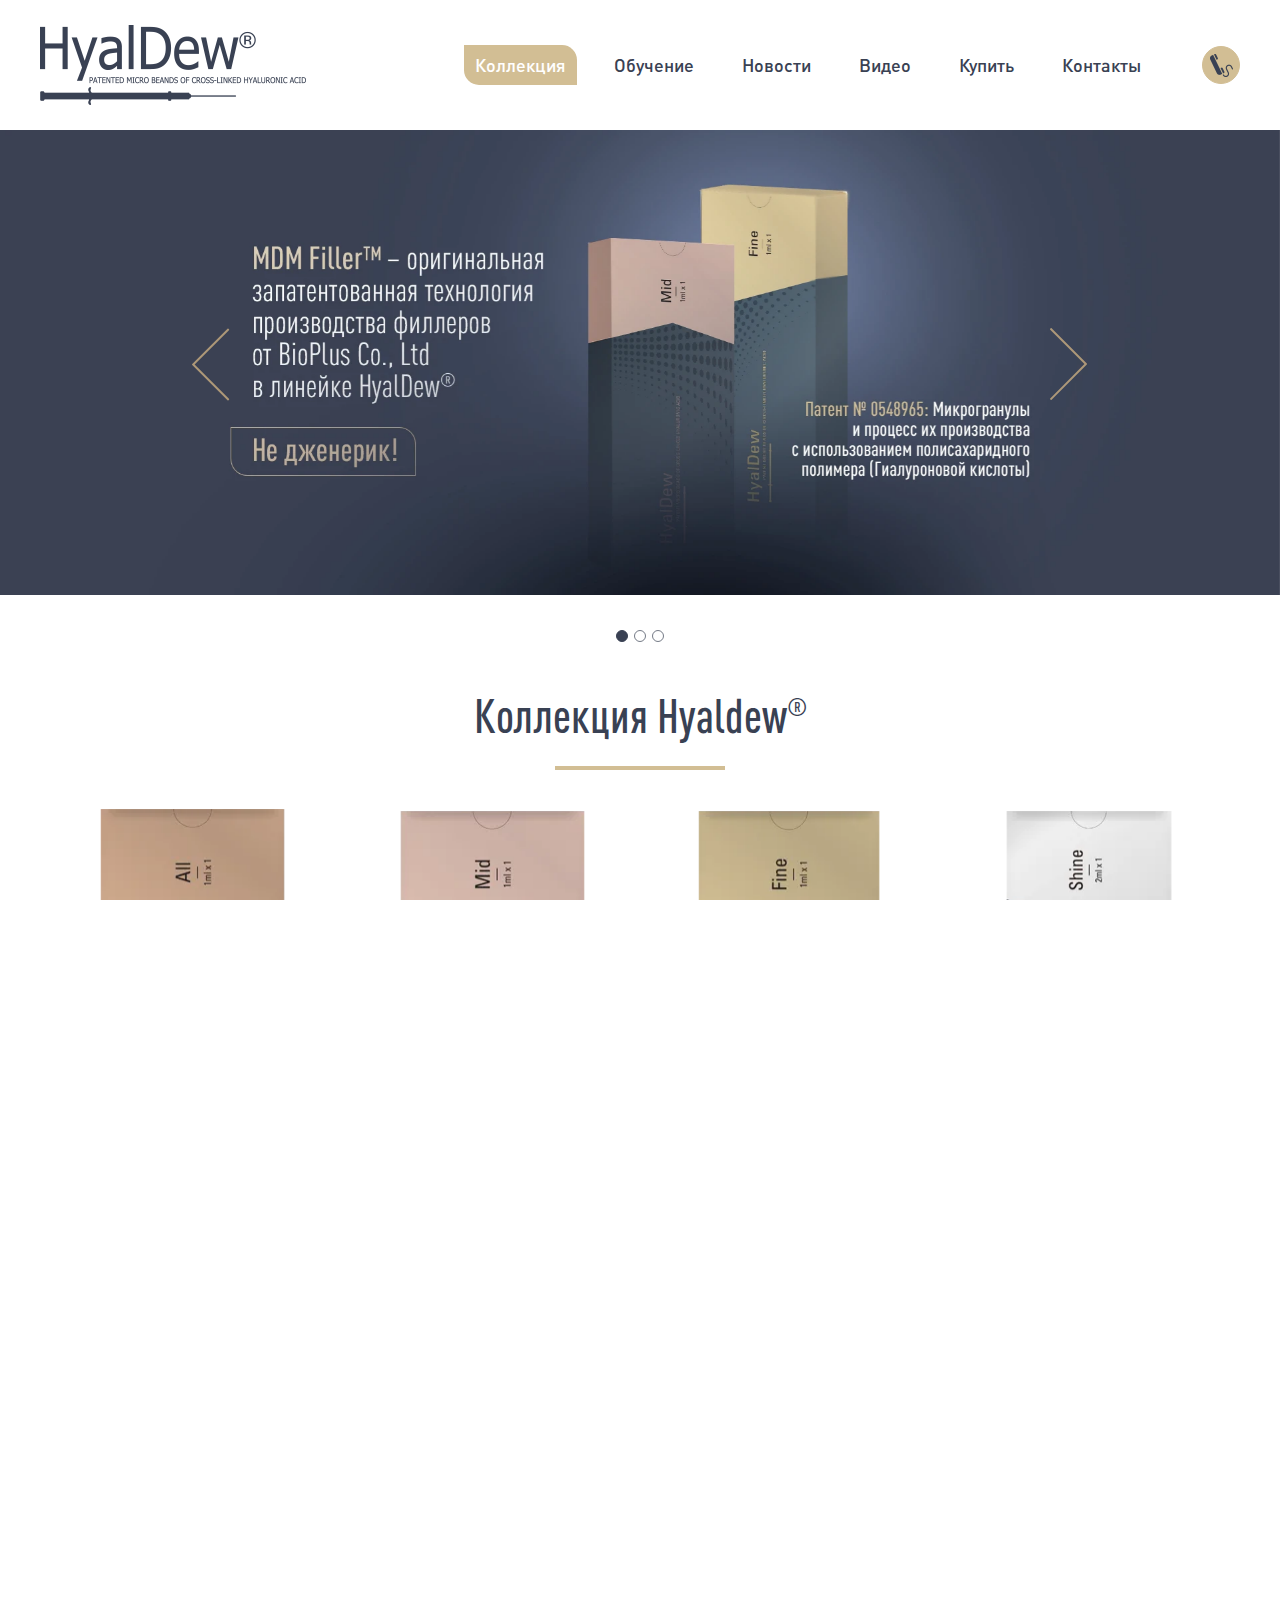
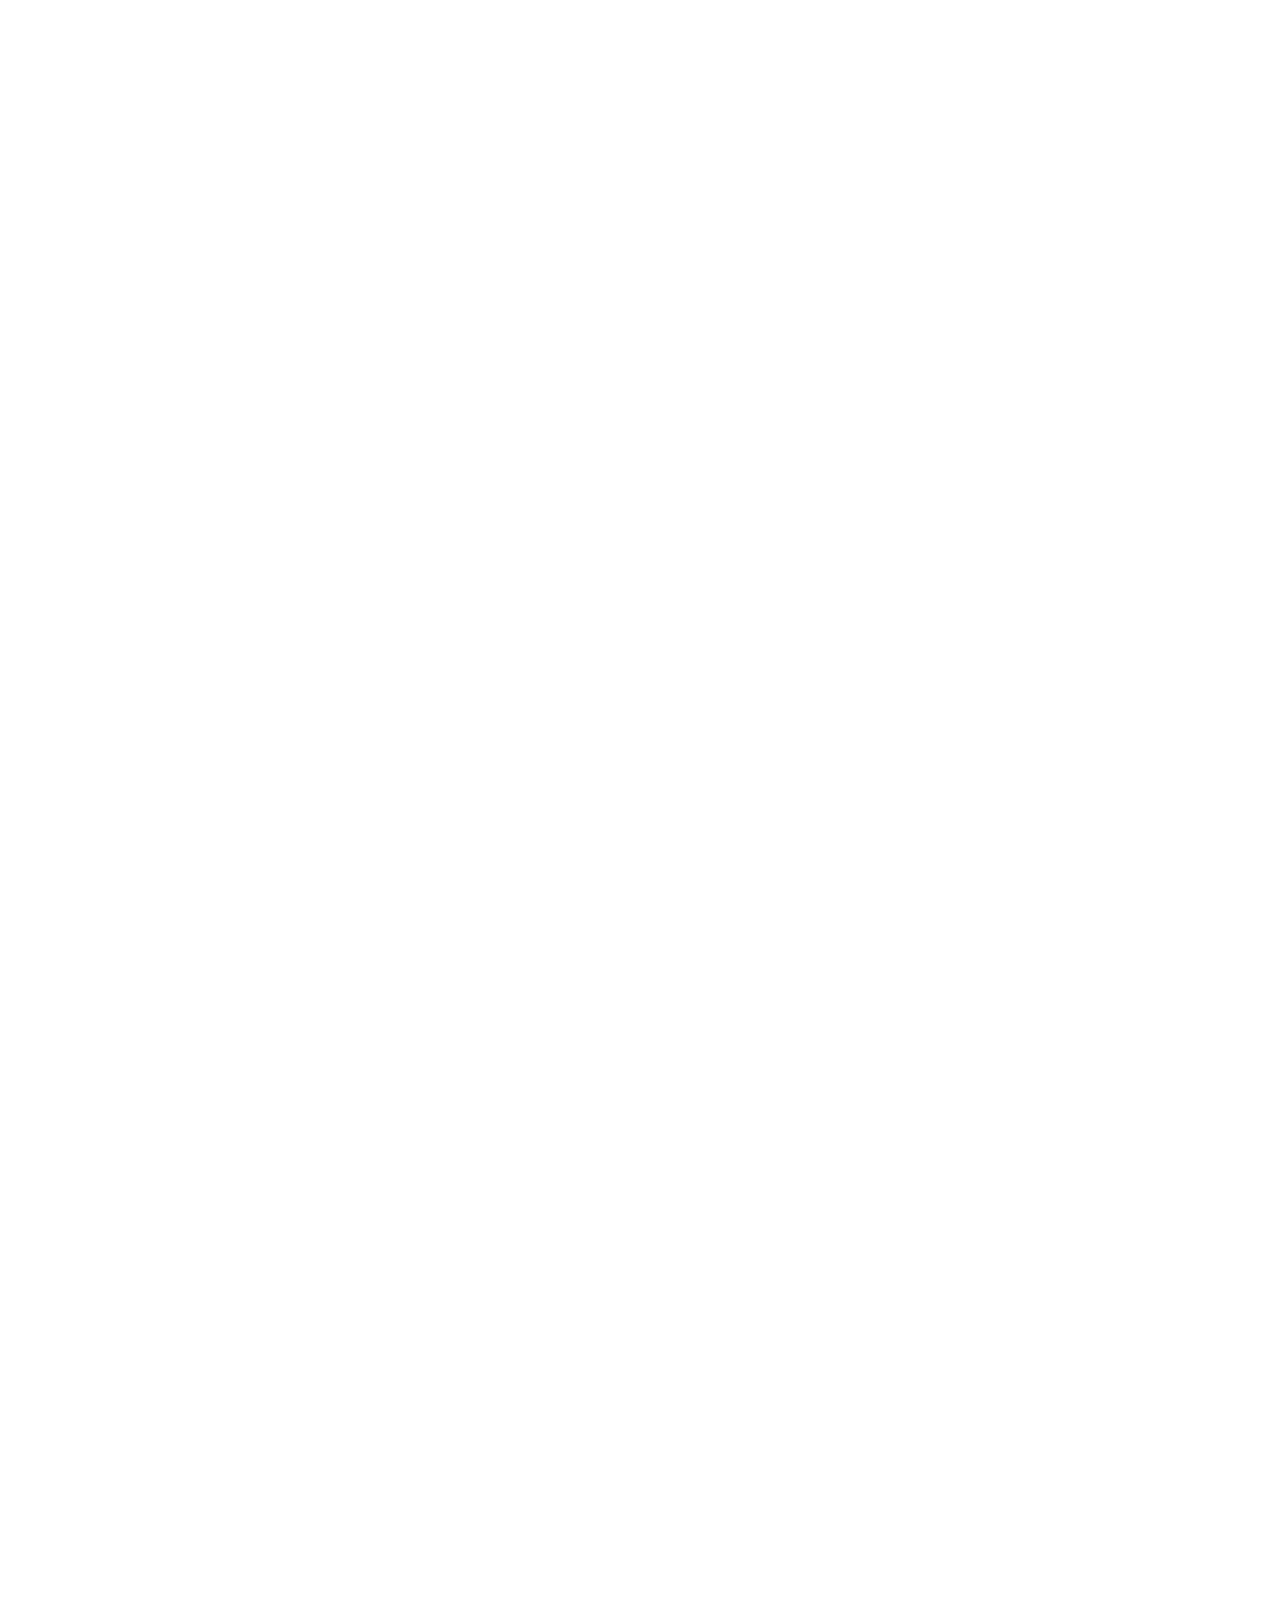
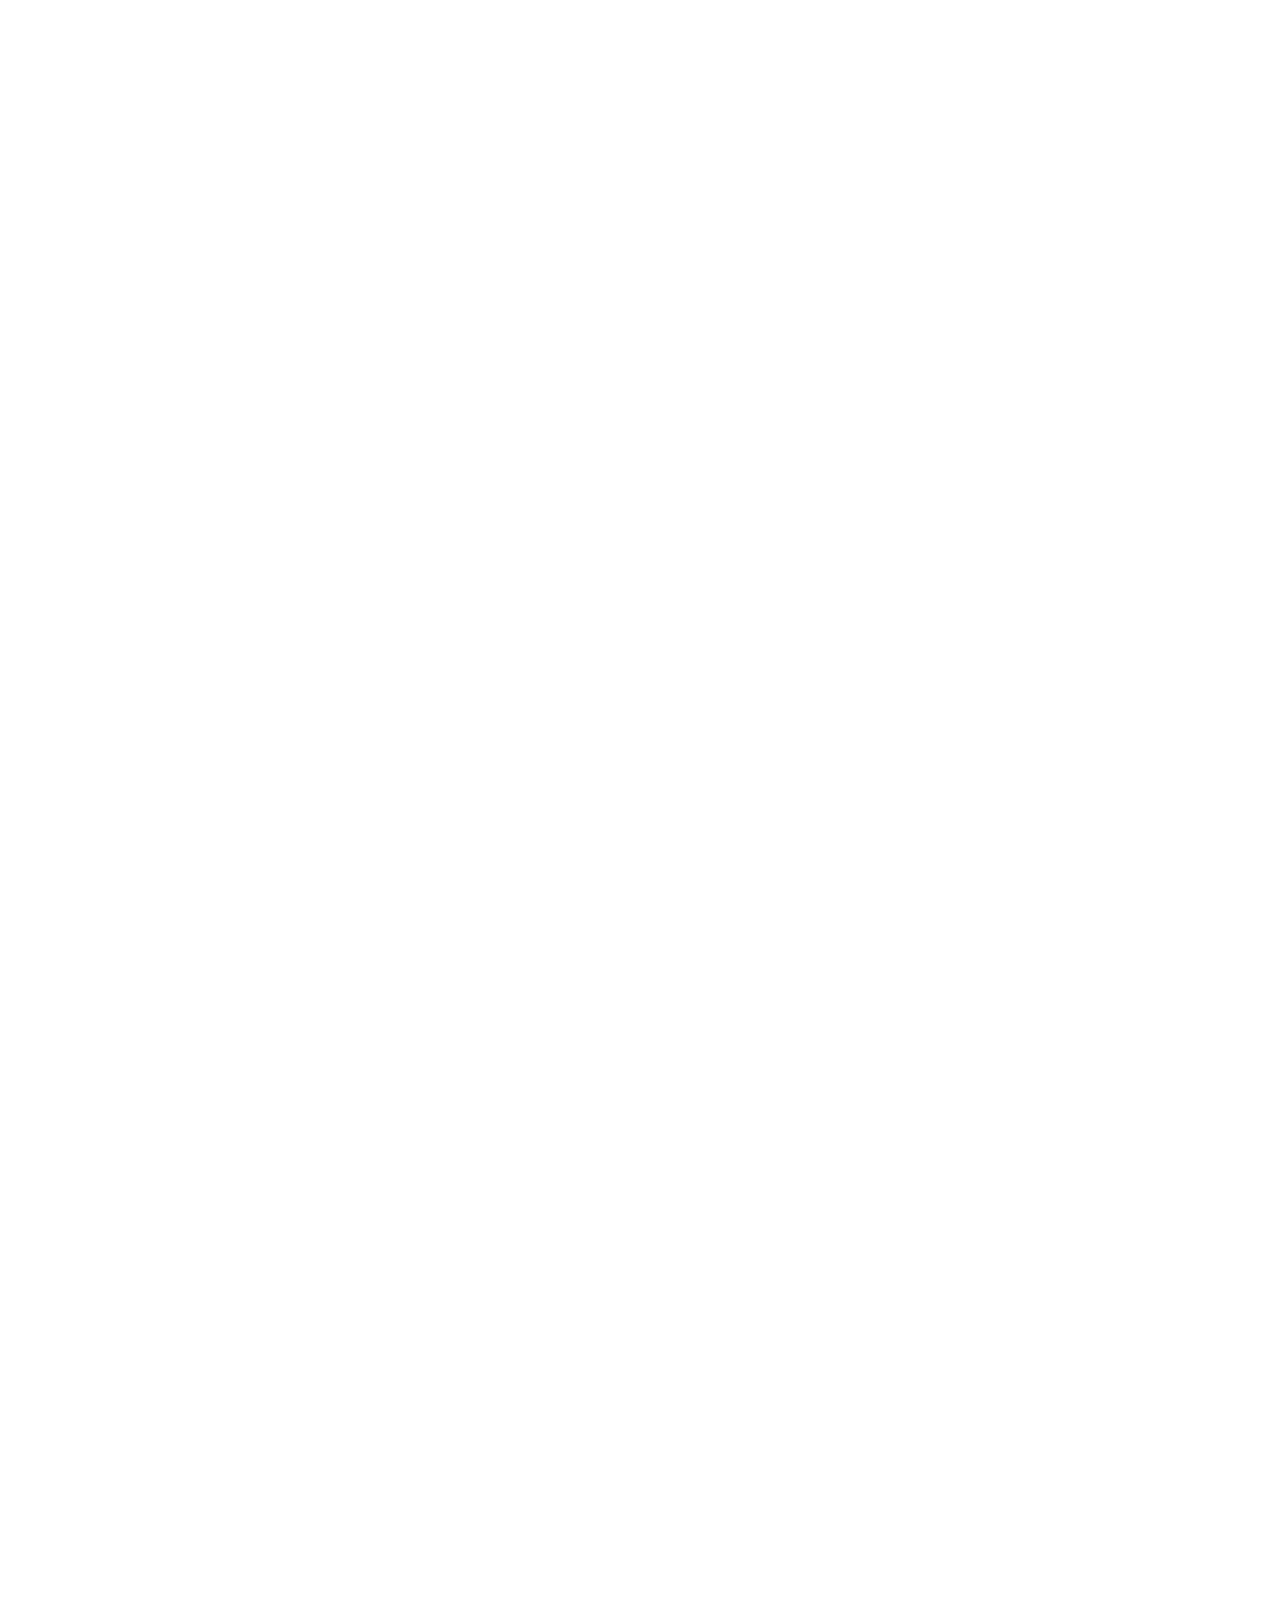
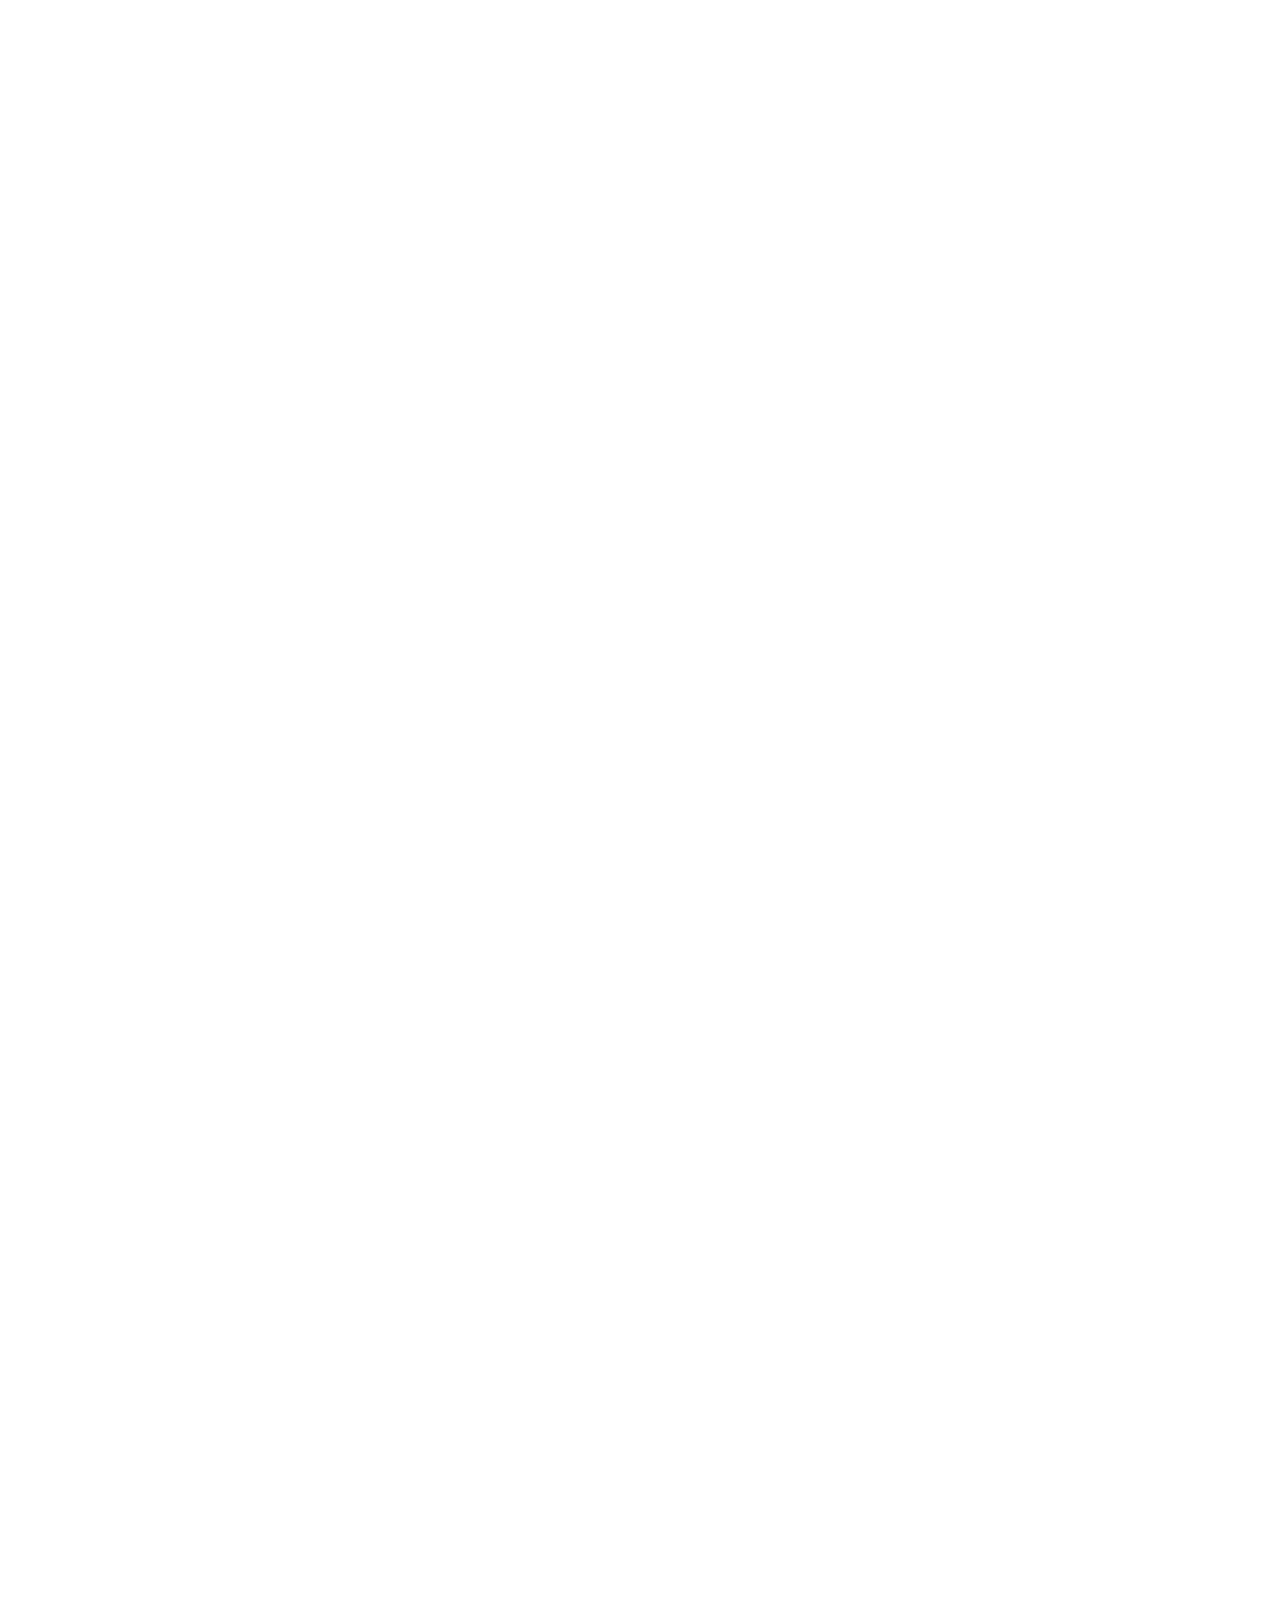
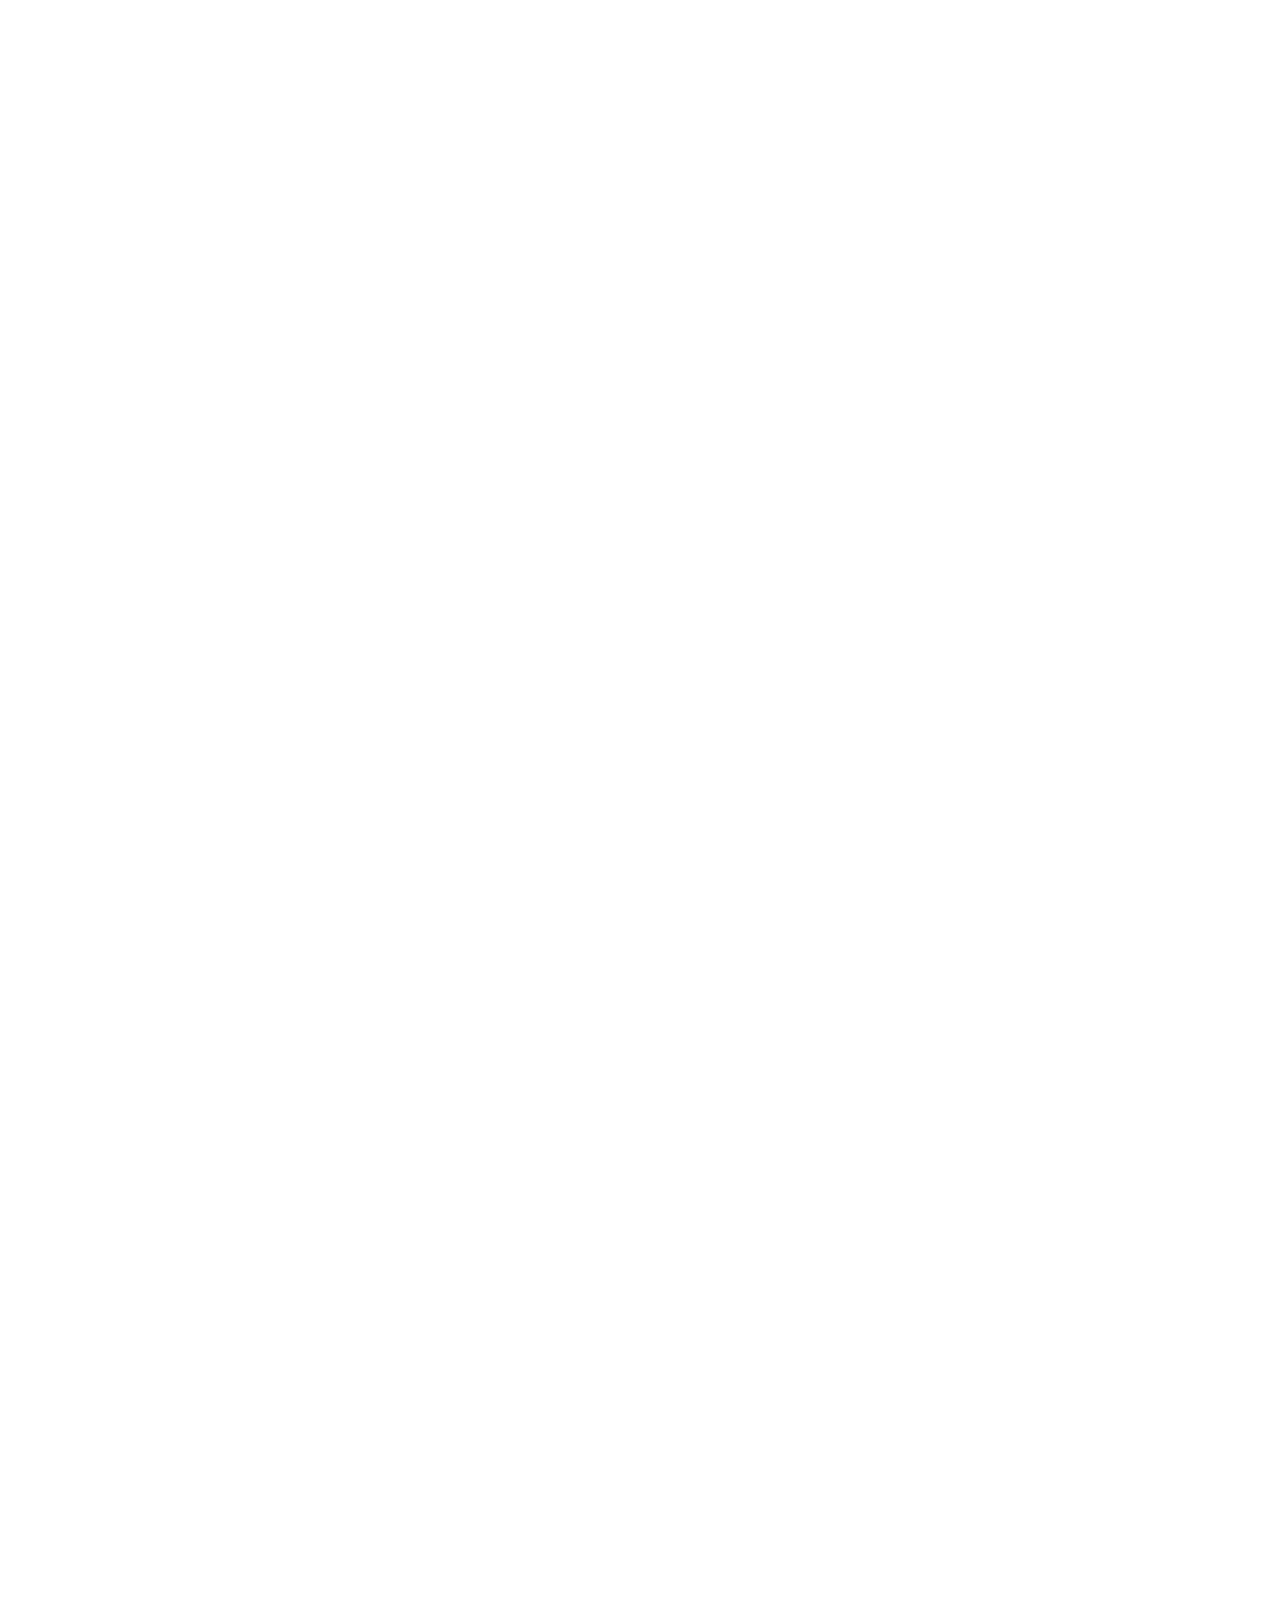
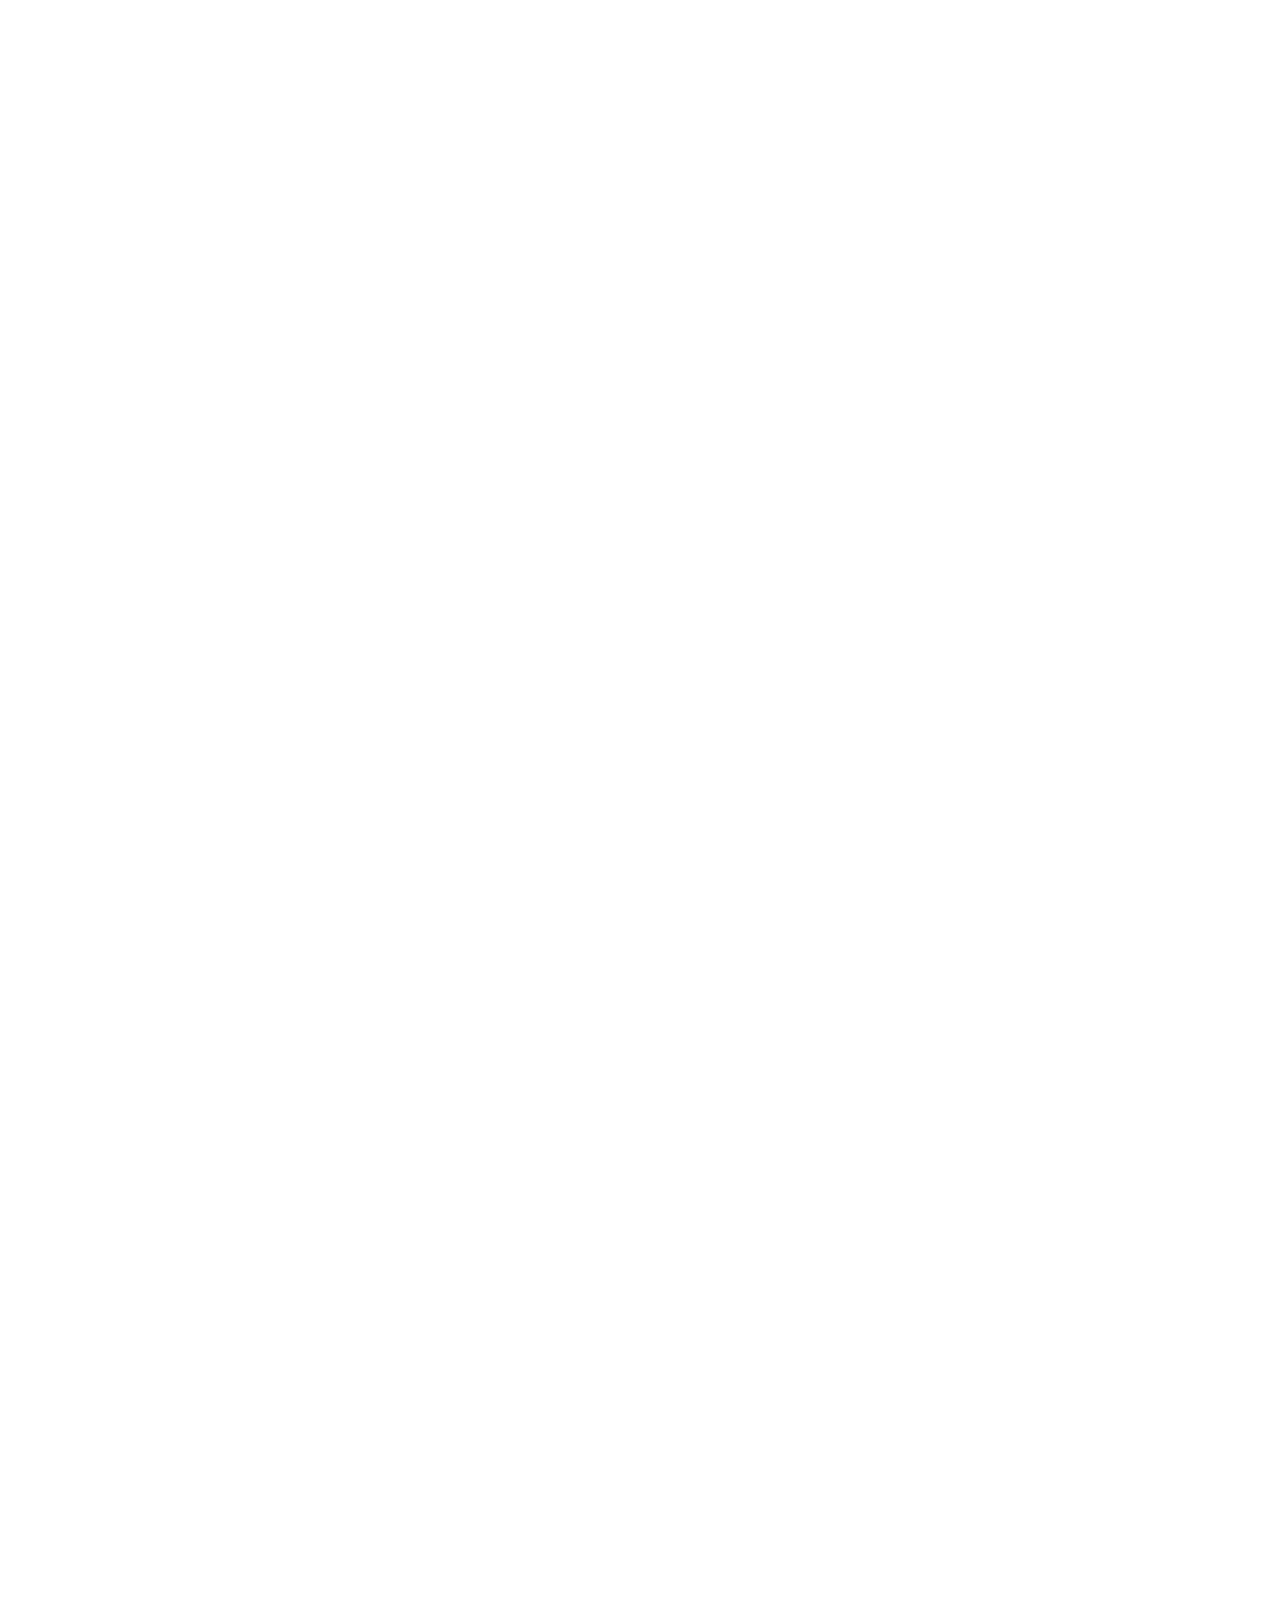
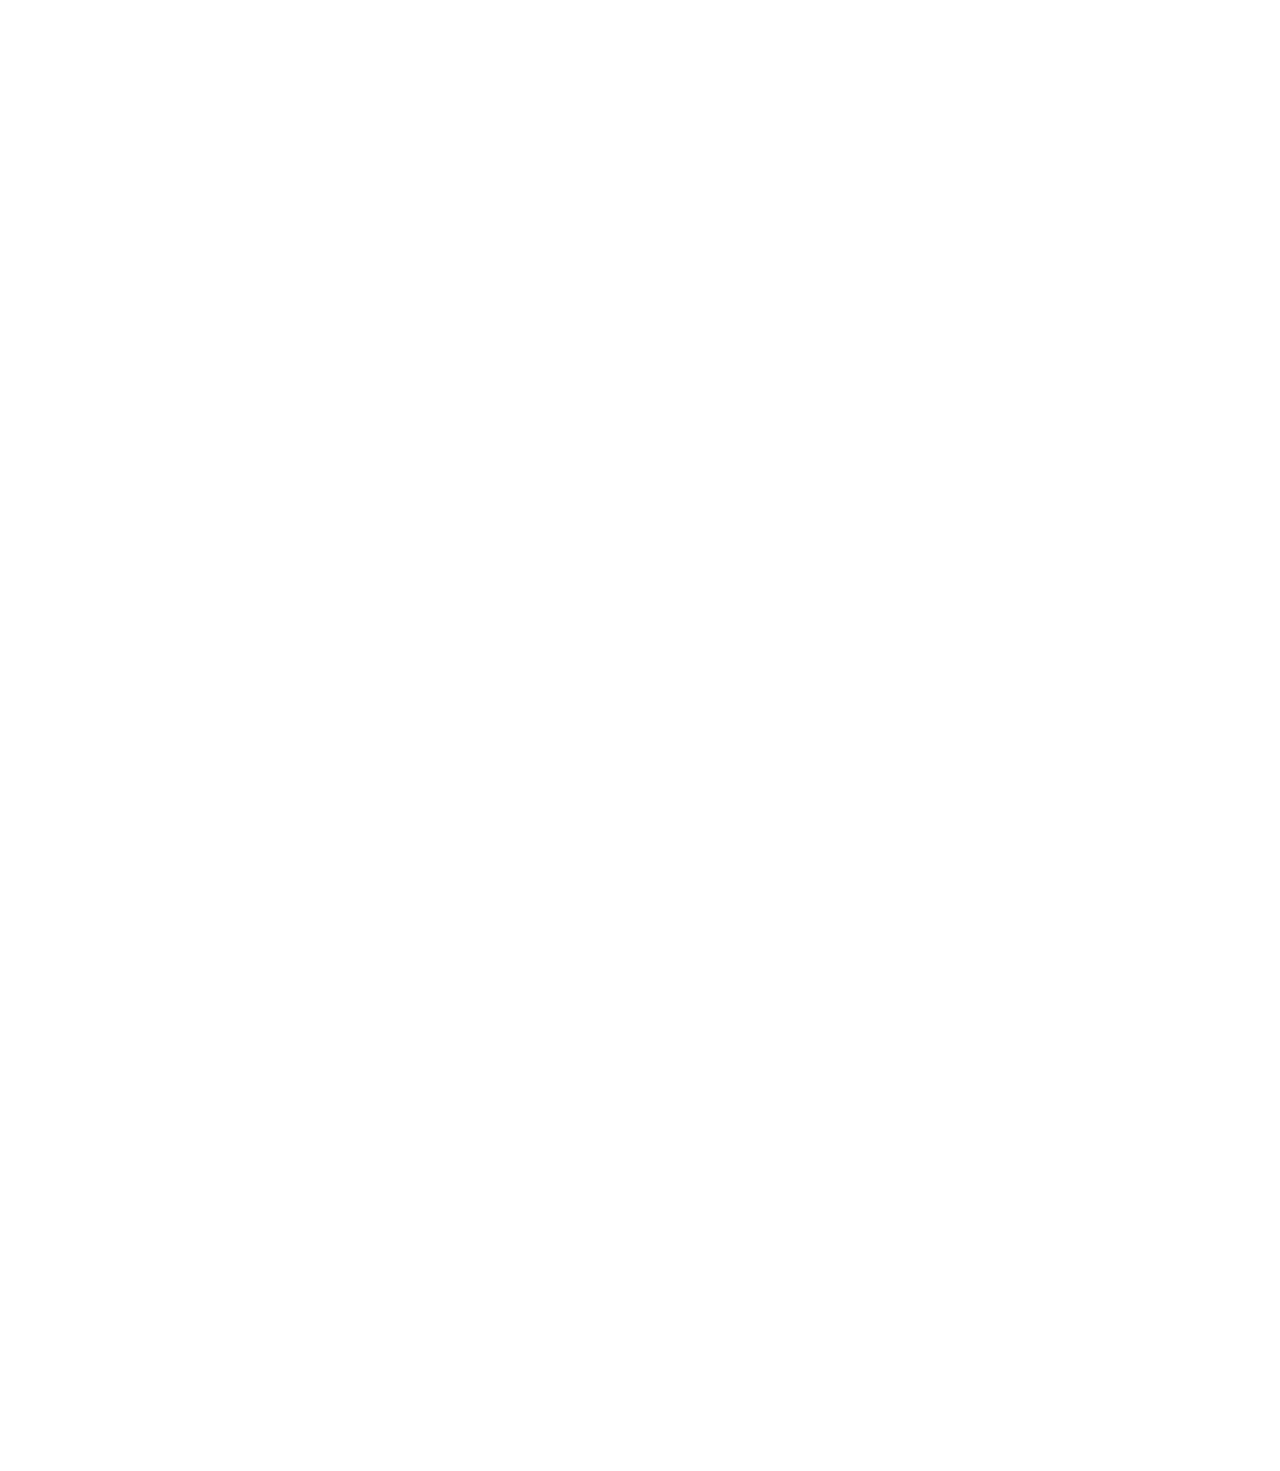
<file: index.html>
<!DOCTYPE html>
<html lang="ru">
<head>
    <meta charset="UTF-8">
    <meta http-equiv="X-UA-Compatible" content="IE=edge">
    <meta name="viewport" content="width=device-width, initial-scale=1.0">
    <link rel="stylesheet" href="fonts/fonts.css">
    <link rel="stylesheet" href="css/bvselect.css">
    <link rel="stylesheet" href="css/splide.min.css">
    <link rel="stylesheet" href="css/style.css">
    <link rel="stylesheet" href="css/adaptive.css">
    <title>HualDew</title>
</head>
<body>
    <header class="header container">
        <button class="menu">
            <svg width="50" height="50" viewBox="0 0 100 100">
              <path class="line line1" stroke-linecap="round" d="M 20,29.000046 H 80.000231 C 80.000231,29.000046 94.498839,28.817352 94.532987,66.711331 94.543142,77.980673 90.966081,81.670246 85.259173,81.668997 79.552261,81.667751 75.000211,74.999942 75.000211,74.999942 L 25.000021,25.000058" />
              <path class="line line2" stroke-linecap="round" d="M 20,50 H 80" />
              <path class="line line3" stroke-linecap="round" d="M 20,70.999954 H 80.000231 C 80.000231,70.999954 94.498839,71.182648 94.532987,33.288669 94.543142,22.019327 90.966081,18.329754 85.259173,18.331003 79.552261,18.332249 75.000211,25.000058 75.000211,25.000058 L 25.000021,74.999942" />
            </svg>
        </button>
        <div class="header_logo">
            <img src="images/logo.svg" alt="HyalDew logo">
        </div>
        <nav class="header_nav">
            <ul class="header_nav-list">
                <li class="header_nav-item"><a href="index.html" class="header_nav-link header_nav-link--current-page">Коллекция</a></li>
                <li class="header_nav-item"><a href="education.html" class="header_nav-link">Обучение</a></li>
                <li class="header_nav-item"><a href="#" class="header_nav-link">Новости</a></li>
                <li class="header_nav-item"><a href="#" class="header_nav-link">Видео</a></li>
                <li class="header_nav-item"><a href="buy.html" class="header_nav-link">Купить</a></li>
                <li class="header_nav-item"><a href="#" class="header_nav-link">Контакты</a></li>
            </ul>
        </nav>
        <a href="tel:+70000000" class="header_tel"></a>
    </header>

    <main>

        <section class="top-slider splide">
            <div class="splide__track">
                <ul class="splide__list">
                    <!-- <li class="splide__slide">
                        <img class="splide__slide-img splide__slide-img--slide-1" src="/images/slider/slide-1.webp" alt="filler image">
                        <div class="splide__text-block">
                            <div class="splide__left-block">
                                <p><span class="splide__slide--highlighting-words-lighter">MDM Filler™</span> - оригинальная запатентованная технология производства филлеров <br> от BioPlus Co., Ltd <br> в линейке HyalDew<sup class="reserved">®</sup></p>
                                <span class="drop-element drop-element--transparent-style">Не дженерик!</span>
                            </div>
                            <div class="splide__right-block">
                                <p><span class="splide__slide--highlighting-words">Патент № 0548965:</span> Микрогранулы и процесс их производства с использованием полисахаридного полимера (Гиалуроновой кислоты)</p>
                            </div>
                        </div>
                    </li> -->
                    <li class="splide__slide">
                        <img class="slide-img-mob" src="images/top-slider/banner-1-mob.webp" alt="filler image">
                        <img class="splide__slide-img" src="images/top-slider/banner-1.webp" alt="filler image">
                        
                    </li>
                    <li class="splide__slide">
                        <img class="splide__slide-img" src="images/top-slider/banner-2.webp" alt="filler image">
                        <img class="slide-img-mob" src="images/top-slider/banner-2-mob.webp" alt="filler image">
                    </li>
                    <li class="splide__slide">
                        <img class="splide__slide-img" src="images/top-slider/banner-1.webp" alt="filler image">
                        <img class="slide-img-mob" src="images/top-slider/banner-1-mob.webp" alt="filler image">
                    </li>
                </ul>
            </div>
        </section>

        <section class="showcase">
            <div class="container">
                <h2>Коллекция Hyaldew<sup class="reserved">®</sup></h2>
                <ul class="showcase_product-list">
                    <li class="showcase_product-list-item">
                        <img class="showcase_product-img" src="images/showcase/All.webp" alt="HualDew All">
                        <h3 class="showcase_product-title">
                            Hyaldew<sup class="reserved">®</sup> All
                        </h3>
                        <a class="showcase_product-link" href="product_page.html"><span class="showcase_product-text">Узнать больше</span></a>
                    </li>

                    <li class="showcase_product-list-item">
                        <img class="showcase_product-img" src="images/showcase/Mid.webp" alt="HualDew Mid">
                        <h3 class="showcase_product-title">
                            Hyaldew<sup class="reserved">®</sup> Mid
                        </h3>
                        <a class="showcase_product-link" href="product_page.html"><span class="showcase_product-text">Узнать больше</span></a>
                    </li>

                    <li class="showcase_product-list-item">
                        <img class="showcase_product-img" src="images/showcase/Fine.webp" alt="HualDew Fine">
                        <h3 class="showcase_product-title">
                            Hyaldew<sup class="reserved">®</sup> Fine
                        </h3>
                        <a class="showcase_product-link" href="product_page.html"><span class="showcase_product-text">Узнать больше</span></a>
                    </li>

                    <li class="showcase_product-list-item">
                        <img class="showcase_product-img" src="images/showcase/Shine.webp" alt="HualDew Shine">
                        <h3 class="showcase_product-title">
                            Hyaldew<sup class="reserved">®</sup> Shine
                        </h3>
                        <a class="showcase_product-link" href="product_page.html"><span class="showcase_product-text">Узнать больше</span></a>
                    </li>

                </ul>
            </div>
            
        </section>

        <section class="about-brand">
            <div class="container container--relative">
                <div class="top-right-corner"></div>
                <p>Эксклюзивная дистрибьюция бренда Hyaldew от концерна BioPlus Co., Ltd (Южная Корея)</p>
                <div class="about-brand_representation">
                    <p>с 13 марта 2023 года представлена компанией</p>
                    <img src="images/esthetikus-logo.svg" alt="esthetikus logo">
                </div>
                <p>Регистрационное удостоверение № РЗН 2023/19791 от 13.03.2023. Приказ от 13.03.2023 № 1341</p>
                <div class="bottom-left-corner"></div>
            </div>
        </section>

        <section class="about-product">
            <div class="container container--relative">
                <h2>BioPlus Co., Ltd (Южная Корея)</h2>
                <div class="about-product_description-block">
                    <div class="about-product_text-block">
                        <p>Производитель HyalDew<sup class="reserved">®</sup> BioPlus Co., Ltd (Южная Корея) - <br> известный во всем мире, имеющий 7 патентов. 
                            <br> Филлерами работают более чем в 10 странах мира.</p>
                        <p>BioPlus Co., Ltd - единственный производитель,<br> получивший одобрение Министерством безопасности<br> пищевых продуктов и медикаментов и CE сертификацию сшивки DVS в производстве наполнителей.</p>
                    </div>
                    <div class="about-product_description-img"></div>
                </div>
            </div>
        </section>

        <section class="technology">
            <div class="container container--relative">
                <div class="top-right-corner"></div>
                <h2>Технология Hyaldew<sup class="reserved">®</sup></h2>
                <div class="technology_text-block">
                    <p><span class="text-selection">MDM Filler™ - передовая мировая технология</span> производства филлеров <br> в линейке HyalDew<sup class="reserved">®</sup> от BioPlus Co., Ltd</p>
                </div>
                <div class="technology_img-block">
                    <img src="images/technology/compound.png" alt="Монофазная технология микрогранул, Технология многоступенчатой перекрестной сшивки дивинилсульфоном, Степень многократного амфильного очищения формулы после сшивки">
                </div>
                <div class="technology_scheme-block">
                    <img src="images/technology/creation-scheme.webp" alt="Схема создания филлера">
                </div>
                <div class="technology_link">
                    <a href="#" class="link"><span class="link_text">Узнать больше о технологии</span></a>
                </div>
                <div class="technology_attention-block">
                    <div class="technology_attention-img"></div>
                    <div class="technology_attention_text-block">
                        <p>Оригинальная запатентованная <br> технология от концерна <br>
                            BIO PLUS. СO, LTD <br>
                            в линейке HyalDew<sup class="reserved">®</sup></p>
                        <span class="drop-element drop-element--technology-style">не дженерик!</span>
                    </div>
                    <ul class="technology_benefits-list list">
                        <li class="list_item">Патент №0548965: микрогранулы и процесс их производства с использованием полисахаридного полимера (Гиалуроновой кислоты)</li>
                        <li class="list_item">Может быть использован 
                            для восстановления потерянного объема 
                            и регенерации кожного покрова.</li>
                        <li class="list_item">Применение: демонстрирует высокую биосовместимость и биологическую безопасность 
                            при использовании макромолекул.</li>
                        <li class="list_item">Разница с конкурирующими продуктами: 
                            производство в микрогранулах увеличило продолжительность клинического эффекта.</li>
                    </ul>
                </div>
                

                <div class="bottom-left-corner"></div>
            </div>
        </section>

        <section class="security">
            <div class="container container--relative">
                <h2>Безопасность Hyaldew<sup class="reserved">®</sup></h2>
                <div class="security_benefits-list list">
                    <li class="list_item">Гиалуроновая кислота высочайшей степени чистоты от передового производителя Shiseido, Япония.</li>
                    <li class="list_item">Проведение многоступенчатой очистки-фильтрации по запатентованной технологии.</li>
                    <li class="list_item">Самые высокие стандарты защиты качества.</li>
                    <li class="list_item">Сертификаты соответствия GMP и CEP с фармакопеей.</li>
                </div>
                <div class="security_pedestal-title">
                    Hyaldew<sup class="reserved">®</sup> наилучшим <br> образом реализует свойства <br> идеального филлера
                </div>
            </div>
        </section>

        <section class="filler">
            <div class="container">
                <h2>Филлер Hyaldew<sup class="reserved">®</sup> не дает отеков!</h2>
                <div class="filler_benefits-list list">
                    <li class="list_item">Препарат №1 при отечно – деформационном типе старения, когда другие препараты не обеспечивают четкости овала и вызывают выраженные отеки</li>
                    <li class="list_item">Применяется для любой возрастной категорий пациентов, в том числе, при склонности к отёкам.</li>
                    <li class="list_item">Важный критерий, влияющий на постпроцедурные отеки – осмоляльность ГК – способность геля притягивать воду. В случае HyalDew<sup class="reserved">®</sup> данное значение в пределах 280-300 мосм/л, что соответствует параметрам плазмы крови человека, следовательно, нивелирует отеки.</li>
                </div>
            </div>
        </section>

        <section class="use">
            <div class="container container--relative">
                <h2>Применение Hyaldew<sup class="reserved">®</sup></h2>
                <div class="use_wrapper">
                    <ul class="use_list">
                        <li class="use_item gg">Носогубные складки и апертура <br> грушевидного отверстия, <br> элевация кончика носа</li>
                        <li class="use_item">Губы и периоральная зона, <br> «морщины кисета», <br> губоподбородочная складка</li>
                    </ul>
                    <ul class="use_list use_list--right">
                        <li class="use_item">Лоб, <br> надбровные дуги</li>
                        <li class="use_item">Средняя треть <br> и скуловая дуга</li>
                        <li class="use_item">Подбородок и углы <br> нижней челюсти <br> («Профиль Джоли»)</li>
                    </ul>
                    <div class="use_decor"></div>
                </div>
            </div>
        </section>

        <section class="icons-block">
            <div class="container">
                <ul class="icons-block_list">
                    <li class="icons-block_item">
                        <img src="images/icons-block/icons-block_1.svg" alt="">
                        <p>Коррекция возрастных изменений костей <br> лицевого скелета.</p>
                    </li>
                    <li class="icons-block_item">
                        <img src="images/icons-block/icons-block_2.svg" alt="">
                        <p>Заполнение областей дефицита <br> мягких тканей лица, а также введение <br> по реперным точкам.</p>
                    </li>
                    <li class="icons-block_item">
                        <img src="images/icons-block/icons-block_3.svg" alt="">
                        <p>Популярная концепция full-face <br> подразумевает одномоментную коррекцию <br> верхней, средней и нижней трети лица.</p>
                    </li>
                </ul>
            </div>
        </section>

        <section class="advantages">
            <div class="container container--relative">
                <h2>Преимущества Hyaldew<sup class="reserved">®</sup></h2>
                <div class="advantages_list list">
                    <li class="list_item">В основе производства продуктов HyalDew<sup class="reserved">®</sup> лежит <br> новая запатентованная технология сшивки ГК <br> дивинилсульфоном (DVS), без BDDE.</li>
                    <li class="list_item">Филлер пролонгированного действия. <br> Долговечность и поддержание формы после процедуры <br> до 18 месяцев.</li>
                    <li class="list_item">Филлер пластичный, не даёт отёка, снижен риск <br> аллергических реакций.</li>
                    <li class="list_item">Благодаря запатентованной технологии сшивки более <br> экономичен, по сравнению с конкурентами.</li>
                    <li class="list_item">Безопасный наполнитель с возможностью выведения из <br> организма, прекрасно выводится гиалуронидазой.</li>
                    <li class="list_item">Превосходная гидрофильная способность обеспечивает <br> выраженный моделирующий эффект.</li>
                </div>
                <div class="advantages_img"></div>
            </div>
        </section>

    </main>

    <footer class="footer">
        <div class="container">
            <div class="footer_wrapper">
                <div class="footer-left-col">
                    <div class="footer_info">
                        <img class="footer_logo" src="images/logo_white.png" alt="">
                        <div class="footer_links">
                            <a href="#">Политика конфиденциальности</a>
                            <a href="#">Пользовательское соглашение</a>
                        </div>
                    </div>
                    <nav class="footer_nav">
                        <ul class="footer_nav-list">
                            <li class="footer_nav-item"><a href="#">Коллекция</a></li>
                            <li class="footer_nav-item"><a href="education.html">Обучение</a></li>
                            <li class="footer_nav-item"><a href="#">Новости</a></li>
                            <li class="footer_nav-item"><a href="#">Видео</a></li>
                            <li class="footer_nav-item"><a href="#">Контакты</a></li>
                        </ul>
                    </nav>
                </div>
                <div class="footer-right-col">
                    <div class="footer_connection">
                        <a href="tel:+74950217254" class="footer_tel">+7 (495) 021-72-54</a>
                        <a href="mailto:info@hyaldew.ru" class="footer_mail">info@hyaldew.ru</a>
                    </div>
                    <ul class="footer_social-links">
                        <li class="footer_social-item">
                            <a href="#">
                                <svg xmlns="http://www.w3.org/2000/svg" width="24" height="24" viewBox="0 0 24 24"><path class="st0" d="M13.162 18.994c.609 0 .858-.406.851-.915-.031-1.917.714-2.949 2.059-1.604 1.488 1.488 1.796 2.519 3.603 2.519h3.2c.808 0 1.126-.26 1.126-.668 0-.863-1.421-2.386-2.625-3.504-1.686-1.565-1.765-1.602-.313-3.486 1.801-2.339 4.157-5.336 2.073-5.336h-3.981c-.772 0-.828.435-1.103 1.083-.995 2.347-2.886 5.387-3.604 4.922-.751-.485-.407-2.406-.35-5.261.015-.754.011-1.271-1.141-1.539-.629-.145-1.241-.205-1.809-.205-2.273 0-3.841.953-2.95 1.119 1.571.293 1.42 3.692 1.054 5.16-.638 2.556-3.036-2.024-4.035-4.305-.241-.548-.315-.974-1.175-.974h-3.255c-.492 0-.787.16-.787.516 0 .602 2.96 6.72 5.786 9.77 2.756 2.975 5.48 2.708 7.376 2.708z"/></svg>
                            </a>
                        </li>
                        <li class="footer_social-item">
                            <a href="#">
                                <svg xmlns="http://www.w3.org/2000/svg" width="24" height="24" viewBox="0 0 24 24"><path d="M.057 24l1.687-6.163c-1.041-1.804-1.588-3.849-1.587-5.946.003-6.556 5.338-11.891 11.893-11.891 3.181.001 6.167 1.24 8.413 3.488 2.245 2.248 3.481 5.236 3.48 8.414-.003 6.557-5.338 11.892-11.893 11.892-1.99-.001-3.951-.5-5.688-1.448l-6.305 1.654zm6.597-3.807c1.676.995 3.276 1.591 5.392 1.592 5.448 0 9.886-4.434 9.889-9.885.002-5.462-4.415-9.89-9.881-9.892-5.452 0-9.887 4.434-9.889 9.884-.001 2.225.651 3.891 1.746 5.634l-.999 3.648 3.742-.981zm11.387-5.464c-.074-.124-.272-.198-.57-.347-.297-.149-1.758-.868-2.031-.967-.272-.099-.47-.149-.669.149-.198.297-.768.967-.941 1.165-.173.198-.347.223-.644.074-.297-.149-1.255-.462-2.39-1.475-.883-.788-1.48-1.761-1.653-2.059-.173-.297-.018-.458.13-.606.134-.133.297-.347.446-.521.151-.172.2-.296.3-.495.099-.198.05-.372-.025-.521-.075-.148-.669-1.611-.916-2.206-.242-.579-.487-.501-.669-.51l-.57-.01c-.198 0-.52.074-.792.372s-1.04 1.016-1.04 2.479 1.065 2.876 1.213 3.074c.149.198 2.095 3.2 5.076 4.487.709.306 1.263.489 1.694.626.712.226 1.36.194 1.872.118.571-.085 1.758-.719 2.006-1.413.248-.695.248-1.29.173-1.414z"/></svg>
                            </a>
                        </li>
                        <li class="footer_social-item">
                            <a href="#">
                                <svg xmlns="http://www.w3.org/2000/svg" enable-background="new 0 0 100 100" viewBox="0 0 100 100" id="telegram"><path d="M89.442,11.418c-12.533,5.19-66.27,27.449-81.118,33.516c-9.958,3.886-4.129,7.529-4.129,7.529s8.5,2.914,15.786,5.1
                                    c7.286,2.186,11.172-0.243,11.172-0.243l34.244-23.073c12.143-8.257,9.229-1.457,6.315,1.457
                                    c-6.315,6.315-16.758,16.272-25.501,24.287c-3.886,3.4-1.943,6.315-0.243,7.772c6.315,5.343,23.558,16.272,24.53,17.001
                                    c5.131,3.632,15.223,8.861,16.758-2.186c0,0,6.072-38.13,6.072-38.13c1.943-12.872,3.886-24.773,4.129-28.173
                                    C98.185,8.018,89.442,11.418,89.442,11.418z"></path></svg>
                            </a>
                        </li>
                    </ul>
                </div>
            </div>
            <div class="footer_links-mob">
                <a href="#">Политика конфиденциальности</a>
                <a href="#">Пользовательское соглашение</a>
            </div>
            <span class="footer_doc-info">Регистрационное удостоверение № РЗН 2023/19791 от 13.03.2023. Приказ от 13.03.2023 № 1341</span>
            <div class="footer_partner-block">
                <div class="footer_partner-logo">
                    <img src="images/esthetikus-logo.svg" alt="">
                </div>
                <p>Компания "Аэстетикус" – официальный дистрибьютер HyalDew<sup class="reserved">®</sup> в России.</p>
                <p>Москва, Дербеневская набережная, д. 11, пом. 115, ком. 10</p>
                <p>График работы: с понедельника по пятницу с 9 до 18</p>
            </div>
        </div>
    </footer>

    <script src="js/splide.min.js"></script>
    <script src="js/bvselect.js"></script>
    <script src="js/autosize.min.js"></script>
    <script src="js/main.js"></script>
</body>
</html>
</file>
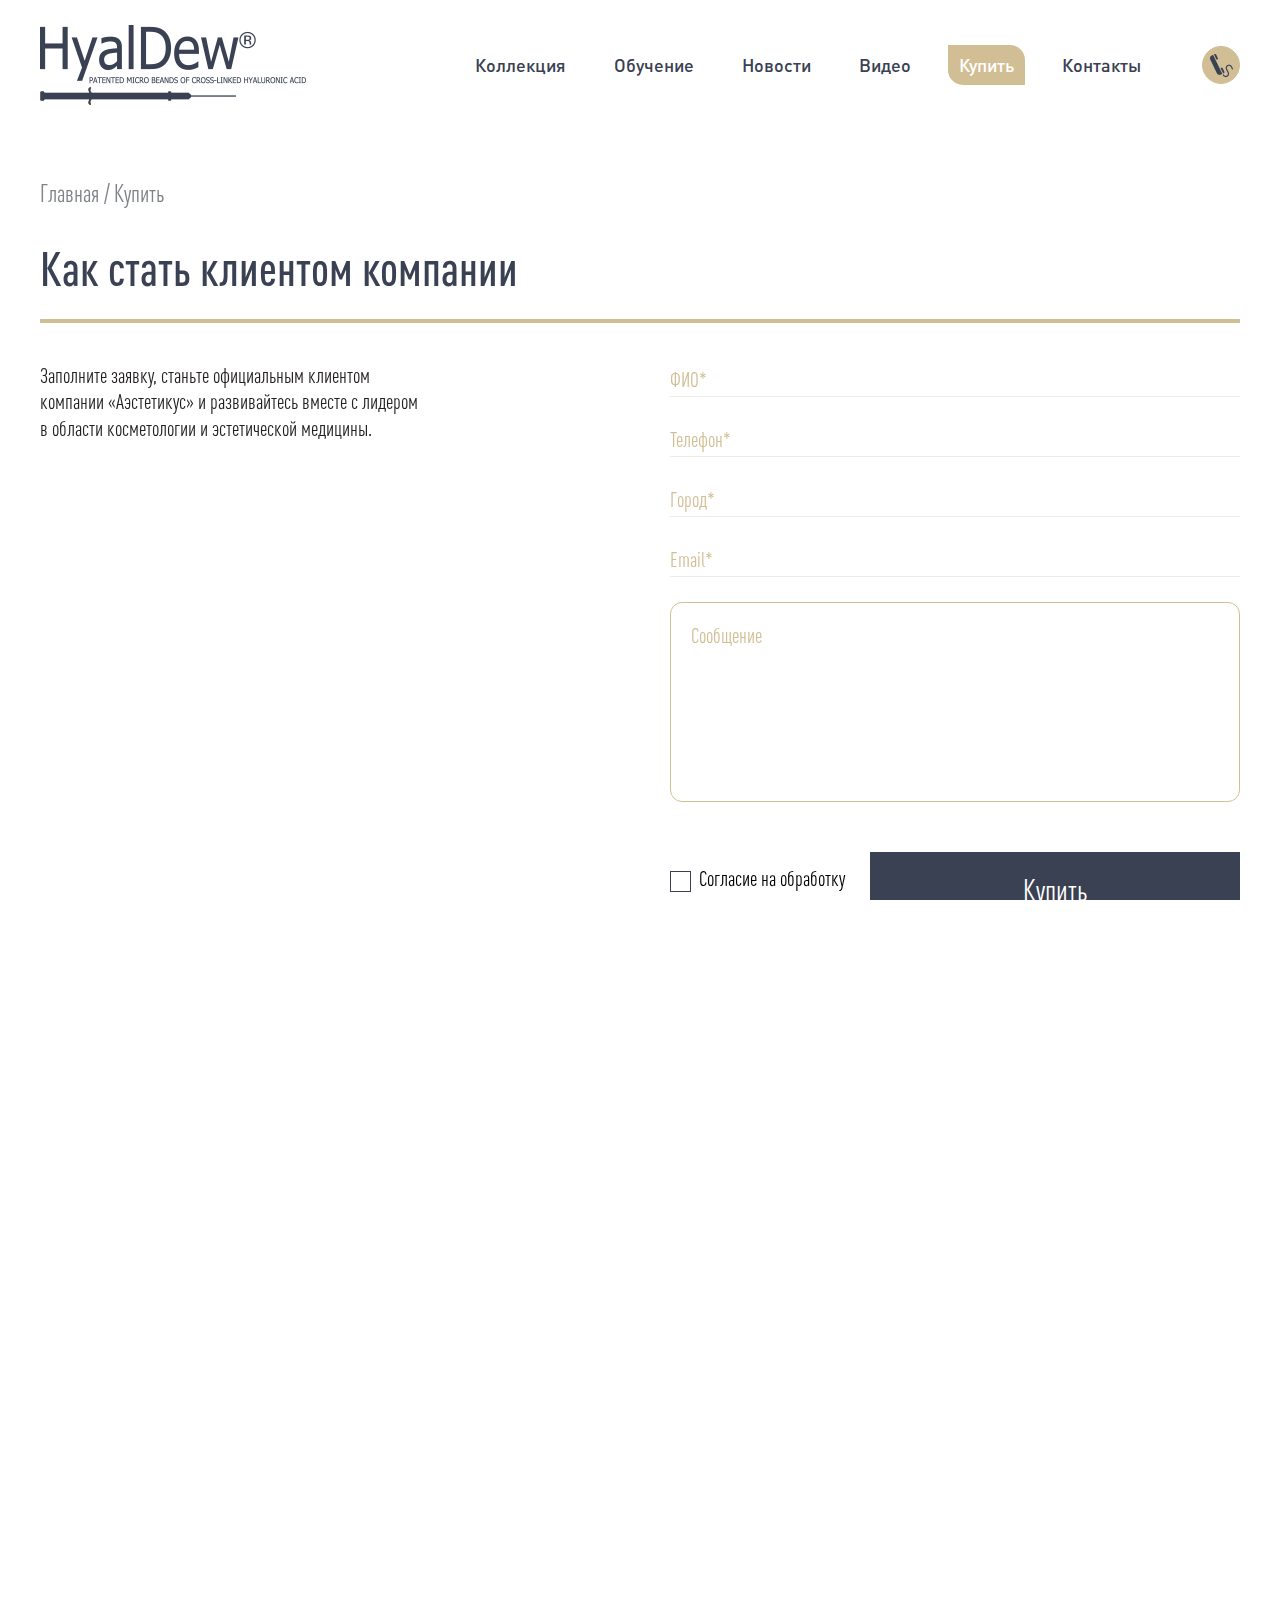
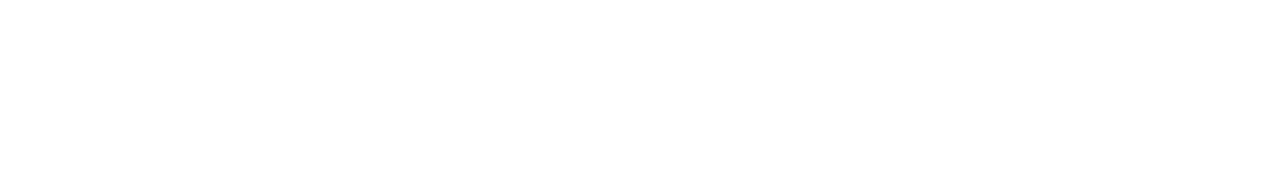
<file: buy.html>
<!DOCTYPE html>
<html lang="ru">
<head>
    <meta charset="UTF-8">
    <meta http-equiv="X-UA-Compatible" content="IE=edge">
    <meta name="viewport" content="width=device-width, initial-scale=1.0">
    <link rel="stylesheet" href="fonts/fonts.css">
    <link rel="stylesheet" href="css/bvselect.css">
    <link rel="stylesheet" href="css/splide.min.css">
    <link rel="stylesheet" href="css/style.css">
    <link rel="stylesheet" href="css/adaptive.css">
    <title>HualDew</title>
</head>
<body>
    <header class="header container">
        <button class="menu">
            <svg width="50" height="50" viewBox="0 0 100 100">
              <path class="line line1" stroke-linecap="round" d="M 20,29.000046 H 80.000231 C 80.000231,29.000046 94.498839,28.817352 94.532987,66.711331 94.543142,77.980673 90.966081,81.670246 85.259173,81.668997 79.552261,81.667751 75.000211,74.999942 75.000211,74.999942 L 25.000021,25.000058" />
              <path class="line line2" stroke-linecap="round" d="M 20,50 H 80" />
              <path class="line line3" stroke-linecap="round" d="M 20,70.999954 H 80.000231 C 80.000231,70.999954 94.498839,71.182648 94.532987,33.288669 94.543142,22.019327 90.966081,18.329754 85.259173,18.331003 79.552261,18.332249 75.000211,25.000058 75.000211,25.000058 L 25.000021,74.999942" />
            </svg>
        </button>
        <div class="header_logo">
            <img src="images/logo.svg" alt="HyalDew logo">
        </div>
        <nav class="header_nav">
            <ul class="header_nav-list">
                <li class="header_nav-item"><a href="index.html" class="header_nav-link">Коллекция</a></li>
                <li class="header_nav-item"><a href="education.html" class="header_nav-link">Обучение</a></li>
                <li class="header_nav-item"><a href="#" class="header_nav-link">Новости</a></li>
                <li class="header_nav-item"><a href="#" class="header_nav-link">Видео</a></li>
                <li class="header_nav-item"><a href="buy.html" class="header_nav-link header_nav-link--current-page">Купить</a></li>
                <li class="header_nav-item"><a href="#" class="header_nav-link">Контакты</a></li>
            </ul>
        </nav>
        <a href="tel:+70000000" class="header_tel"></a>
    </header>

    <main>
        <section class="buy">
            <div class="container">
                <ul class="bread-crumbs">
                    <li><a href="index.html">Главная</a></li>
                    <li><a href="#">Купить</a></li>
                </ul>
                <h2 class="h2--another-style">Как стать клиентом компании</h2>
                <div class="buy_wrapper">
                    <p class="buy_text">Заполните заявку, станьте официальным клиентом <br> компании «Аэстетикус» и развивайтесь вместе с лидером <br> в области косметологии и эстетической медицины.</p>
                    <form class="buy_form" action="">
                        <div class="form-wrapper">
                            <input class="input" type="text" name="name" placeholder=" " required>
                            <label for="name" class="placeholder">ФИО*</label>
                        </div>
                        <div class="form-wrapper">
                            <input type="tel" name="tel" placeholder=" " required>
                            <label for="tel" class="placeholder">Телефон*</label>
                        </div>
                        <div class="form-wrapper">
                            <input type="text" name="city" placeholder=" " required>
                            <label for="city" class="placeholder">Город*</label>
                        </div>
                        <div class="form-wrapper">
                            <input type="email" name="email" placeholder=" " required>
                            <label for="email" class="placeholder">Email*</label>
                        </div>
                        <textarea name="message" id="buy_form-message" placeholder="Сообщение"></textarea>
                        <div class="form_buttons-wrapper">
                            <div class="form_checkbox-wrapper">
                                <input type="checkbox" class="checkbox" id="сonsent" name="сonsent" value="yes">
                                <label for="сonsent">Cогласие на обработку <br> персональных данных.</label>
                            </div>
                            <button type="submit" class="btn"><span class="btn_text">Купить</span></button>
                        </div>
                    </form>
                </div>
            </div>
        </section>
    </main>

    <footer class="footer">
        <div class="container">
            <div class="footer_wrapper">
                <div class="footer-left-col">
                    <div class="footer_info">
                        <img class="footer_logo" src="images/logo_white.png" alt="">
                        <div class="footer_links">
                            <a href="#">Политика конфиденциальности</a>
                            <a href="#">Пользовательское соглашение</a>
                        </div>
                    </div>
                    <nav class="footer_nav">
                        <ul class="footer_nav-list">
                            <li class="footer_nav-item"><a href="#">Коллекция</a></li>
                            <li class="footer_nav-item"><a href="education.html">Обучение</a></li>
                            <li class="footer_nav-item"><a href="#">Новости</a></li>
                            <li class="footer_nav-item"><a href="#">Видео</a></li>
                            <li class="footer_nav-item"><a href="#">Контакты</a></li>
                        </ul>
                    </nav>
                </div>
                <div class="footer-right-col">
                    <div class="footer_connection">
                        <a href="tel:+74950217254" class="footer_tel">+7 (495) 021-72-54</a>
                        <a href="mailto:info@hyaldew.ru" class="footer_mail">info@hyaldew.ru</a>
                    </div>
                    <ul class="footer_social-links">
                        <li class="footer_social-item">
                            <a href="#">
                                <svg xmlns="http://www.w3.org/2000/svg" width="24" height="24" viewBox="0 0 24 24"><path class="st0" d="M13.162 18.994c.609 0 .858-.406.851-.915-.031-1.917.714-2.949 2.059-1.604 1.488 1.488 1.796 2.519 3.603 2.519h3.2c.808 0 1.126-.26 1.126-.668 0-.863-1.421-2.386-2.625-3.504-1.686-1.565-1.765-1.602-.313-3.486 1.801-2.339 4.157-5.336 2.073-5.336h-3.981c-.772 0-.828.435-1.103 1.083-.995 2.347-2.886 5.387-3.604 4.922-.751-.485-.407-2.406-.35-5.261.015-.754.011-1.271-1.141-1.539-.629-.145-1.241-.205-1.809-.205-2.273 0-3.841.953-2.95 1.119 1.571.293 1.42 3.692 1.054 5.16-.638 2.556-3.036-2.024-4.035-4.305-.241-.548-.315-.974-1.175-.974h-3.255c-.492 0-.787.16-.787.516 0 .602 2.96 6.72 5.786 9.77 2.756 2.975 5.48 2.708 7.376 2.708z"/></svg>
                            </a>
                        </li>
                        <li class="footer_social-item">
                            <a href="#">
                                <svg xmlns="http://www.w3.org/2000/svg" width="24" height="24" viewBox="0 0 24 24"><path d="M.057 24l1.687-6.163c-1.041-1.804-1.588-3.849-1.587-5.946.003-6.556 5.338-11.891 11.893-11.891 3.181.001 6.167 1.24 8.413 3.488 2.245 2.248 3.481 5.236 3.48 8.414-.003 6.557-5.338 11.892-11.893 11.892-1.99-.001-3.951-.5-5.688-1.448l-6.305 1.654zm6.597-3.807c1.676.995 3.276 1.591 5.392 1.592 5.448 0 9.886-4.434 9.889-9.885.002-5.462-4.415-9.89-9.881-9.892-5.452 0-9.887 4.434-9.889 9.884-.001 2.225.651 3.891 1.746 5.634l-.999 3.648 3.742-.981zm11.387-5.464c-.074-.124-.272-.198-.57-.347-.297-.149-1.758-.868-2.031-.967-.272-.099-.47-.149-.669.149-.198.297-.768.967-.941 1.165-.173.198-.347.223-.644.074-.297-.149-1.255-.462-2.39-1.475-.883-.788-1.48-1.761-1.653-2.059-.173-.297-.018-.458.13-.606.134-.133.297-.347.446-.521.151-.172.2-.296.3-.495.099-.198.05-.372-.025-.521-.075-.148-.669-1.611-.916-2.206-.242-.579-.487-.501-.669-.51l-.57-.01c-.198 0-.52.074-.792.372s-1.04 1.016-1.04 2.479 1.065 2.876 1.213 3.074c.149.198 2.095 3.2 5.076 4.487.709.306 1.263.489 1.694.626.712.226 1.36.194 1.872.118.571-.085 1.758-.719 2.006-1.413.248-.695.248-1.29.173-1.414z"/></svg>
                            </a>
                        </li>
                        <li class="footer_social-item">
                            <a href="#">
                                <svg xmlns="http://www.w3.org/2000/svg" enable-background="new 0 0 100 100" viewBox="0 0 100 100" id="telegram"><path d="M89.442,11.418c-12.533,5.19-66.27,27.449-81.118,33.516c-9.958,3.886-4.129,7.529-4.129,7.529s8.5,2.914,15.786,5.1
                                    c7.286,2.186,11.172-0.243,11.172-0.243l34.244-23.073c12.143-8.257,9.229-1.457,6.315,1.457
                                    c-6.315,6.315-16.758,16.272-25.501,24.287c-3.886,3.4-1.943,6.315-0.243,7.772c6.315,5.343,23.558,16.272,24.53,17.001
                                    c5.131,3.632,15.223,8.861,16.758-2.186c0,0,6.072-38.13,6.072-38.13c1.943-12.872,3.886-24.773,4.129-28.173
                                    C98.185,8.018,89.442,11.418,89.442,11.418z"></path></svg>
                            </a>
                        </li>
                    </ul>
                </div>
            </div>
            <div class="footer_links-mob">
                <a href="#">Политика конфиденциальности</a>
                <a href="#">Пользовательское соглашение</a>
            </div>
            <span class="footer_doc-info">Регистрационное удостоверение № РЗН 2023/19791 от 13.03.2023. Приказ от 13.03.2023 № 1341</span>
            <div class="footer_partner-block">
                <div class="footer_partner-logo">
                    <img src="images/esthetikus-logo.svg" alt="">
                </div>
                <p>Компания "Аэстетикус" – официальный дистрибьютер HyalDew<sup class="reserved">®</sup> в России.</p>
                <p>Москва, Дербеневская набережная, д. 11, пом. 115, ком. 10</p>
                <p>График работы: с понедельника по пятницу с 9 до 18</p>
            </div>
        </div>
    </footer>

    <script src="js/splide.min.js"></script>
    <script src="js/bvselect.js"></script>
    <script src="js/autosize.min.js"></script>
    <script src="js/main.js"></script>
</body>
</html>
</file>
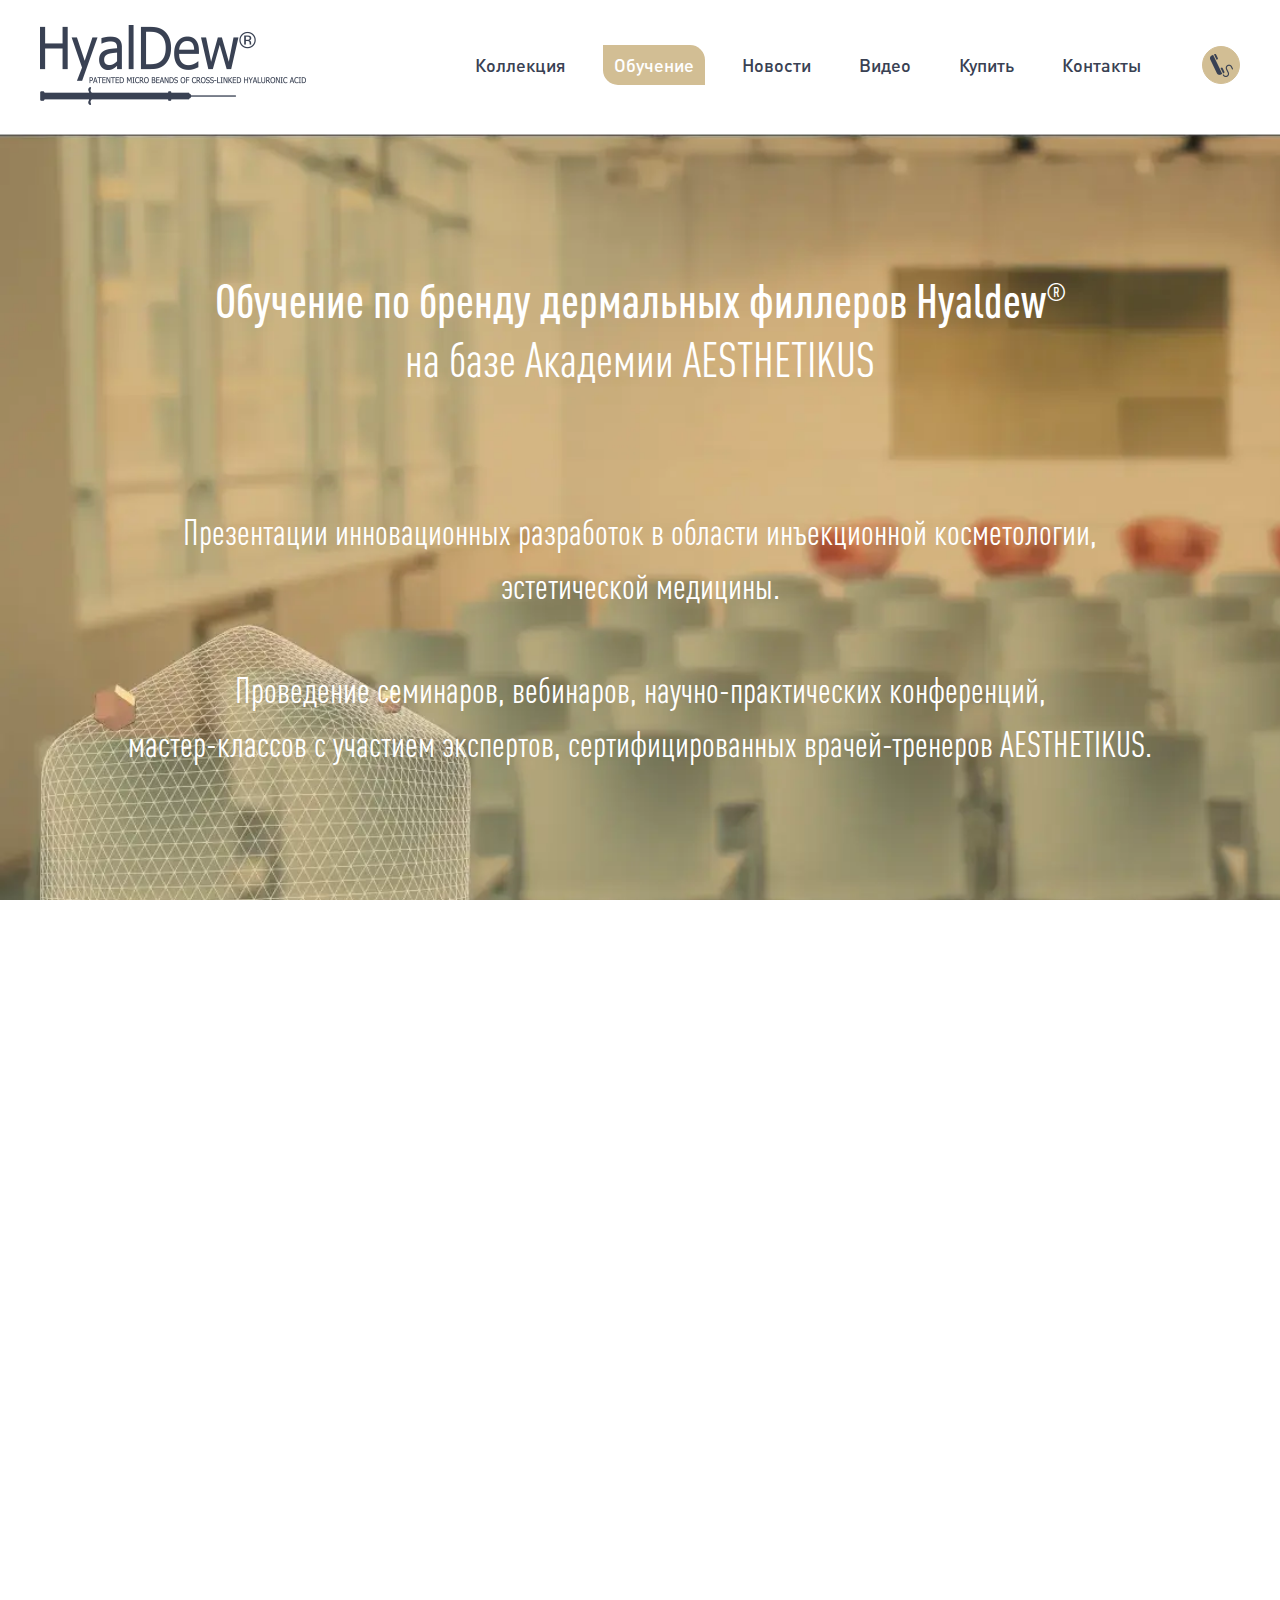
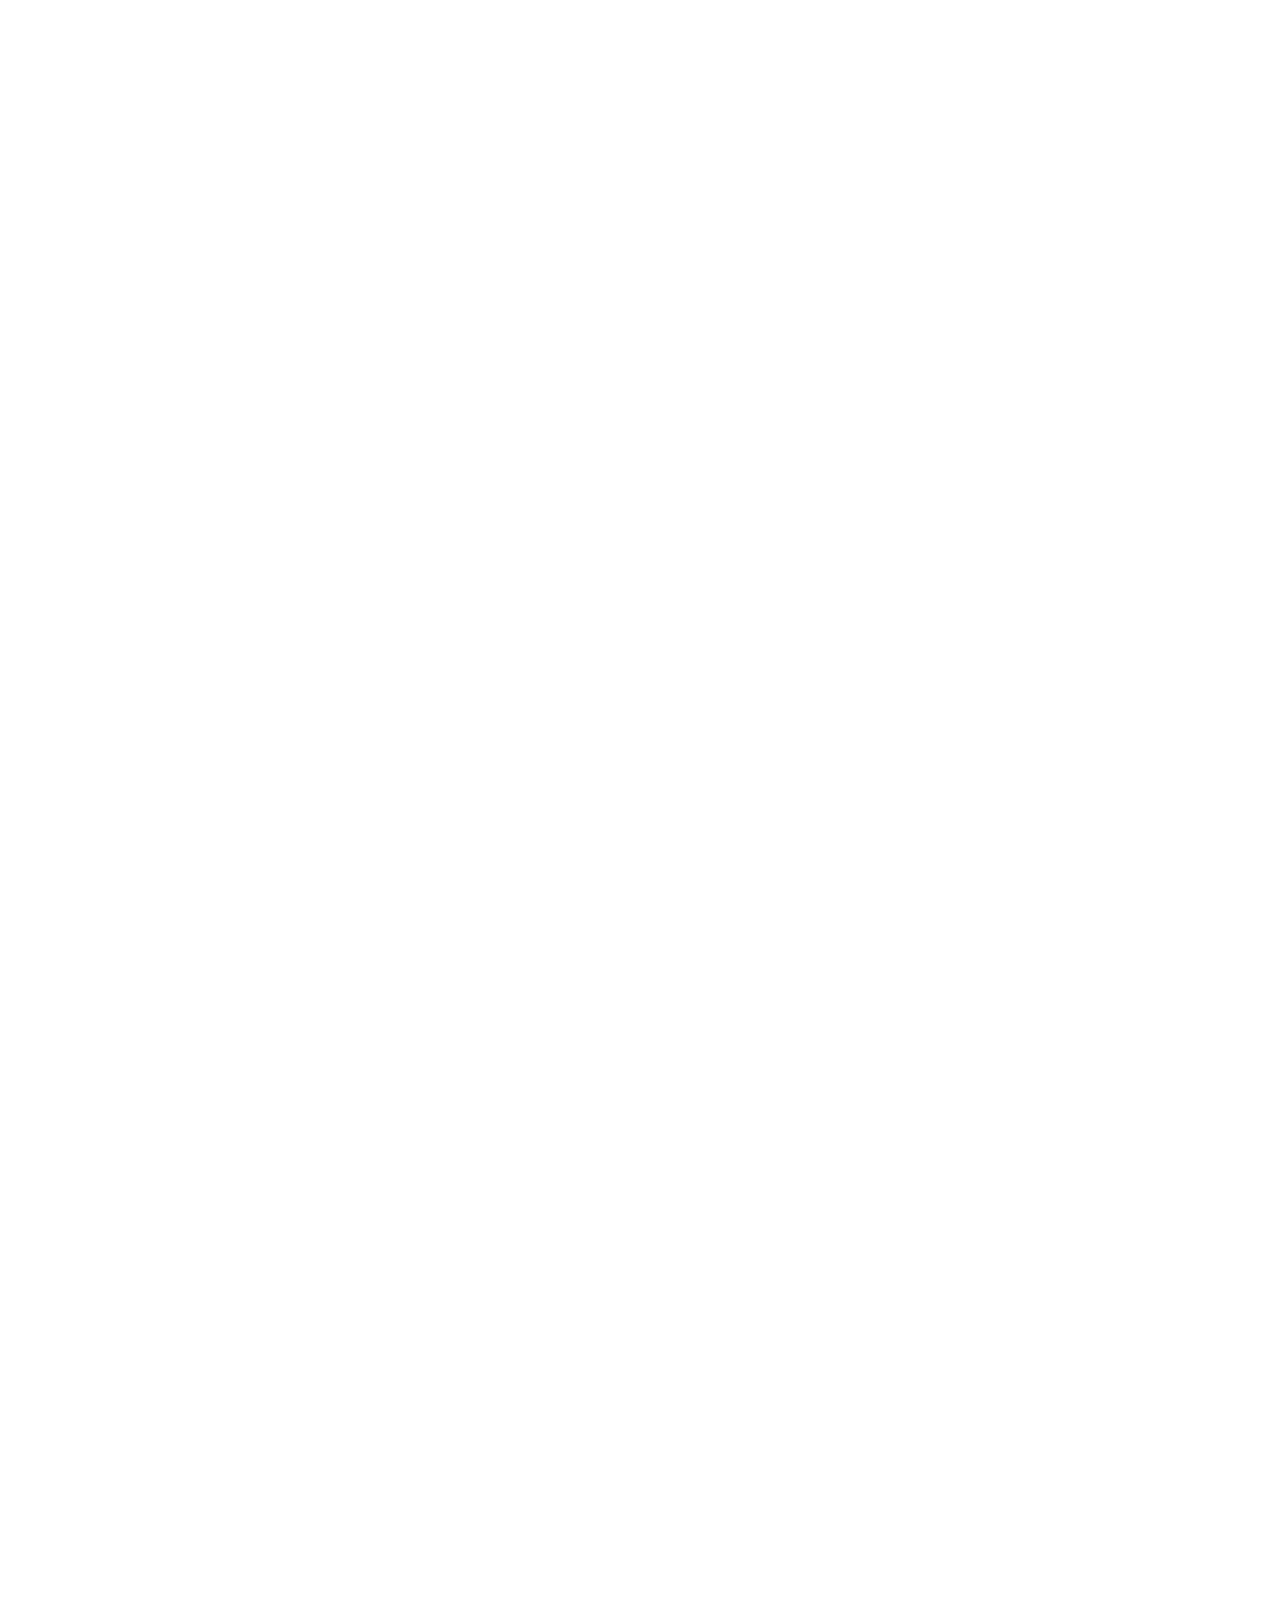
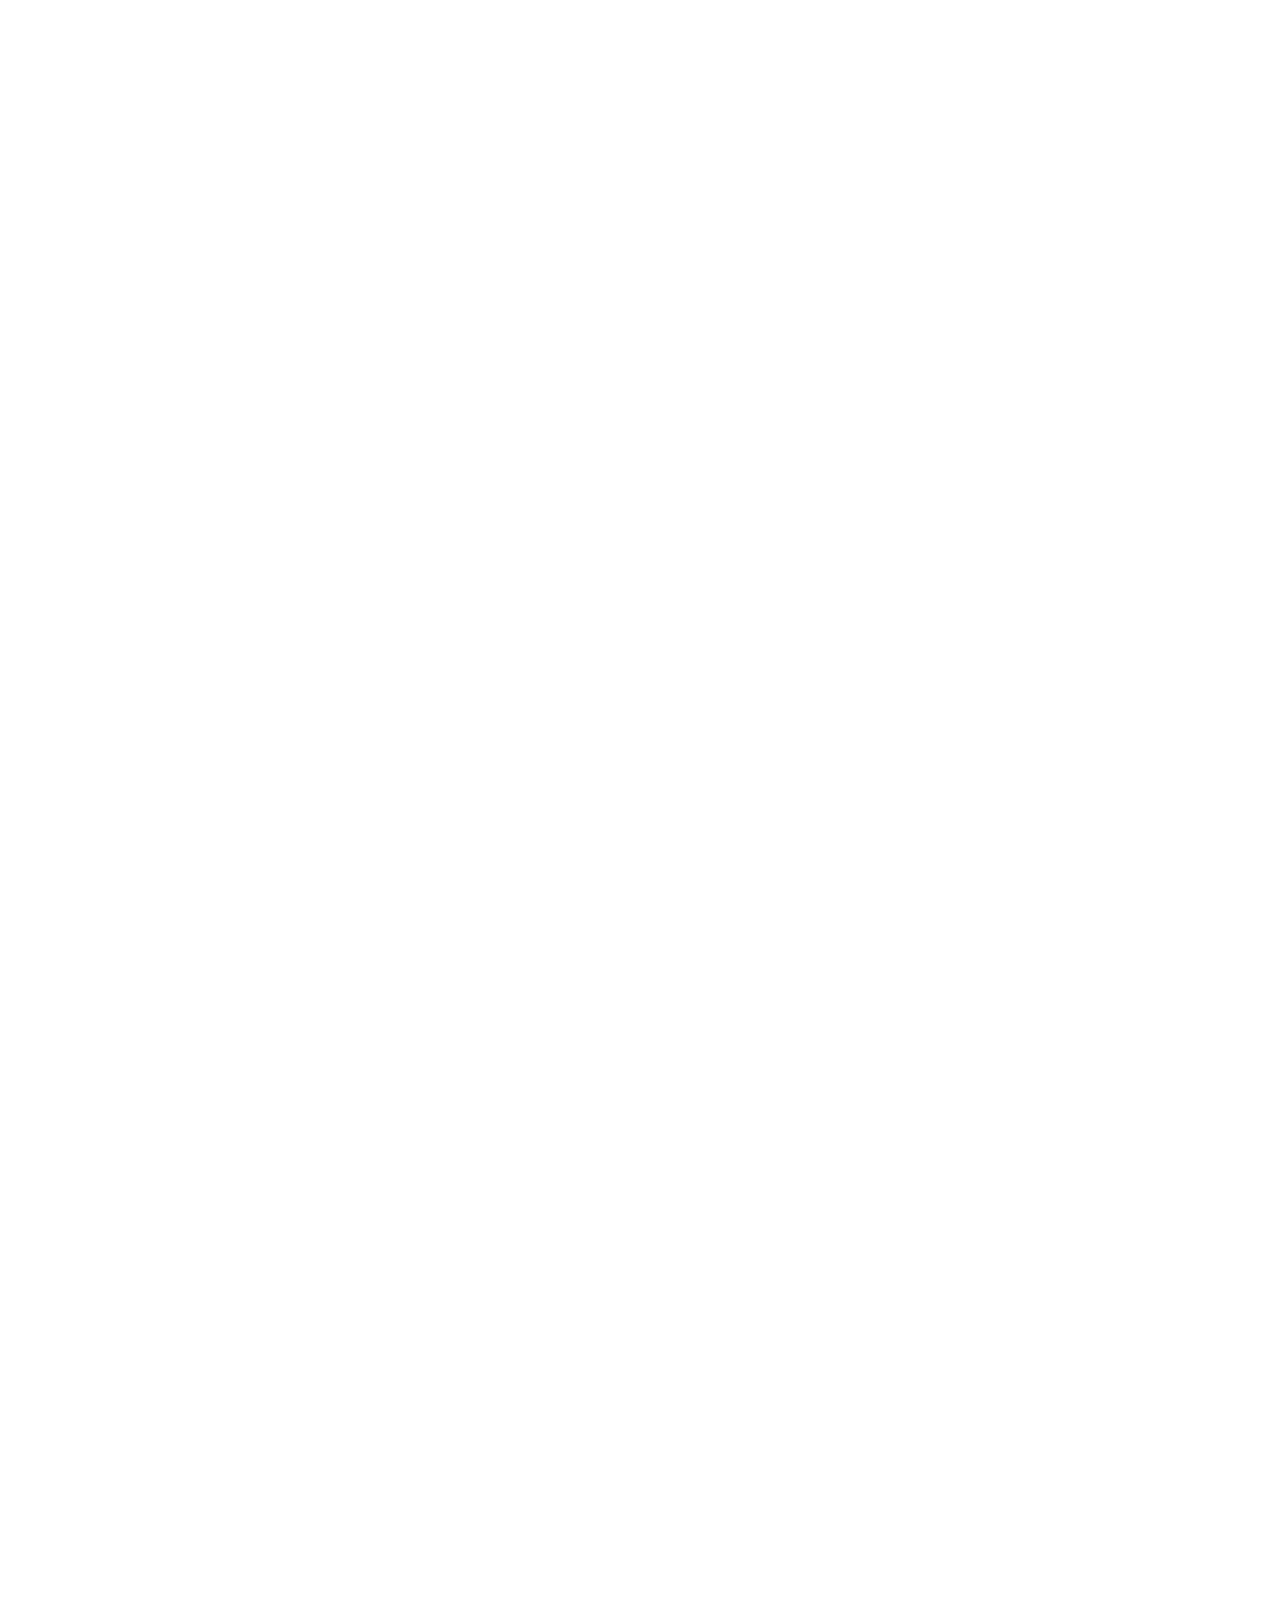
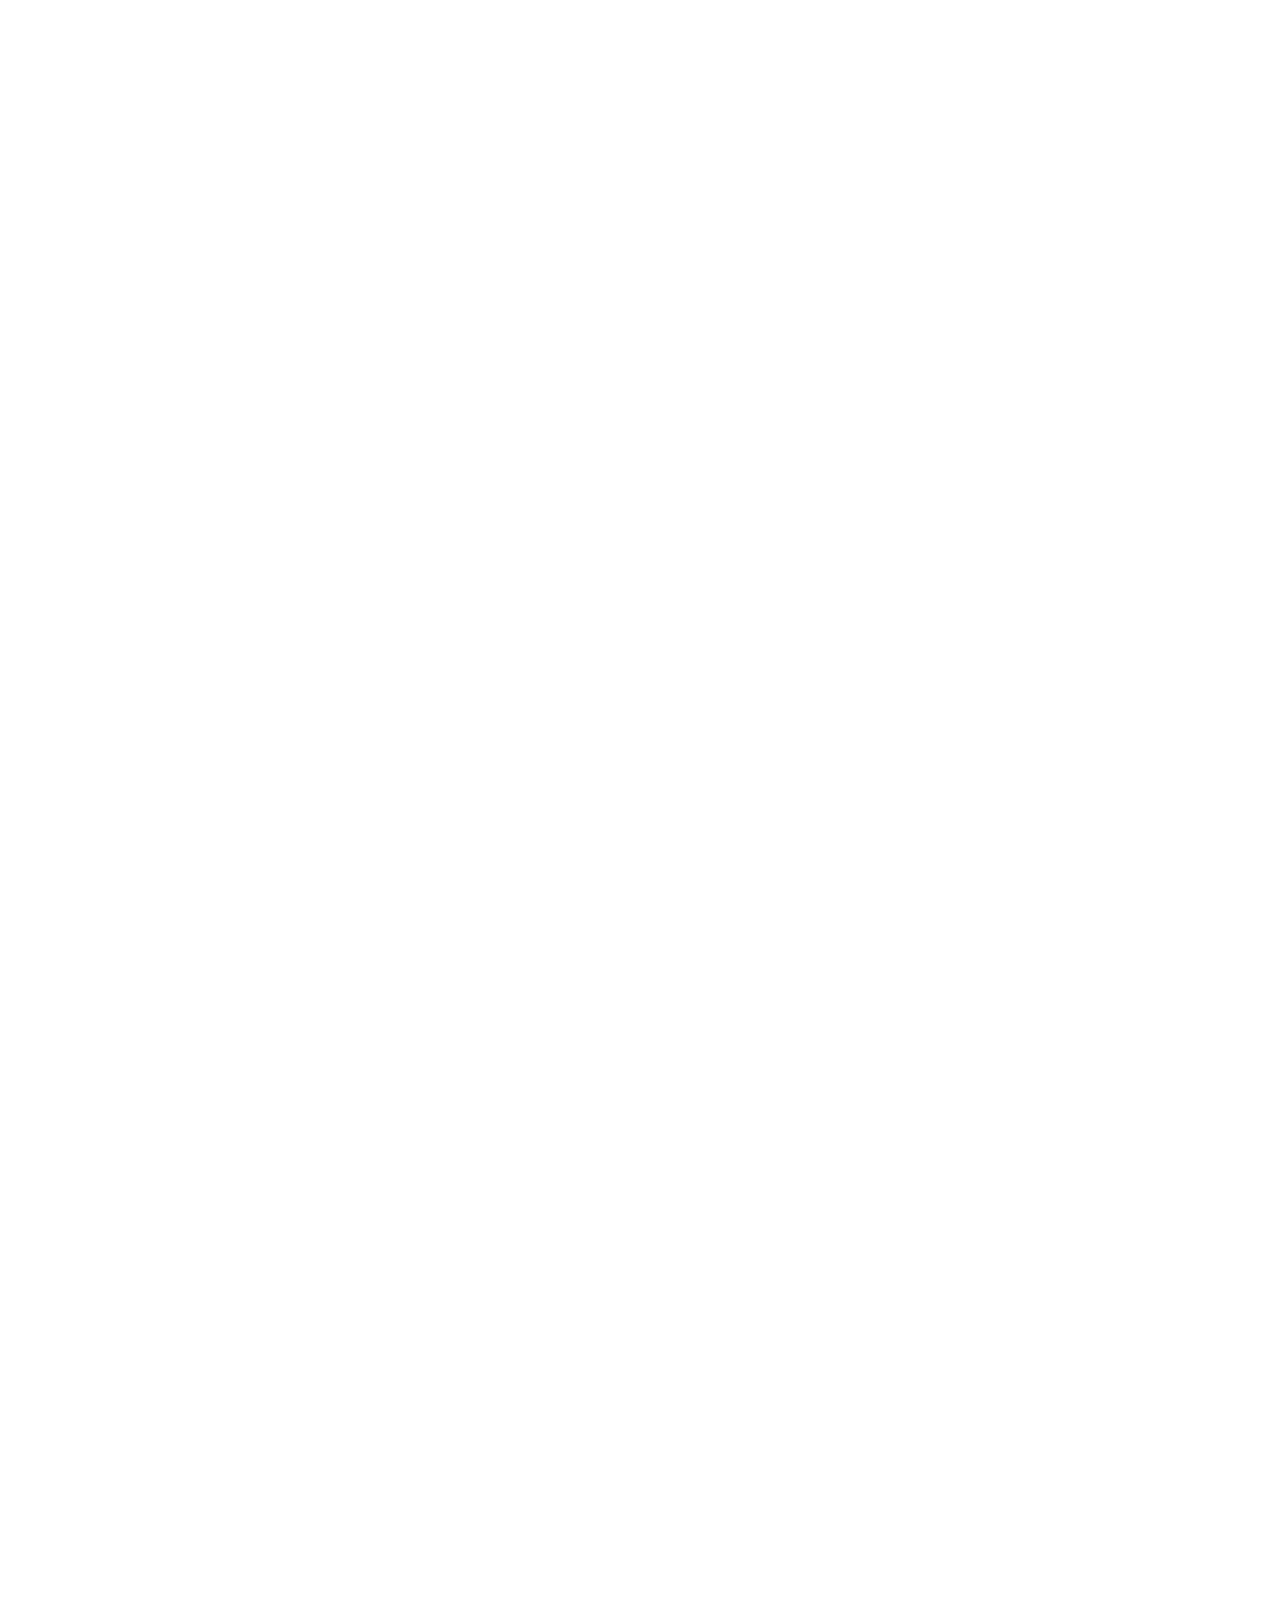
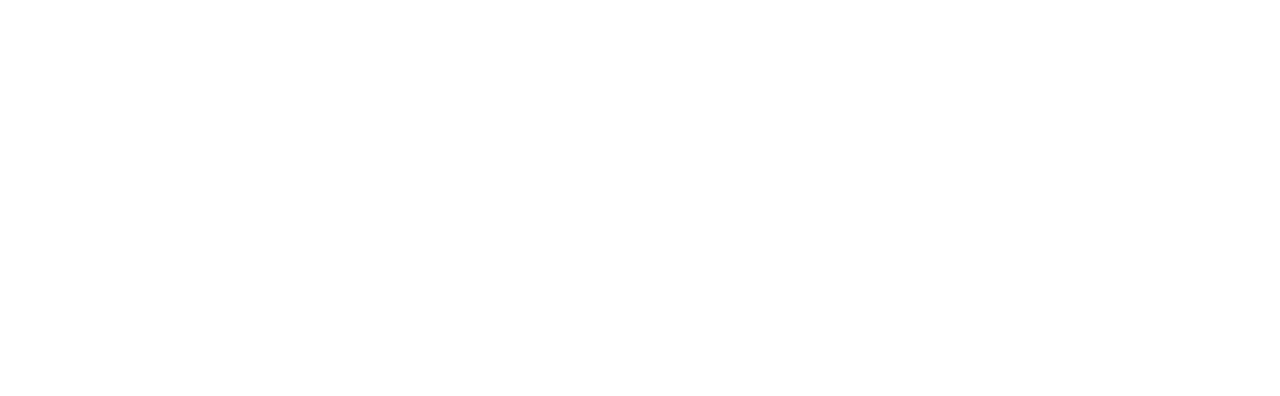
<file: education.html>
<!DOCTYPE html>
<html lang="ru">
<head>
    <meta charset="UTF-8">
    <meta http-equiv="X-UA-Compatible" content="IE=edge">
    <meta name="viewport" content="width=device-width, initial-scale=1.0">
    <link rel="stylesheet" href="fonts/fonts.css">
    <link rel="stylesheet" href="css/bvselect.css">
    <link rel="stylesheet" href="css/splide.min.css">
    <link rel="stylesheet" href="css/style.css">
    <link rel="stylesheet" href="css/adaptive.css">
    <title>HualDew</title>
</head>
<body>
    <header class="header container">
        <button class="menu">
            <svg width="50" height="50" viewBox="0 0 100 100">
              <path class="line line1" stroke-linecap="round" d="M 20,29.000046 H 80.000231 C 80.000231,29.000046 94.498839,28.817352 94.532987,66.711331 94.543142,77.980673 90.966081,81.670246 85.259173,81.668997 79.552261,81.667751 75.000211,74.999942 75.000211,74.999942 L 25.000021,25.000058" />
              <path class="line line2" stroke-linecap="round" d="M 20,50 H 80" />
              <path class="line line3" stroke-linecap="round" d="M 20,70.999954 H 80.000231 C 80.000231,70.999954 94.498839,71.182648 94.532987,33.288669 94.543142,22.019327 90.966081,18.329754 85.259173,18.331003 79.552261,18.332249 75.000211,25.000058 75.000211,25.000058 L 25.000021,74.999942" />
            </svg>
        </button>
        <div class="header_logo">
            <img src="images/logo.svg" alt="HyalDew logo">
        </div>
        <nav class="header_nav">
            <ul class="header_nav-list">
                <li class="header_nav-item"><a href="index.html" class="header_nav-link">Коллекция</a></li>
                <li class="header_nav-item"><a href="education.html" class="header_nav-link header_nav-link--current-page">Обучение</a></li>
                <li class="header_nav-item"><a href="#" class="header_nav-link">Новости</a></li>
                <li class="header_nav-item"><a href="#" class="header_nav-link">Видео</a></li>
                <li class="header_nav-item"><a href="buy.html" class="header_nav-link">Купить</a></li>
                <li class="header_nav-item"><a href="#" class="header_nav-link">Контакты</a></li>
            </ul>
        </nav>
        <a href="tel:+70000000" class="header_tel"></a>
    </header>

    <main>
        <section class="education-title">
            <div class="container">
                <div class="education-title_title">Обучение по бренду дермальных филлеров  Hyaldew<sup class="reserved">®</sup></div>
                <div class="education-title_subtitle">на базе Академии AESTHETIKUS</div>
                <p>Презентации инновационных разработок в области инъекционной косметологии, <br> эстетической медицины.</p>
                <p>Проведение семинаров, вебинаров, научно-практических конференций, <br> мастер-классов с участием экспертов, сертифицированных врачей-тренеров AESTHETIKUS.</p>
            </div>
        </section>

        <section class="sign-up">
            <div class="container">
                <div class="sign-up_links">
                    <a href="#" class="link link--another-color"><span class="link_text">Записаться на обучение в AESTHETIKUS</span></a>
                    <a href="#" class="link link--another-color"><span class="link_text">Записаться МОДЕЛЬЮ</span></a>
                </div>
                <ul class="sign-up_cards">
                    <li class="sign-up_card sign-up_card--1"><a href="#webinars"><span>Актуальные <br> вебинары</span><span class="sign-up_icon"></span></a></li>
                    <li class="sign-up_card sign-up_card--2"><a href="#seminars"><span>Очные <br> семинары</span><span class="sign-up_icon"></span></a></li>
                    <li class="sign-up_card sign-up_card--3"><a href="#conferences"><span>Конференции</span><span class="sign-up_icon"></span></a></li>
                    <li class="sign-up_card sign-up_card--4"><a href="#"><span>Спикеры</span><span class="sign-up_icon"></span></a></li>
                </ul>
            </div>
        </section>

        <section class="webinars">
            <div class="container">
                <h2 id="webinars">Актуальные вебинары</h2>
                <ul class="cards-list">
                    <li class="cards-list_item">
                        <img class="cards-list_img" src="images/education/card-img.webp" alt="">
                        <p class="cards-list_text">Программа №1: Практические аспекты применения филлеров HyalDew<sup class="reserved">®</sup> при инволюционных изменениях верхней и средней трети лица</p>
                        <ul class="cards-list_list">
                            <li class="cards-list_list-item">Вебинар для врачей косметологов</li>
                            <li class="cards-list_list-item">Доступ к записи 21 день</li>
                        </ul>
                        <div class="cards-list_link">
                            <a class="link link--another-color" href=""><span class="link_text">Узнать больше</span></a>
                        </div>
                    </li>
                    <li class="cards-list_item">
                        <img class="cards-list_img" src="images/education/card-img.webp" alt="">
                        <p class="cards-list_text">Программа №1: Практические аспекты применения филлеров HyalDew<sup class="reserved">®</sup> при инволюционных изменениях верхней и средней трети лица</p>
                        <ul class="cards-list_list">
                            <li class="cards-list_list-item">Вебинар для врачей косметологов</li>
                            <li class="cards-list_list-item">Доступ к записи 21 день</li>
                        </ul>
                        <div class="cards-list_link">
                            <a class="link link--another-color" href=""><span class="link_text">Узнать больше</span></a>
                        </div>
                    </li>
                    <li class="cards-list_item">
                        <img class="cards-list_img" src="images/education/card-img.webp" alt="">
                        <p class="cards-list_text">Программа №1: Практические аспекты применения филлеров HyalDew<sup class="reserved">®</sup> при инволюционных изменениях верхней и средней трети лица</p>
                        <ul class="cards-list_list">
                            <li class="cards-list_list-item">Вебинар для врачей косметологов</li>
                            <li class="cards-list_list-item">Доступ к записи 21 день</li>
                        </ul>
                        <div class="cards-list_link">
                            <a class="link link--another-color" href=""><span class="link_text">Узнать больше</span></a>
                        </div>
                    </li>
                    <li class="cards-list_item">
                        <img class="cards-list_img" src="images/education/card-img.webp" alt="">
                        <p class="cards-list_text">Программа №1: Практические аспекты применения филлеров HyalDew<sup class="reserved">®</sup> при инволюционных изменениях верхней и средней трети лица</p>
                        <ul class="cards-list_list">
                            <li class="cards-list_list-item">Вебинар для врачей косметологов</li>
                            <li class="cards-list_list-item">Доступ к записи 21 день</li>
                        </ul>
                        <div class="cards-list_link">
                            <a class="link link--another-color" href=""><span class="link_text">Узнать больше</span></a>
                        </div>
                    </li>
                </ul>
            </div>
        </section>

        <section class="seminars" >
            <div class="container">
                <h2 id="seminars">Очные семинары</h2>
                <div class="seminars_select">
                    <select id="selectbox">
                        <option value="1">Москва</option>
                        <option value="2">Санкт-Петербург</option>
                        <option value="3">Белгород</option>
                    </select>
                    <button class="seminars_select-btn"></button>
                </div>
                <ul class="cards-list cards-list--gold-style">
                    <li class="cards-list_item">
                        <img class="cards-list_img" src="images/education/card-img-dark.webp" alt="">
                        <p class="cards-list_text">Программа №1: Практические аспекты применения филлеров HyalDew<sup class="reserved">®</sup> при инволюционных изменениях верхней и средней трети лица</p>
                        <ul class="cards-list_list">
                            <li class="cards-list_list-item">Вебинар для врачей косметологов</li>
                            <li class="cards-list_list-item">Доступ к записи 21 день</li>
                        </ul>
                        <div class="cards-list_link">
                            <a class="link link--another-color" href=""><span class="link_text">Узнать больше</span></a>
                        </div>
                    </li>
                    <li class="cards-list_item">
                        <img class="cards-list_img" src="images/education/card-img-dark.webp" alt="">
                        <p class="cards-list_text">Программа №1: Практические аспекты применения филлеров HyalDew<sup class="reserved">®</sup> при инволюционных изменениях верхней и средней трети лица</p>
                        <ul class="cards-list_list">
                            <li class="cards-list_list-item">Вебинар для врачей косметологов</li>
                            <li class="cards-list_list-item">Доступ к записи 21 день</li>
                        </ul>
                        <div class="cards-list_link">
                            <a class="link link--another-color" href=""><span class="link_text">Узнать больше</span></a>
                        </div>
                    </li>
                    <li class="cards-list_item">
                        <img class="cards-list_img" src="images/education/card-img-dark.webp" alt="">
                        <p class="cards-list_text">Программа №1: Практические аспекты применения филлеров HyalDew<sup class="reserved">®</sup> при инволюционных изменениях верхней и средней трети лица</p>
                        <ul class="cards-list_list">
                            <li class="cards-list_list-item">Вебинар для врачей косметологов</li>
                            <li class="cards-list_list-item">Доступ к записи 21 день</li>
                        </ul>
                        <div class="cards-list_link">
                            <a class="link link--another-color" href=""><span class="link_text">Узнать больше</span></a>
                        </div>
                    </li>
                    <li class="cards-list_item">
                        <img class="cards-list_img" src="images/education/card-img-dark.webp" alt="">
                        <p class="cards-list_text">Программа №1: Практические аспекты применения филлеров HyalDew<sup class="reserved">®</sup> при инволюционных изменениях верхней и средней трети лица</p>
                        <ul class="cards-list_list">
                            <li class="cards-list_list-item">Вебинар для врачей косметологов</li>
                            <li class="cards-list_list-item">Доступ к записи 21 день</li>
                        </ul>
                        <div class="cards-list_link">
                            <a class="link link--another-color" href=""><span class="link_text">Узнать больше</span></a>
                        </div>
                    </li>
                </ul>
            </div>
        </section>

        <section class="conferences">
            <div class="container">
                <h2 id="conferences">Конференции</h2>
                <ul class="cards-list cards-list--2-col">
                    <li class="cards-list_item">
                        <img class="cards-list_img" src="images/education/big-card-img.webp" alt="">
                        <div class="cards-list_text-wrapper">
                            <div class="cards-list_info">
                                <span class="cards-list_data">24 апреля 2023 г. <br> 10.00 - 18.00</span>
                                <span class="cards-list_adres">Адрес</span>
                            </div>
                            <div class="cards-list_desc">
                                <p class="cards-list_text">Программа №1: Практические аспекты применения филлеров HyalDew<sup class="reserved">®</sup> при инволюционных изменениях верхней и средней трети лица</p>
                                <ul class="cards-list_list">
                                    <li class="cards-list_list-item">Вебинар для врачей косметологов</li>
                                    <li class="cards-list_list-item">Доступ к записи 21 день</li>
                                </ul>
                            </div>
                        </div>
                        <div class="cards-list_link">
                            <a class="link link--another-color" href=""><span class="link_text">Узнать больше</span></a>
                        </div>
                    </li>
                    <li class="cards-list_item">
                        <img class="cards-list_img" src="images/education/big-card-img.webp" alt="">
                        <div class="cards-list_text-wrapper">
                            <div class="cards-list_info">
                                <span class="cards-list_data">24 апреля 2023 г. <br> 10.00 - 18.00</span>
                                <span class="cards-list_adres">Адрес</span>
                            </div>
                            <div class="cards-list_desc">
                                <p class="cards-list_text">Программа №1: Практические аспекты применения филлеров HyalDew<sup class="reserved">®</sup> при инволюционных изменениях верхней и средней трети лица</p>
                                <ul class="cards-list_list">
                                    <li class="cards-list_list-item">Вебинар для врачей косметологов</li>
                                    <li class="cards-list_list-item">Доступ к записи 21 день</li>
                                </ul>
                            </div>
                        </div>
                        <div class="cards-list_link">
                            <a class="link link--another-color" href=""><span class="link_text">Узнать больше</span></a>
                        </div>
                    </li>
                </ul>
            </div>
        </section>

        <section class="speakers">
            <div class="container">
                <h2 id="speakers">Спикеры</h2>
                <div class="splide speakers_slider">
                    <div class="splide__track">
                          <ul class="splide__list">
                              <li class="splide__slide">
                                <div class="speakers_slider-wrapper">
                                    <img class="speakers_slider-avatar" src="images/education/slider-avatar.webp" alt="">
                                    <span class="speakers_slider-name">Кошкина Мария Васильевна</span>
                                    <p class="speakers_slider-info">к.м.н., сертифицированный врач-тренер Академии AESTHETIKUS по инъекционным методикам и тредлифтингу</p>
                                    <a href="#" class="link link--another-color"><span class="link_text">Узнать больше</span></a>
                                </div>
                              </li>
                              <li class="splide__slide">
                                <div class="speakers_slider-wrapper">
                                    <img class="speakers_slider-avatar" src="images/education/slider-avatar.webp" alt="">
                                    <span class="speakers_slider-name">Кабанова Александра Андреевна</span>
                                    <p class="speakers_slider-info">к.м.н., сертифицированный врач-тренер Академии AESTHETIKUS по инъекционным методикам и тредлифтингу</p>
                                    <a href="#" class="link link--another-color"><span class="link_text">Узнать больше</span></a>
                                </div>
                              </li>
                              <li class="splide__slide">
                                <div class="speakers_slider-wrapper">
                                    <img class="speakers_slider-avatar" src="images/education/slider-avatar.webp" alt="">
                                    <span class="speakers_slider-name">Кошкина Мария Васильевна</span>
                                    <p class="speakers_slider-info">к.м.н., сертифицированный врач-тренер Академии AESTHETIKUS по инъекционным методикам и тредлифтингу</p>
                                    <a href="#" class="link link--another-color"><span class="link_text">Узнать больше</span></a>
                                </div>
                              </li>
                          </ul>
                    </div>
                </div>
            </div>
        </section>

        <section class="aestheticus-block">
            <div class="container">
                <div class="aestheticus-block_text-block">
                    <span class="aestheticus-block_title">Майкл Полино</span>
                    <p>Президент компании AESTHETIKUS, <br>
                        научный руководитель Академии AESTHETIKUS, <br>
                        основатель клиники Dr.Polino, <br>
                        врач-пластический хирург.</p>
                </div>
            </div>
        </section>
    </main>

    <footer class="footer">
        <div class="container">
            <div class="footer_wrapper">
                <div class="footer-left-col">
                    <div class="footer_info">
                        <img class="footer_logo" src="images/logo_white.png" alt="">
                        <div class="footer_links">
                            <a href="#">Политика конфиденциальности</a>
                            <a href="#">Пользовательское соглашение</a>
                        </div>
                    </div>
                    <nav class="footer_nav">
                        <ul class="footer_nav-list">
                            <li class="footer_nav-item"><a href="#">Коллекция</a></li>
                            <li class="footer_nav-item"><a href="education.html">Обучение</a></li>
                            <li class="footer_nav-item"><a href="#">Новости</a></li>
                            <li class="footer_nav-item"><a href="#">Видео</a></li>
                            <li class="footer_nav-item"><a href="#">Контакты</a></li>
                        </ul>
                    </nav>
                </div>
                <div class="footer-right-col">
                    <div class="footer_connection">
                        <a href="tel:+74950217254" class="footer_tel">+7 (495) 021-72-54</a>
                        <a href="mailto:info@hyaldew.ru" class="footer_mail">info@hyaldew.ru</a>
                    </div>
                    <ul class="footer_social-links">
                        <li class="footer_social-item">
                            <a href="#">
                                <svg xmlns="http://www.w3.org/2000/svg" width="24" height="24" viewBox="0 0 24 24"><path class="st0" d="M13.162 18.994c.609 0 .858-.406.851-.915-.031-1.917.714-2.949 2.059-1.604 1.488 1.488 1.796 2.519 3.603 2.519h3.2c.808 0 1.126-.26 1.126-.668 0-.863-1.421-2.386-2.625-3.504-1.686-1.565-1.765-1.602-.313-3.486 1.801-2.339 4.157-5.336 2.073-5.336h-3.981c-.772 0-.828.435-1.103 1.083-.995 2.347-2.886 5.387-3.604 4.922-.751-.485-.407-2.406-.35-5.261.015-.754.011-1.271-1.141-1.539-.629-.145-1.241-.205-1.809-.205-2.273 0-3.841.953-2.95 1.119 1.571.293 1.42 3.692 1.054 5.16-.638 2.556-3.036-2.024-4.035-4.305-.241-.548-.315-.974-1.175-.974h-3.255c-.492 0-.787.16-.787.516 0 .602 2.96 6.72 5.786 9.77 2.756 2.975 5.48 2.708 7.376 2.708z"/></svg>
                            </a>
                        </li>
                        <li class="footer_social-item">
                            <a href="#">
                                <svg xmlns="http://www.w3.org/2000/svg" width="24" height="24" viewBox="0 0 24 24"><path d="M.057 24l1.687-6.163c-1.041-1.804-1.588-3.849-1.587-5.946.003-6.556 5.338-11.891 11.893-11.891 3.181.001 6.167 1.24 8.413 3.488 2.245 2.248 3.481 5.236 3.48 8.414-.003 6.557-5.338 11.892-11.893 11.892-1.99-.001-3.951-.5-5.688-1.448l-6.305 1.654zm6.597-3.807c1.676.995 3.276 1.591 5.392 1.592 5.448 0 9.886-4.434 9.889-9.885.002-5.462-4.415-9.89-9.881-9.892-5.452 0-9.887 4.434-9.889 9.884-.001 2.225.651 3.891 1.746 5.634l-.999 3.648 3.742-.981zm11.387-5.464c-.074-.124-.272-.198-.57-.347-.297-.149-1.758-.868-2.031-.967-.272-.099-.47-.149-.669.149-.198.297-.768.967-.941 1.165-.173.198-.347.223-.644.074-.297-.149-1.255-.462-2.39-1.475-.883-.788-1.48-1.761-1.653-2.059-.173-.297-.018-.458.13-.606.134-.133.297-.347.446-.521.151-.172.2-.296.3-.495.099-.198.05-.372-.025-.521-.075-.148-.669-1.611-.916-2.206-.242-.579-.487-.501-.669-.51l-.57-.01c-.198 0-.52.074-.792.372s-1.04 1.016-1.04 2.479 1.065 2.876 1.213 3.074c.149.198 2.095 3.2 5.076 4.487.709.306 1.263.489 1.694.626.712.226 1.36.194 1.872.118.571-.085 1.758-.719 2.006-1.413.248-.695.248-1.29.173-1.414z"/></svg>
                            </a>
                        </li>
                        <li class="footer_social-item">
                            <a href="#">
                                <svg xmlns="http://www.w3.org/2000/svg" enable-background="new 0 0 100 100" viewBox="0 0 100 100" id="telegram"><path d="M89.442,11.418c-12.533,5.19-66.27,27.449-81.118,33.516c-9.958,3.886-4.129,7.529-4.129,7.529s8.5,2.914,15.786,5.1
                                    c7.286,2.186,11.172-0.243,11.172-0.243l34.244-23.073c12.143-8.257,9.229-1.457,6.315,1.457
                                    c-6.315,6.315-16.758,16.272-25.501,24.287c-3.886,3.4-1.943,6.315-0.243,7.772c6.315,5.343,23.558,16.272,24.53,17.001
                                    c5.131,3.632,15.223,8.861,16.758-2.186c0,0,6.072-38.13,6.072-38.13c1.943-12.872,3.886-24.773,4.129-28.173
                                    C98.185,8.018,89.442,11.418,89.442,11.418z"></path></svg>
                            </a>
                        </li>
                    </ul>
                </div>
            </div>
            <div class="footer_links-mob">
                <a href="#">Политика конфиденциальности</a>
                <a href="#">Пользовательское соглашение</a>
            </div>
            <span class="footer_doc-info">Регистрационное удостоверение № РЗН 2023/19791 от 13.03.2023. Приказ от 13.03.2023 № 1341</span>
            <div class="footer_partner-block">
                <div class="footer_partner-logo">
                    <img src="images/esthetikus-logo.svg" alt="">
                </div>
                <p>Компания "Аэстетикус" – официальный дистрибьютер HyalDew<sup class="reserved">®</sup> в России.</p>
                <p>Москва, Дербеневская набережная, д. 11, пом. 115, ком. 10</p>
                <p>График работы: с понедельника по пятницу с 9 до 18</p>
            </div>
        </div>
    </footer>

    <script src="js/splide.min.js"></script>
    <script src="js/bvselect.js"></script>
    <script src="js/autosize.min.js"></script>
    <script src="js/main.js"></script>
</body>
</html>
</file>
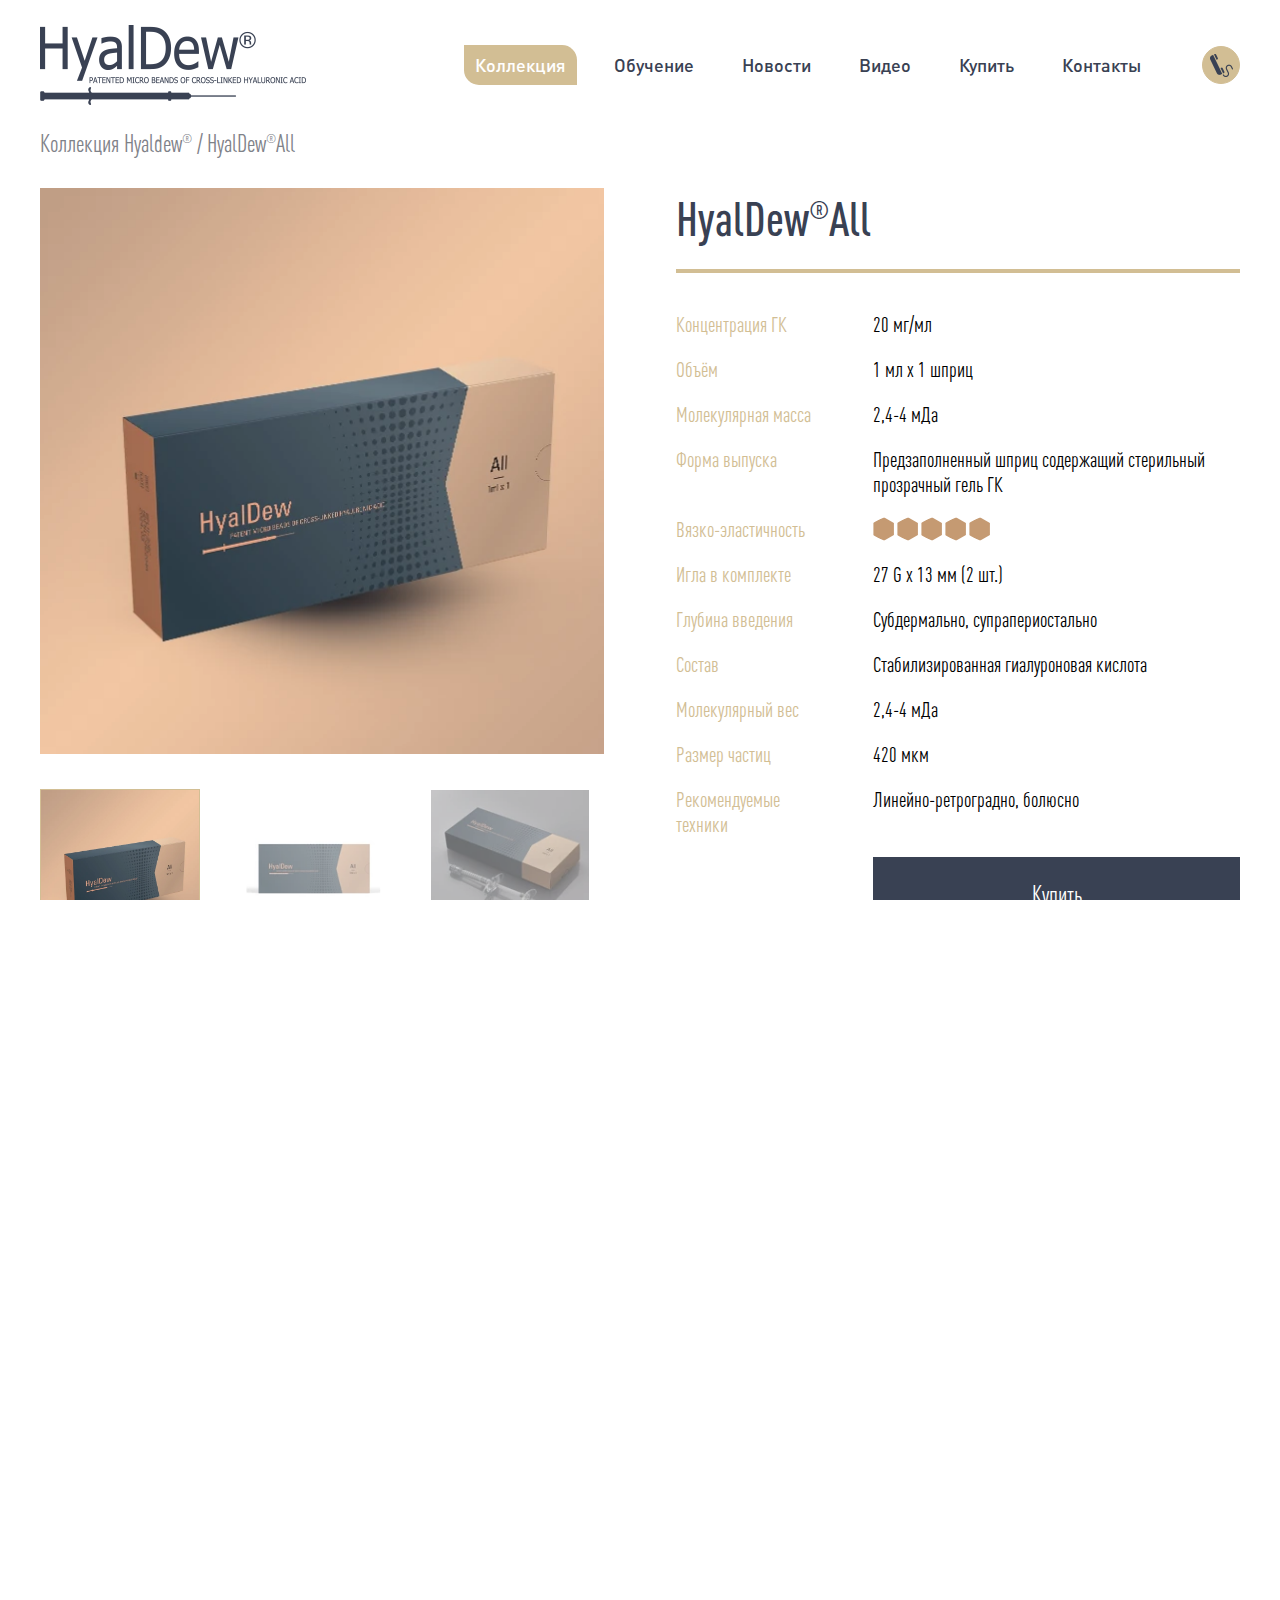
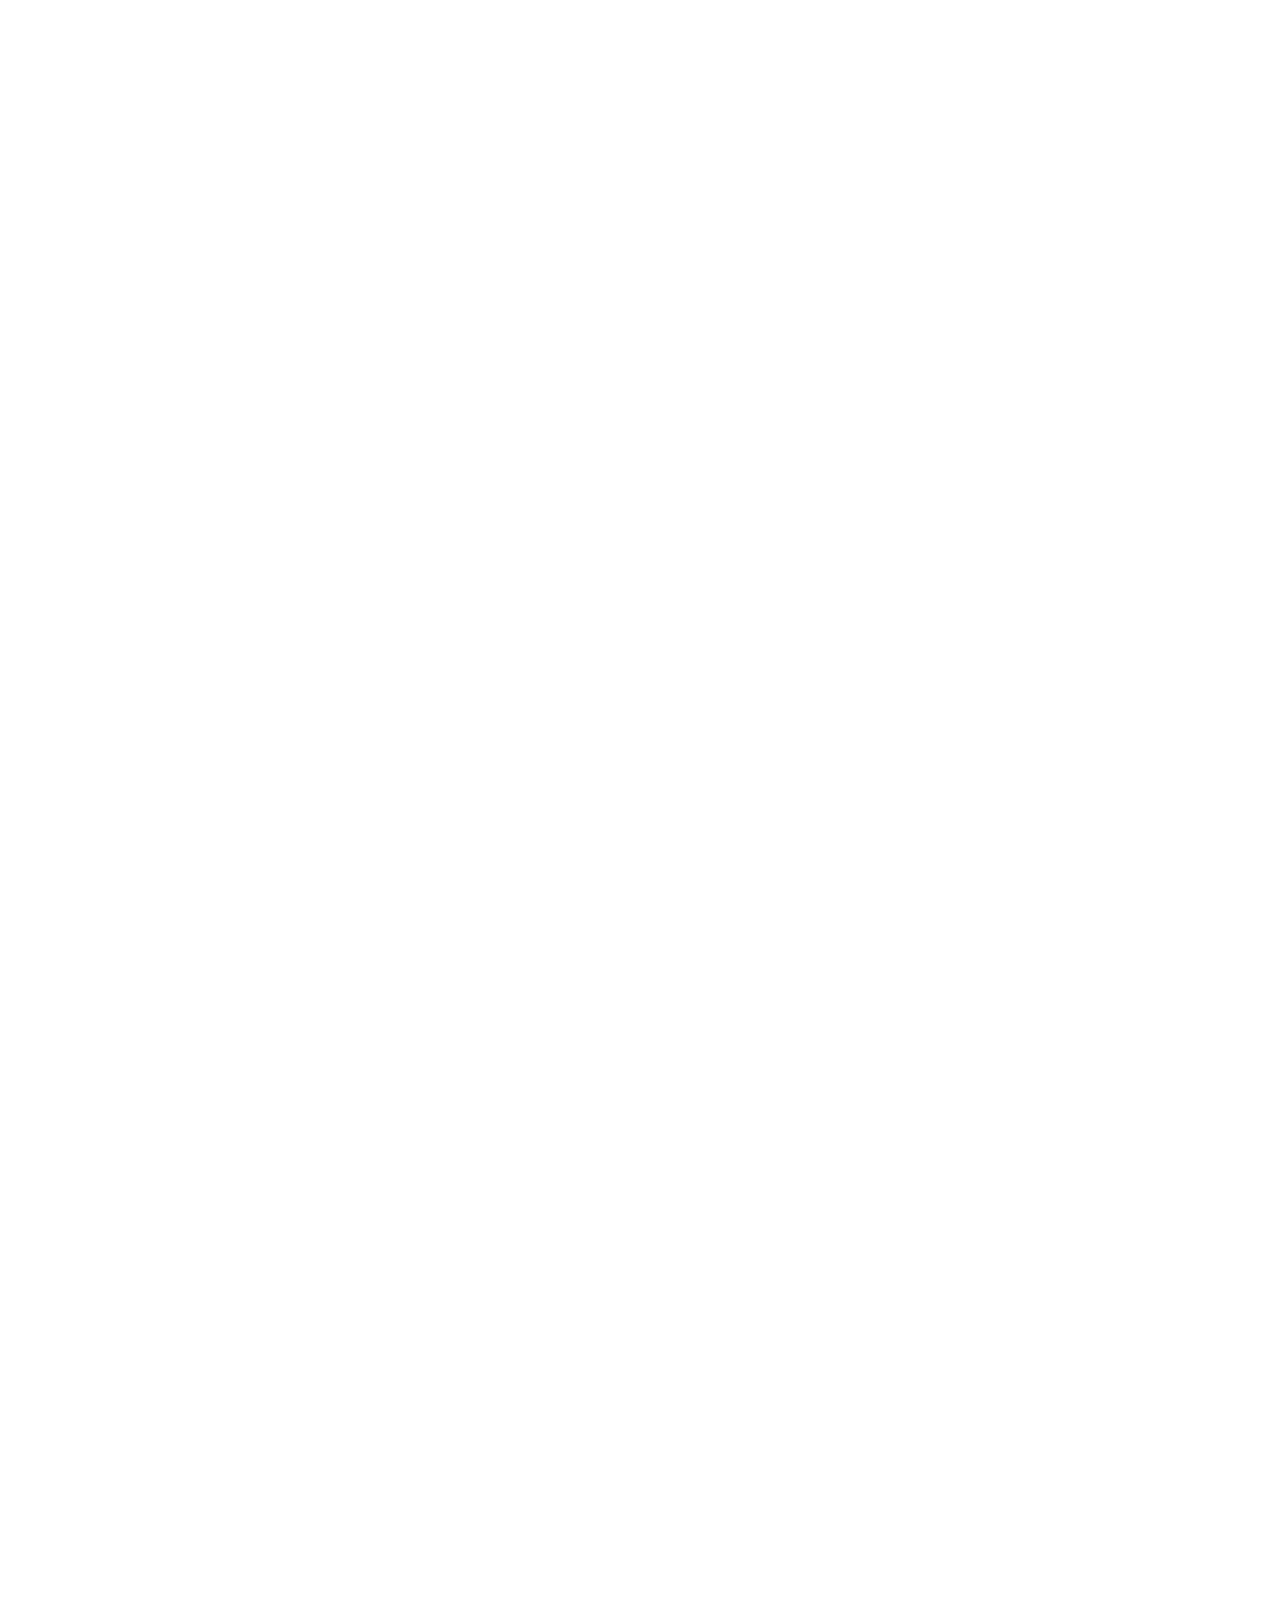
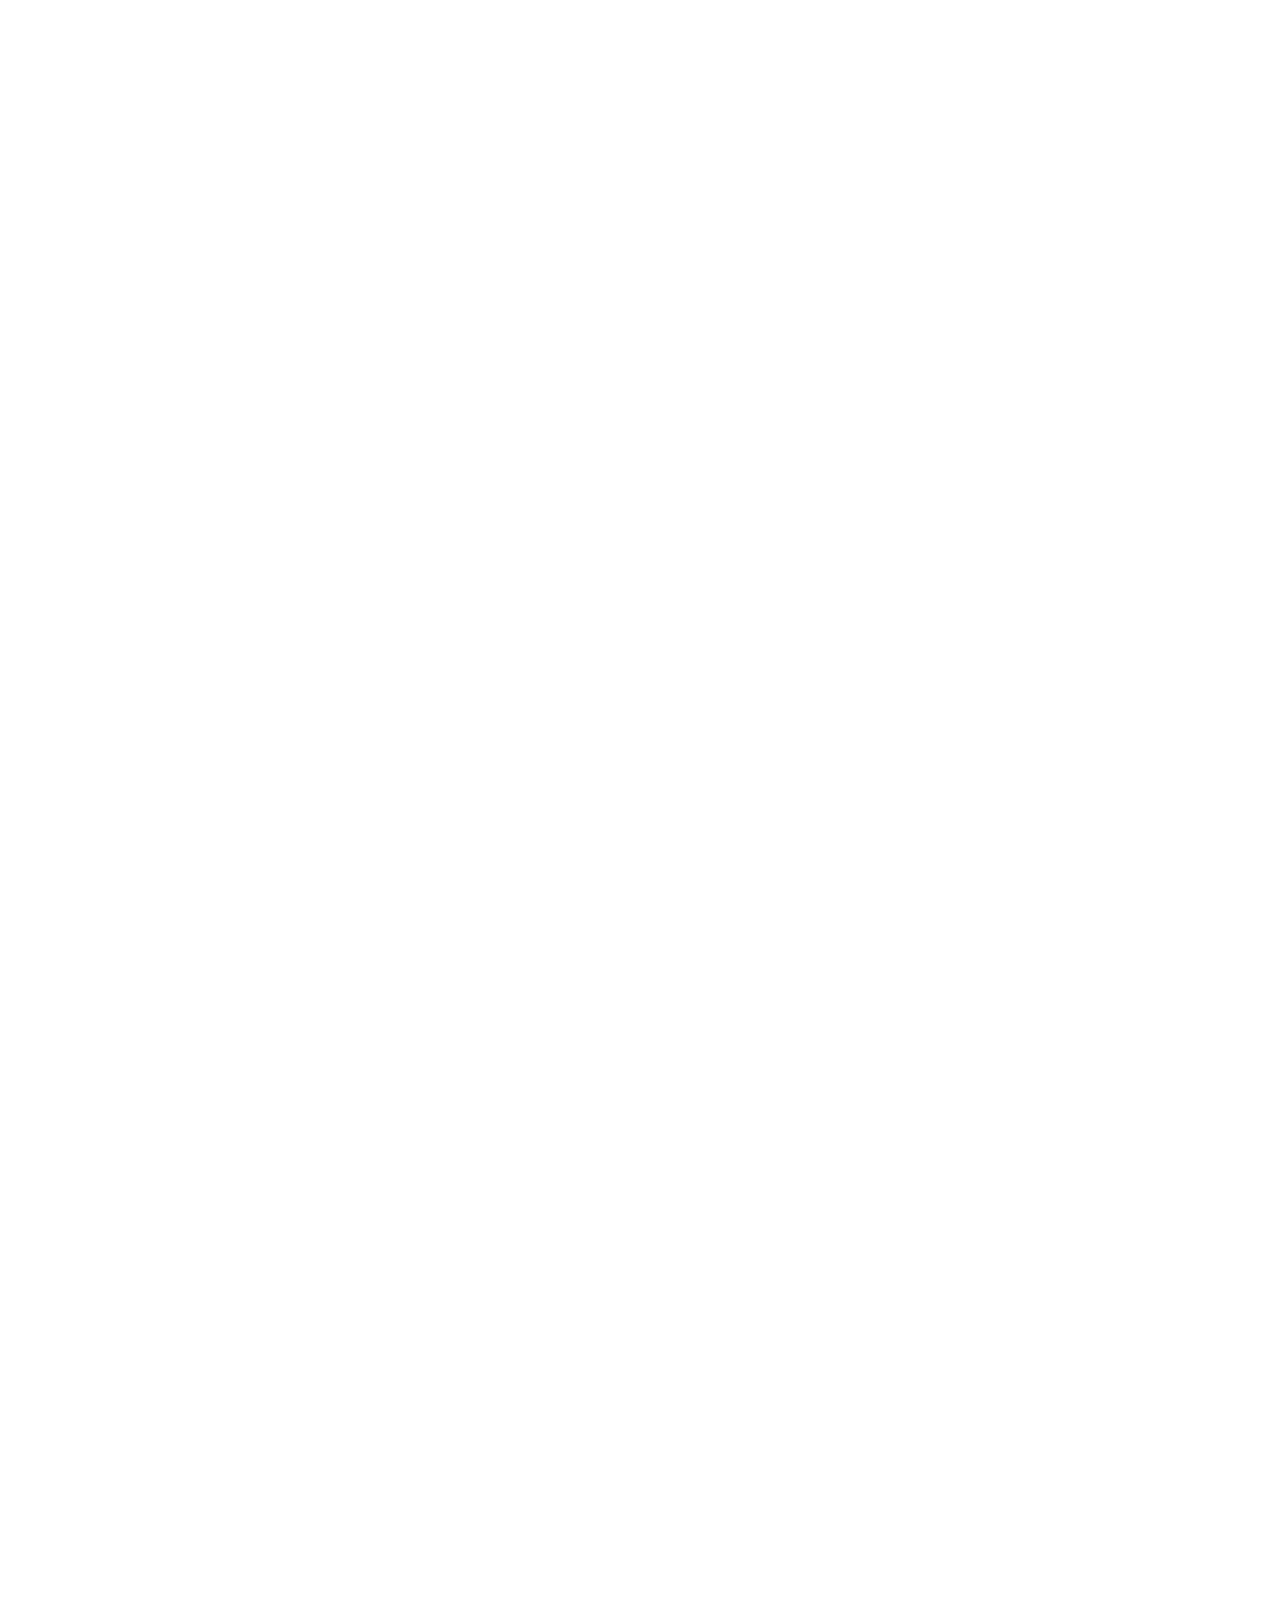
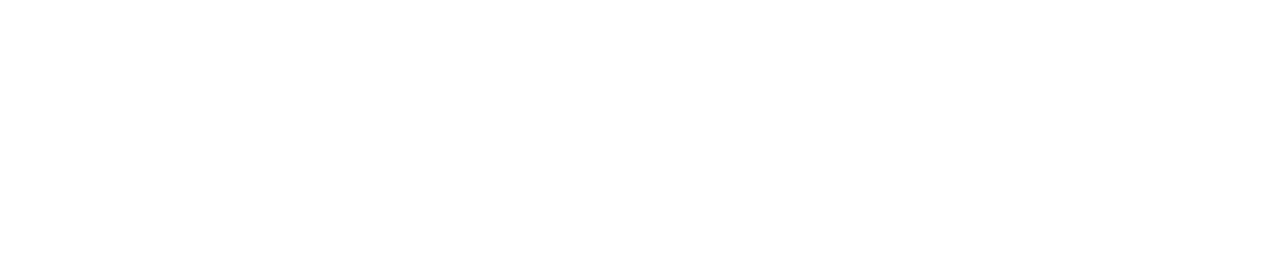
<file: product_page.html>
<!DOCTYPE html>
<html lang="ru">
<head>
    <meta charset="UTF-8">
    <meta http-equiv="X-UA-Compatible" content="IE=edge">
    <meta name="viewport" content="width=device-width, initial-scale=1.0">
    <link rel="stylesheet" href="fonts/fonts.css">
    <link rel="stylesheet" href="css/bvselect.css">
    <link rel="stylesheet" href="css/splide.min.css">
    <link rel="stylesheet" href="css/style.css">
    <link rel="stylesheet" href="css/adaptive.css">
    <title>HualDew</title>
</head>
<body>
    <header class="header container">
        <button class="menu">
            <svg width="50" height="50" viewBox="0 0 100 100">
              <path class="line line1" stroke-linecap="round" d="M 20,29.000046 H 80.000231 C 80.000231,29.000046 94.498839,28.817352 94.532987,66.711331 94.543142,77.980673 90.966081,81.670246 85.259173,81.668997 79.552261,81.667751 75.000211,74.999942 75.000211,74.999942 L 25.000021,25.000058" />
              <path class="line line2" stroke-linecap="round" d="M 20,50 H 80" />
              <path class="line line3" stroke-linecap="round" d="M 20,70.999954 H 80.000231 C 80.000231,70.999954 94.498839,71.182648 94.532987,33.288669 94.543142,22.019327 90.966081,18.329754 85.259173,18.331003 79.552261,18.332249 75.000211,25.000058 75.000211,25.000058 L 25.000021,74.999942" />
            </svg>
        </button>
        <div class="header_logo">
            <img src="images/logo.svg" alt="HyalDew logo">
        </div>
        <nav class="header_nav">
            <ul class="header_nav-list">
                <li class="header_nav-item"><a href="index.html" class="header_nav-link header_nav-link--current-page">Коллекция</a></li>
                <li class="header_nav-item"><a href="education.html" class="header_nav-link">Обучение</a></li>
                <li class="header_nav-item"><a href="#" class="header_nav-link">Новости</a></li>
                <li class="header_nav-item"><a href="#" class="header_nav-link">Видео</a></li>
                <li class="header_nav-item"><a href="buy.html" class="header_nav-link">Купить</a></li>
                <li class="header_nav-item"><a href="#" class="header_nav-link">Контакты</a></li>
            </ul>
        </nav>
        <a href="tel:+70000000" class="header_tel"></a>
    </header>

    <main>
        <section class="product">
            <div class="container">
                <ul class="bread-crumbs">
                    <li><a href="#">Коллекция Hyaldew<sup class="reserved">®</sup></a></li>
                    <li><a href="#">HyalDew<sup class="reserved">®</sup>All</a></li>
                </ul>
                <h2 class="h2--another-style h2-mobile">HyalDew<sup class="reserved">®</sup>All</h2>
                <div class="product_wrapper">
                    <div class="product_slider">
                        <div class="splide" id="product_main-slider">
                            <div class="splide__track">
                                    <ul class="splide__list">
                                        <li class="splide__slide">
                                            <img src="images/product_page/slider/slide-1.webp" alt="">
                                        </li>
                                        <li class="splide__slide">
                                            <img src="images/product_page/slider/slide-2.webp" alt="">
                                        </li>
                                        <li class="splide__slide">
                                            <img src="images/product_page/slider/slide-3.webp" alt="">
                                        </li>
                                        <li class="splide__slide">
                                            <img src="images/product_page/slider/slide-4.webp" alt="">
                                        </li>
                                    </ul>
                            </div>
                        </div>
                        <div class="splide" id="product_thumbnail">
                            <div class="splide__track">
                                    <ul class="splide__list">
                                        <li class="splide__slide">
                                            <img src="images/product_page/slider/slide-1.webp" alt="">
                                        </li>
                                        <li class="splide__slide">
                                            <img src="images/product_page/slider/slide-2.webp" alt="">
                                        </li>
                                        <li class="splide__slide">
                                            <img src="images/product_page/slider/slide-3.webp" alt="">
                                        </li>
                                        <li class="splide__slide">
                                            <img src="images/product_page/slider/slide-4.webp" alt="">
                                        </li>
                                    </ul>
                            </div>
                        </div>
                    </div>
                    <div class="product_descr">
                        <h2 class="h2--another-style">HyalDew<sup class="reserved">®</sup>All</h2>
                        <div class="characteristics">
                            <span class="characteristics_name">Концентрация ГК</span>
                            <span class="characteristics_value">20 мг/мл</span>
                        </div>
                        <div class="characteristics">
                            <span class="characteristics_name">Объём</span>
                            <span class="characteristics_value">1 мл х 1 шприц</span>
                        </div>
                        <div class="characteristics">
                            <span class="characteristics_name">Молекулярная масса</span>
                            <span class="characteristics_value">2,4-4 мДа</span>
                        </div>
                        <div class="characteristics">
                            <span class="characteristics_name">Форма выпуска</span>
                            <span class="characteristics_value">Предзаполненный шприц содержащий стерильный прозрачный гель ГК</span>
                        </div>
                        <div class="characteristics">
                            <span class="characteristics_name">Вязко-эластичность</span>
                            <span class="characteristics_value">
                                <ul class="hexagon-list">
                                    <div class="hexagon-list_item"></div>
                                    <div class="hexagon-list_item"></div>
                                    <div class="hexagon-list_item"></div>
                                    <div class="hexagon-list_item"></div>
                                    <div class="hexagon-list_item"></div>
                                </ul>
                            </span>
                        </div>
                        <div class="characteristics">
                            <span class="characteristics_name">Игла в комплекте</span>
                            <span class="characteristics_value">27 G х 13 мм (2 шт.)</span>
                        </div>
                        <div class="characteristics">
                            <span class="characteristics_name">Глубина введения</span>
                            <span class="characteristics_value">Субдермально, супрапериостально</span>
                        </div>
                        <div class="characteristics">
                            <span class="characteristics_name">Состав</span>
                            <span class="characteristics_value">Стабилизированная гиалуроновая кислота</span>
                        </div>
                        <div class="characteristics">
                            <span class="characteristics_name">Молекулярный вес</span>
                            <span class="characteristics_value">2,4-4 мДа</span>
                        </div>
                        <div class="characteristics">
                            <span class="characteristics_name">Размер частиц</span>
                            <span class="characteristics_value">420 мкм</span>
                        </div>
                        <div class="characteristics">
                            <span class="characteristics_name">Рекомендуемые техники</span>
                            <span class="characteristics_value">Линейно-ретроградно, болюсно</span>
                        </div>
                        <div class="characteristics">
                            <span class="characteristics_name"></span>
                            <span class="characteristics_value"><a class="link" href=""><span class="link_text">Купить</span></a></span>
                        </div>
                    </div>
                </div>
            </div>
        </section>
        <section class="information">
            <div class="container">
                <div id="information_tabs">
                    <ul class="tabs-list">
                        <li class="tabs-list_item is-active">Описание</li>
                        <li class="tabs-list_item">Рекомендации по введению</li>
                        <li class="tabs-list_item">Длительность эффекта</li>
                    </ul>
                    <div class="tab-content is-active">
                        <ul class="information_list list">
                            <li class="list_item">Стерильный апирогенный, гипоаллергенный, прозрачный вязко-эластичный гель ГК. Допускается наличие единичного пузырька воздуха.</li>
                            <li class="list_item">Самый плотный филлер в линейке. Создан для коррекции чёткого овала лица и является препаратом выбора у пациентов с отёчно-деформационным типом старения. Сочетается с препаратом  HyalDew<sup class="reserved">®</sup> Mid и рекомендуется замена, в ряде случаев, для более мягкой коррекции.</li>
                            <li class="list_item">Предназначен для коррекции создания четкой линии  скуловой зоны, длительной коррекции средней трети лица, подбородочной зоны, углов нижней челюсти, овала лица в целом.</li>
                        </ul>
                    </div>
                    <div class="tab-content">
                        <p>Иглы 27G x 13мм. 23 x 25, 25G x 13мм UTF.</p>
                        <p>Канюли 22-21 G</p>
                    </div>
                    <div class="tab-content">
                        <p>Биодеградация продолжительностью 12-18 месяцев в зависимости от зоны коррекции.</p>
                    </div>
                </div>
            </div>
        </section>
        <section class="information-mob">
            <div class="information_tabs-mob">
                <div class="container">
                    <span class="information_tabs-mob_title">Описание</span>
                    <p class="information_tabs-mob_text">Стерильный апирогенный, гипоаллергенный, прозрачный вязко-эластичный гель ГК. Допускается наличие единичного пузырька воздуха.</p>
                    <p class="information_tabs-mob_text">Самый плотный филлер в линейке. Создан для коррекции чёткого овала лица и является препаратом выбора у пациентов с отёчно-деформационным типом старения. Сочетается с препаратом  HyalDew<sup class="reserved">®</sup> Mid и рекомендуется замена, в ряде случаев, для более мягкой коррекции.</p>
                    <p class="information_tabs-mob_text">Предназначен для коррекции создания четкой линии  скуловой зоны, длительной коррекции средней трети лица, подбородочной зоны, углов нижней челюсти, овала лица в целом.</p>
                </div>
            </div>
            <div class="information_tabs-mob">
                <div class="container">
                    <span class="information_tabs-mob_title">Рекомендации по введению</span>
                    <p>Иглы 27G x 13мм. 23 x 25, 25G x 13мм UTF.</p>
                    <p>Канюли 22-21 G</p>
                </div>
            </div>
            <div class="information_tabs-mob">
                <div class="container">
                    <span class="information_tabs-mob_title">Длительность эффекта</span>
                    <p>Биодеградация продолжительностью 12-18 месяцев в зависимости от зоны коррекции.</p>
                </div>
            </div>
        </section>

        <section class="collection">
            <div class="container">
                <h2>Коллекция HyalDew<sup class="reserved">®</sup></h2>
                <div class="collection_slider splide">
                    <div class="splide__track">
                        <ul class="splide__list">
                            <li class="splide__slide">
                                <div class="collection_slider-wrapper">
                                    <img src="images/product_page/collection/all-img.webp" alt="HyalDew All">
                                </div>
                                
                                <!-- <div class="collection_slider-card">
                                    <span class="collection_slider-title">HyalDew<sup class="reserved">®</sup> All</span>
                                    <img class="collection_slider-img" src="images/product_page/collection/all.webp" alt="HyalDew All">
                                    <div class="collection_slider-text">
                                        <span class="collection_slider-recommendations">Рекомендуемая область:</span>
                                        <p class="collection_slider-descr">овал лица, подбородок, углы нижней челюсти, скулы.</p>
                                    </div>
                                </div> -->
                            </li>
                            <li class="splide__slide">
                                <div class="collection_slider-wrapper">
                                    <img src="images/product_page/collection/mid-img.webp" alt="HyalDew Mid">
                                </div>
                                
                            </li>
                            <li class="splide__slide">
                                <div class="collection_slider-wrapper">
                                    <img src="images/product_page/collection/fine-img.webp" alt="HyalDew Fine">
                                </div>
                               
                            </li>
                            <li class="splide__slide">
                                <div class="collection_slider-wrapper">
                                    <img src="images/product_page/collection/shine-img.webp" alt="HyalDew Shine">
                                </div>
                                
                            </li>
                        </ul>
                    </div>
                </div>
            </div>
        </section>
        <section class="technology-hualdew">
            <div class="container">
                <h2>Технология HyalDew<sup class="reserved">®</sup></h2>
                <div class="technology-hualdew_ad">
                    <p><span class="gold-color">MDM Filler™ – передовая мировая технология</span> производства филлеров <br>
                        в линейке HyalDew<sup class="reserved">®</sup> от BioPlus Co., Ltd</p>
                    <div class="technology-hualdew_text-block">
                        <span class="gold-color--big">MDM Filler™</span>
                        <ul class="technology_list">
                            <li class="technology_item"><span>МВМТ™</span> Монофазная технология микрогранул </li>
                            <li class="technology_item"><span>DMCT™</span> Технология многоступенчатой перекрестной сшивки дивинилсульфоном (DVS)</li>
                            <li class="technology_item"><span>MDAP™</span> Степень многократного амфифильного очищения формулы после сшивки (DVS)</li>
                        </ul>
                    </div>
                </div>

                <div id="technology_tabs">
                    <ul class="tabs-list">
                        <li class="tabs-list_item is-active">МВМТ™</li>
                        <li class="tabs-list_item">DMCТ™</li>
                        <li class="tabs-list_item">MDAP™</li>
                    </ul>
                    <div class="tab-content is-active">
                        <p><span class="gold-color">Инновационная монофазная технология гранул МВМТ™</span> кардинально отличает от классической  бифазной технологии, при этом воссоздаются 
                            упругие свойства, присущие бифазным препаратам, что позволяет использовать <sup class="reserved">®</sup> для  прецизионно точной коррекции овала лица 
                            при отечно – деформационном типе старения, когда другие препараты не обеспечивают  четкости овала и  вызывают выраженные отеки.</p>
                        <p>МВМТ™ единственная технология многоуровневого перекрестного сшивания гиалуроновой кислоты, создающая препараты с симбиотическими характеристиками по вязко-упругим свойствам, пластичности и способности удерживать заданную форму. Многоуровневая стадийная сшивка дивинилсульфоном DVS микрогранул ГК, объединённых в гиалуроновые сферы. 
                        </p>
                        <ul class="tecknology_list">
                            <li class="tecknology_list-item">
                                <div class="tecknology_list-wrapper">
                                    <div class="tecknology_list-text">
                                        <span class="tecknology_list-title">Первая стадия</span>
                                        <p>Перекрестного сшивания, создается мягкая сфера из ГК.</p>
                                    </div>
                                    <img src="images/product_page/techhnology_list/stage-1-mob.webp" alt="">
                                </div>
                            </li>
                            <li class="tecknology_list-item">
                                <div class="tecknology_list-wrapper">
                                    <div class="tecknology_list-text">
                                        <span class="tecknology_list-title">Вторая стадия</span>
                                        <p>Закручивание клубка, заполнение микрогранулами ГК.</p>
                                    </div>
                                    <img src="images/product_page/techhnology_list/stage-2-mob.webp" alt="">
                                </div>
                            </li>
                            <li class="tecknology_list-item">
                                <div class="tecknology_list-wrapper">
                                    <div class="tecknology_list-text">
                                        <span class="tecknology_list-title">Третья стадия</span>
                                    <p>Стадия контролируемой дисперсии на гидрогелевые (внутри гелевого полимера) частицы, полученные методом мицеллярной полимеризации.</p>
                                    </div>
                                    <img src="images/product_page/techhnology_list/stage-3-mob.webp" alt="">
                                </div>
                            </li>
                            <li class="tecknology_list-item">
                                <div class="tecknology_list-wrapper">
                                    <div class="tecknology_list-text">
                                        <span class="tecknology_list-title">Четвертая стадия</span>
                                    <p>Финальная стадия амидации позволяет сшить макросферы ГК, содержащие микрогранулы, 
                                        между собой, существенно повышая сроки биодеградации  
                                        в тканях, но сохраняя возможность элиминировать HyalDew<sup class="reserved">®</sup> гиалуронидазой на любом этапе после введения филлера.</p>
                                    </div>
                                    <img src="images/product_page/techhnology_list/stage-4.webp" alt="">
                                </div>
                            </li>
                        </ul>
                        <div class="tecknology_list-img">
                            <img src="images/product_page/techhnology_list/all-stage.webp" alt="">
                        </div>
                    </div>
                    <div class="tab-content">
                        <p>Иглы 27G x 13мм. 23 x 25, 25G x 13мм UTF.</p>
                        <p>Канюли 22-21 G</p>
                    </div>
                    <div class="tab-content">
                        <p>Биодеградация продолжительностью 12-18 месяцев в зависимости от зоны коррекции.</p>
                    </div>
                </div>

            </div>
        </section>
    </main>

    <footer class="footer">
        <div class="container">
            <div class="footer_wrapper">
                <div class="footer-left-col">
                    <div class="footer_info">
                        <img class="footer_logo" src="images/logo_white.png" alt="">
                        <div class="footer_links">
                            <a href="#">Политика конфиденциальности</a>
                            <a href="#">Пользовательское соглашение</a>
                        </div>
                    </div>
                    <nav class="footer_nav">
                        <ul class="footer_nav-list">
                            <li class="footer_nav-item"><a href="#">Коллекция</a></li>
                            <li class="footer_nav-item"><a href="education.html">Обучение</a></li>
                            <li class="footer_nav-item"><a href="#">Новости</a></li>
                            <li class="footer_nav-item"><a href="#">Видео</a></li>
                            <li class="footer_nav-item"><a href="#">Контакты</a></li>
                        </ul>
                    </nav>
                </div>
                <div class="footer-right-col">
                    <div class="footer_connection">
                        <a href="tel:+74950217254" class="footer_tel">+7 (495) 021-72-54</a>
                        <a href="mailto:info@hyaldew.ru" class="footer_mail">info@hyaldew.ru</a>
                    </div>
                    <ul class="footer_social-links">
                        <li class="footer_social-item">
                            <a href="#">
                                <svg xmlns="http://www.w3.org/2000/svg" width="24" height="24" viewBox="0 0 24 24"><path class="st0" d="M13.162 18.994c.609 0 .858-.406.851-.915-.031-1.917.714-2.949 2.059-1.604 1.488 1.488 1.796 2.519 3.603 2.519h3.2c.808 0 1.126-.26 1.126-.668 0-.863-1.421-2.386-2.625-3.504-1.686-1.565-1.765-1.602-.313-3.486 1.801-2.339 4.157-5.336 2.073-5.336h-3.981c-.772 0-.828.435-1.103 1.083-.995 2.347-2.886 5.387-3.604 4.922-.751-.485-.407-2.406-.35-5.261.015-.754.011-1.271-1.141-1.539-.629-.145-1.241-.205-1.809-.205-2.273 0-3.841.953-2.95 1.119 1.571.293 1.42 3.692 1.054 5.16-.638 2.556-3.036-2.024-4.035-4.305-.241-.548-.315-.974-1.175-.974h-3.255c-.492 0-.787.16-.787.516 0 .602 2.96 6.72 5.786 9.77 2.756 2.975 5.48 2.708 7.376 2.708z"/></svg>
                            </a>
                        </li>
                        <li class="footer_social-item">
                            <a href="#">
                                <svg xmlns="http://www.w3.org/2000/svg" width="24" height="24" viewBox="0 0 24 24"><path d="M.057 24l1.687-6.163c-1.041-1.804-1.588-3.849-1.587-5.946.003-6.556 5.338-11.891 11.893-11.891 3.181.001 6.167 1.24 8.413 3.488 2.245 2.248 3.481 5.236 3.48 8.414-.003 6.557-5.338 11.892-11.893 11.892-1.99-.001-3.951-.5-5.688-1.448l-6.305 1.654zm6.597-3.807c1.676.995 3.276 1.591 5.392 1.592 5.448 0 9.886-4.434 9.889-9.885.002-5.462-4.415-9.89-9.881-9.892-5.452 0-9.887 4.434-9.889 9.884-.001 2.225.651 3.891 1.746 5.634l-.999 3.648 3.742-.981zm11.387-5.464c-.074-.124-.272-.198-.57-.347-.297-.149-1.758-.868-2.031-.967-.272-.099-.47-.149-.669.149-.198.297-.768.967-.941 1.165-.173.198-.347.223-.644.074-.297-.149-1.255-.462-2.39-1.475-.883-.788-1.48-1.761-1.653-2.059-.173-.297-.018-.458.13-.606.134-.133.297-.347.446-.521.151-.172.2-.296.3-.495.099-.198.05-.372-.025-.521-.075-.148-.669-1.611-.916-2.206-.242-.579-.487-.501-.669-.51l-.57-.01c-.198 0-.52.074-.792.372s-1.04 1.016-1.04 2.479 1.065 2.876 1.213 3.074c.149.198 2.095 3.2 5.076 4.487.709.306 1.263.489 1.694.626.712.226 1.36.194 1.872.118.571-.085 1.758-.719 2.006-1.413.248-.695.248-1.29.173-1.414z"/></svg>
                            </a>
                        </li>
                        <li class="footer_social-item">
                            <a href="#">
                                <svg xmlns="http://www.w3.org/2000/svg" enable-background="new 0 0 100 100" viewBox="0 0 100 100" id="telegram"><path d="M89.442,11.418c-12.533,5.19-66.27,27.449-81.118,33.516c-9.958,3.886-4.129,7.529-4.129,7.529s8.5,2.914,15.786,5.1
                                    c7.286,2.186,11.172-0.243,11.172-0.243l34.244-23.073c12.143-8.257,9.229-1.457,6.315,1.457
                                    c-6.315,6.315-16.758,16.272-25.501,24.287c-3.886,3.4-1.943,6.315-0.243,7.772c6.315,5.343,23.558,16.272,24.53,17.001
                                    c5.131,3.632,15.223,8.861,16.758-2.186c0,0,6.072-38.13,6.072-38.13c1.943-12.872,3.886-24.773,4.129-28.173
                                    C98.185,8.018,89.442,11.418,89.442,11.418z"></path></svg>
                            </a>
                        </li>
                    </ul>
                </div>
            </div>
            <div class="footer_links-mob">
                <a href="#">Политика конфиденциальности</a>
                <a href="#">Пользовательское соглашение</a>
            </div>
            <span class="footer_doc-info">Регистрационное удостоверение № РЗН 2023/19791 от 13.03.2023. Приказ от 13.03.2023 № 1341</span>
            <div class="footer_partner-block">
                <div class="footer_partner-logo">
                    <img src="images/esthetikus-logo.svg" alt="">
                </div>
                <p>Компания "Аэстетикус" – официальный дистрибьютер HyalDew<sup class="reserved">®</sup> в России.</p>
                <p>Москва, Дербеневская набережная, д. 11, пом. 115, ком. 10</p>
                <p>График работы: с понедельника по пятницу с 9 до 18</p>
            </div>
        </div>
    </footer>

    <script src="js/splide.min.js"></script>
    <script src="js/tabs.js"></script>
    <script src="js/bvselect.js"></script>
    <script src="js/autosize.min.js"></script>
    <script src="js/main.js"></script>
</body>
</html>
</file>
<file: fonts/fonts.css>
@font-face {
    font-family: "DINPro-Medium";
    font-style: normal;
    font-weight: 400;
    src: url("../fonts/dinpro_medium.woff") format("woff");
}

@font-face {
    font-family: "DINPro-CondensedMedium";
    font-style: normal;
    font-weight: 400;
    src: url("../fonts/dinpro_condensedmedium.woff") format("woff");
}

@font-face {
    font-family: "DINPro-CondensedRegular";
    font-style: normal;
    font-weight: 400;
    src: url("../fonts/dinpro_condensedregular.woff") format("woff");
}

@font-face {
    font-family: "Raleway";
    font-style: normal;
    font-weight: 400;
    src: url("../fonts/Raleway-Regular.woff") format("woff");
}
</file>
<file: css/style.css>
/* Variables */
:root {
    --white-color: #ffffff;
    --gray-color: #eff0ef;
    --gold-color: #d2be94; 
    --dark-gold-color: #debd88;
    --metal-color: #8492a6;
    --black-color: #231f20;
    --lighter-black-color: #394153;
    --dark-gray-color: #394252;
    --dark-blue-color: #2f4a59;
    scroll-behavior: smooth;
}


/* Reset and base styles  */
* {
	padding: 0px;
	margin: 0px;
	border: none;
}

*,
*::before,
*::after {
	box-sizing: border-box;
}

html,
body {
    height: 100%;
    overflow-x: hidden;
}

body {
    display: flex;
    flex-direction: column;
}

:focus,
:active {
	/*outline: none;*/
}

a:focus,
a:active {
	/* outline: none;*/
}

/* Links */

a, a:link, a:visited  {
    /* color: inherit; */
    text-decoration: none;
    /* display: inline-block; */
}

a:hover  {
    /* color: inherit; */
    text-decoration: none;
}

/* Common */

aside, nav, footer, header, section, main {
	display: block;
}

h1, h2, h3, h4, h5, h6, p {
    font-size: inherit;
	font-weight: inherit;
}

h2 {
    font-family: "DINPro-CondensedMedium";
    font-size: 48px;
    line-height: 1.25;
    text-align: center;
    color: var(--lighter-black-color);
    position: relative;
    margin-bottom: 64px;
}
    h2::after {
        content: " ";
        position: absolute;
        height: 4px;
        width: 170px;
        background-color: var(--gold-color);
        left: 50%;
        transform: translateX(-50%);
        bottom: -25px;
    }

    .h2--another-style {
        text-align: left;
    }
        .h2--another-style::after {
            width: 100%;
        }
    .h2-mobile {
        display: none;
    }

p {
    font-family: "DINPro-CondensedRegular";
    font-size: 30px;
    line-height: 1.5;
    color: var(--black-color);
}

ul, ul li {
	list-style: none;
}

img {
	vertical-align: top;
    width: 100%;
    height: auto;
}

img, svg {
	max-width: 100%;
	height: auto;
}

address {
  font-style: normal;
}

.checkbox {
    position: absolute;
    z-index: -1;
    opacity: 0;
}
    .checkbox+label {
        display: inline-flex;
        align-items: center;
        user-select: none;
        position: relative;
        padding-left: 1.4em;
    }
    .checkbox+label::before {
        content: ' ';
        position: absolute;
        top: 5px;
        left: 0;
        display: inline-block;
        width: 1em;
        height: 1em;
        flex-shrink: 0;
        flex-grow: 0;
        border: 1px solid var(--lighter-black-color);
        background-repeat: no-repeat;
        background-position: center center;
        background-size: 50% 50%;
    }
    .checkbox:checked+label::before {
        background-color: var(--gold-color);
        background-image: url("data:image/svg+xml,%3csvg xmlns='http://www.w3.org/2000/svg' viewBox='0 0 8 8'%3e%3cpath fill='%23394153' d='M6.564.75l-3.59 3.612-1.538-1.55L0 4.26 2.974 7.25 8 2.193z'/%3e%3c/svg%3e");
    }
    .checkbox:not(:disabled):not(:checked)+label:hover::before {
        background-color: var(--gold-color);
    }

/* Form */

form {
    font-size: 21px;
    display: flex;
    flex-direction: column;
    font-family: "DINPro-CondensedRegular";
}

input, textarea, button, select {
	font-family: inherit;
    font-size: inherit;
    color: inherit;
    background-color: transparent;
}

input::-ms-clear {
	display: none;
}

.form-wrapper {
    position: relative;
    margin-bottom: 25px;
    padding: 5px 0;
}
    .form-wrapper::after {
        content: " ";
        position: absolute;
        width: 100%;
        height: 1px;
        background: #ebebeb;
        bottom: 0;
        left: 0;
    }

    .form_buttons-wrapper {
        display: flex;
        justify-content: space-between;
        align-items: center;
        flex-wrap: wrap;
    }

.placeholder {
    color: var(--gold-color);
    position: absolute;
    left: 0;
    pointer-events: none;
    transform-origin: 0 50%;
    transition: transform 200ms;
}

input:focus ~ .placeholder,
input:not(:placeholder-shown) ~ .placeholder {
  transform: translateY(-25px) translateX(0px) scale(0.75);
}

textarea {
    resize: none;
    width: 100%;
    border: 1px solid var(--gold-color);
    border-radius: 12px;
    padding: 20px;
    min-height: 200px;
    margin-bottom: 50px;
}

input {
    width: 100%;
}

.form_checkbox-wrapper {
    position: relative;
}

textarea:focus {
    outline: none!important;
}

textarea::placeholder {
    color: var(--gold-color);
}

button, input[type="submit"] {
    display: inline-block;
    box-shadow: none;
    background-color: transparent;
    background: none;
    cursor: pointer;
}

input:focus, input:active,
button:focus, button:active {
    outline: none;
}

button::-moz-focus-inner {
	padding: 0;
	border: 0;
}

label {
	cursor: pointer;
}

legend {
	display: block;
}

header {
    padding: 25px 0;
    background-color: var(--white-color);
    max-width: 100%;
    width: 100%;
}

.cards-list {
    display: flex;
    flex-wrap: wrap;
    justify-content: space-between;
    gap: 4px;
    font-family: "DINPro-CondensedMedium";
}
    .cards-list_item {
        width: 24.6%;
        display: flex;
        flex-direction: column;
        padding: 15px 15px 40px 15px;
        border-radius: 12px;
        background-color: var(--white-color);
    }
        .cards-list--gold-style .cards-list_item {
            background-color: var(--gold-color)
        }
        .cards-list--2-col .cards-list_item {
            width: 49.6%;
        }
        .cards-list_img {
            height: 185px;
            object-fit: cover;
            margin-bottom: 20px;
        }
        .cards-list_text-wrapper {
            display: flex;
            justify-content: space-between;
        }
        .cards-list_info {
            width: 40%;
            font-size: 21px;
        }
            .cards-list_data {
                display: block;
                margin-bottom: 30px;
            }
            .cards-list_adres {
                display: block;
            }
        .cards-list_desc {
            width: 48%;
        }
        .cards-list_text {
            font-size: 24px;
            font-family: "DINPro-CondensedMedium";
            line-height: 1;
            margin-bottom: 20px;
            overflow: hidden;
            text-overflow: ellipsis;
            display: -moz-box;
            -moz-box-orient: vertical;
            display: -webkit-box;
            -webkit-line-clamp: 5;
            -webkit-box-orient: vertical;
            line-clamp: 5;
            box-orient: vertical;
        }
        .cards-list_list {
            padding-left: 15px;
            margin-bottom: 65px;
        }
            .cards-list_list-item {
                position: relative;
                font-size: 18px;
            }
                .cards-list_list-item::before {
                    content: "-";
                    position: absolute;
                    left: -15px;
                    font-size: inherit;
                    color: var(--gold-color);
                }
                .cards-list--gold-style .cards-list_list-item::before {
                    color: var(--white-color);
                }
        
        .cards-list_link {
            display: flex;
            flex-direction: column;
            justify-content: flex-end;
            flex-grow: 1;
        }
            .cards-list_link .link {
                font-size: 21px;
                padding: 15px;
                max-width: 170px;
                width: 100%;
                margin: 0 auto;
                text-align: center;
            }
            .cards-list--gold-style .cards-list_link .link {
                border: 1px solid var(--white-color);
            }


.bread-crumbs {
    display: flex;
    font-family: "DINPro-CondensedRegular";
    color: #7f8289;
    font-size: 24px;
    margin-bottom: 30px;
}
    .bread-crumbs li {
        position: relative;
        padding: 0 5px 0 10px;
    }
    .bread-crumbs li:first-child {
        padding-left: 0;
    }
    .bread-crumbs li::before {
        content: "/";
        position: absolute;
        left: 0px;
        font-size: 1em;
        top: 0;
    }
    .bread-crumbs li:first-child:before {
        display: none;
    }
    .bread-crumbs a {
        font-family: inherit;
        color: inherit;
        font-size: inherit;
        position: relative;
    }
    .bread-crumbs a::before {
        content: " ";
        position: absolute;
        width: 100%;
        height: 2px;
        bottom: -4px;
        background: #7f8289;
        opacity: 0;
        transition: all 0.3s;
    }
    .bread-crumbs a:active::before,
    .bread-crumbs a:hover::before {
        opacity: 1;
        transition: all 0.3s;
    }

    .menu {
        background-color: transparent;
        width: 50px;
        height: 50px;
        border: none;
        cursor: pointer;
        display: none;
        padding: 0;
        position: relative;
        z-index: 12;
    }
      .menu svg {
        pointer-events: none;
      }
        .line {
        fill: none;
        stroke: black;
        stroke-width: 6;
        transition: stroke-dasharray 600ms cubic-bezier(0.4, 0, 0.2, 1),
            stroke-dashoffset 600ms cubic-bezier(0.4, 0, 0.2, 1);
        }
        .line1 {
        stroke-dasharray: 60 207;
        stroke-width: 6;
        stroke: var(--lighter-black-color);
        }
        .line2 {
        stroke-dasharray: 60 60;
        stroke-width: 6;
        stroke: var(--lighter-black-color);
        }
        .line3 {
        stroke-dasharray: 60 207;
        stroke-width: 6;
        stroke: var(--lighter-black-color);
        }
        .active .line1 {
        stroke-dasharray: 90 207;
        stroke-dashoffset: -134;
        stroke-width: 6;
        }
        .active .line2 {
        stroke-dasharray: 1 60;
        stroke-dashoffset: -30;
        stroke-width: 6;
        }
        .active .line3 {
        stroke-dasharray: 90 207;
        stroke-dashoffset: -134;
        stroke-width: 6;
        }

.list {
    display: flex;
    flex-wrap: wrap;
    position: relative;
    font-family: "DINPro-CondensedRegular";
    font-size: 30px;
    line-height: 1.25;
    list-style: none;
}
    .list_item {
        position: relative;
        padding-left: 1em;
    }
    .list_item:before {
        content: "\2022";
        color: var(--dark-gold-color);
        font-weight: bold;
        display: inline-block;
        width: 1em;
        position: absolute;
        left: 0;
    }

.drop-element {
    border-radius: 0 25px;
    background: var(--lighter-black-color);
    border: 1px solid transparent;
    padding: 5px 20px;
    font-family: "DINPro-CondensedMedium";
    display: inline-block;
}
    .drop-element--transparent-style {
        background: transparent;
        border-color: var(--dark-gold-color);
        color: var(--dark-gold-color);
        font-size: 36px;
        margin-top: 25px;
    }
    .drop-element--technology-style {
        border-radius: 25px 0;
        padding: 10px 20px;
    }

.text-selection {
    color: var(--gold-color);
}

.link {
    padding: 20px 80px;
    background-color: var(--lighter-black-color);
    color: var(--white-color);
    font-family: "DINPro-CondensedRegular";
    font-size: 24px;
    line-height: 1.5;
    position: relative;
    z-index: 2;
    display: inline-block;
}
    .link:before {
        content:'';
        position: absolute;
        top: 0;
        left: 0;
        width: 0;
        height: 100%;
        background: var(--gold-color);
        transition: all 0.5s ease;
        z-index: 0;
    }

    .link:hover {
        color: var(--white-color);
    }

    .link:hover:before {
        width: 100%;
    }
    .link_text {
        position: relative;
        z-index: 2;
    }

    .link--another-color {
        background-color: var(--gold-color);
        padding: 20px;
        width: 100%;
        font-size: 30px;
        font-family: "DINPro-CondensedMedium";
    }
        .link--another-color:before {
            background: var(--lighter-black-color);
        }

    .btn {
        padding: 20px 20px;
        background-color: var(--lighter-black-color);
        color: var(--white-color);
        font-family: "DINPro-CondensedRegular";
        max-width: 370px;
        width: 100%;
        font-size: 30px;
        line-height: 1.25;
        position: relative;
        z-index: 2;
        display: inline-block;
    }
        .btn:before {
            content:'';
            position: absolute;
            top: 0;
            left: 0;
            width: 0;
            height: 100%;
            background: var(--gold-color);
            transition: all 0.5s ease;
            z-index: 0;
        }
    
        .btn:hover {
            color: var(--white-color);
        }
    
        .btn:hover:before {
            width: 100%;
        }
        .btn_text {
            position: relative;
            z-index: 2;
        }

/* animation */

@keyframes shake {
    10%, 90% {
        transform: translate3d(-1px, 0, 0);
    }
    
    20%, 80% {
        transform: translate3d(2px, 0, 0);
    }

    30%, 50%, 70% {
        transform: translate3d(-4px, 0, 0);
    }

    40%, 60% {
        transform: translate3d(4px, 0, 0);
    }
}

/* /animation */

.container {
    max-width: 1240px;
    padding-left: 20px!important;
    padding-right: 20px!important;
    margin: 0 auto;
}
    .container--relative {
        position: relative;
    }

.header {
    display: flex;
    align-items: center;
    padding: 25px 0;
}
    .header_nav {
        margin-left: auto;
    }
    .header_logo {
        max-width: 266px;
    }

        .header_nav-list {
            display: flex;
            column-gap: 26px;
        }
            .header_nav-item {

            }
                .header_nav-link {
                    font-family: "DINPro-Medium", sans-serif;
                    color: var(--lighter-black-color);
                    font-size: 18px;
                    line-height: 1;
                    padding: 10px;
                    border-radius: 0 15px;
                    border: 1px solid transparent;
                    transition: all 0.3s;
                    display: inline-block;
                }

                .header_nav-link:hover,
                .header_nav-link:active {
                    border-color: var(--gold-color);
                    transition: all 0.3s;
                }

                .header_nav-link--current-page {
                    background-color: var(--gold-color);
                    color: var(--white-color);
                }

    .header_tel {
        width: 38px;
        height: 38px;
        border-radius: 100%;
        background-color: var(--gold-color);
        background-image: url('../icons/phone.webp');
        background-repeat: no-repeat;
        background-position: center center;
        margin-left: 50px;
        border: 1px solid var(--gold-color);
        transition: all 0.3s;
    }

    .header_tel:active,
    .header_tel:hover {
        background-color: var(--white-color);
        animation: shake 0.82s cubic-bezier(.36,.07,.19,.97) both;
        transition: all 0.3s;
    }

main {
    overflow-x: hidden;
    flex: 1 0 auto;
    min-height: 100%;
}
    .top-slider {
        /* background-color: var(--lighter-black-color); */
    }

        /* .top-slider .splide__slide {
            display: flex;
            align-items: center;
        } */

        .top-slider .splide__slide-img {
            width: 100%;
            height: auto;
        }

        .slide-img-mob {
            display: none;
        }

            .top-slider .splide__slide-img--slide-1 {
                right: -12%;
            }

        /* #splide01-slide01 {
            background: url('/images/slider/slide-1.webp');
            background-repeat: no-repeat;
            background-position: 73.5% 25%;
        } */
            .top-slider .splide__slide p {
                color: var(--white-color);
            }

            .top-slider .splide__text-block {
                display: flex;
                justify-content: space-between;
            }

            .top-slider .splide__left-block {
                width: 35%;
            }
                .top-slider .splide__left-block p {
                    font-family: "DINPro-CondensedRegular";
                    font-size: 36px;
                    line-height: normal;
                    letter-spacing: normal;
                    padding-left: 40px;
                }

                .top-slider .splide__right-block {
                    width: 30%;
                    text-align: right;
                    align-self: flex-end;
                }
                .top-slider .splide__right-block p {
                    font-family: "DINPro-CondensedMedium";
                    font-size: 30px;
                    line-height: 1;
                    letter-spacing: normal;
                }

                .top-slider .splide__slide--highlighting-words {
                    color: var(--dark-gold-color);
                    font-family: "DINPro-CondensedMedium";

                }
                .top-slider .splide__slide--highlighting-words-lighter {
                    color: var(--gold-color);
                    font-family: "DINPro-CondensedMedium";
                    font-size: 48px;
                }

                .reserved {
                    font-size: 0.5em;
                }

                .top-slider .splide__arrow {
                    background: none;
                    border-radius: 0;
                    width: 38px;
                    height: 74px;
                }
                    .top-slider .splide__arrow svg {
                        display: none;
                    }
                    .top-slider .splide__arrow--prev.splide__arrow--gold-arrow {
                        background-image: url('../icons/slider-left-arrow.svg');
                    }
                    .top-slider .splide__arrow--next.splide__arrow--gold-arrow {
                        background-image: url('../icons/slider-right-arrow.svg');
                    }
                    .top-slider .splide__arrow--gold-arrow {
                        background-repeat: no-repeat;
                    }
                    .top-slider .splide__arrow--prev {
                        left: 15%;
                    }
                    .top-slider .splide__arrow--next {
                        right: 15%;
                    }

                    .top-slider .splide__pagination {
                        bottom: -45px;
                    }
                        .top-slider .splide__pagination__page.is-active {
                            transform: none;
                            background: var(--lighter-black-color);
                            opacity: 1;
                        }
                        .top-slider .splide__pagination__page {
                            background: none;
                            border: 1px solid var(--lighter-black-color);
                            height: 12px;
                            width: 12px;
                            transition: all .3s;
                        }
                        .top-slider .splide__pagination__page:hover {
                            background: var(--gold-color);
                            transition: all .3s;
                        }
                        .top-slider .splide__pagination__page:hover.is-active {
                            background: var(--lighter-black-color);
                        }
    
    .showcase {
        padding: 85px 0 65px;
        background-color: var(--white-color);
    }
        .showcase_product-list {
            display: flex;
            flex-wrap: wrap;
            gap: 35px;
            justify-content: center;
        }

        .showcase_product-list-item {
            display: flex;
            flex-direction: column;
            align-items: center;
            width: 22%;
        }

            .showcase_product-title {
                font-family: "DINPro-CondensedMedium";
                font-size: 30px;
                line-height: 1.25;
            }

                .showcase_product-title .reserved {
                    font-size: 1em;
                }

            .showcase_product-link {
                padding: 14px 38px;
                background: var(--gold-color);
                color: var(--white-color);
                font-family: "DINPro-CondensedRegular";
                font-size: 21px;
                line-height: 1;
                display: inline-block;
                margin-top: 20px;
                position: relative;
            }
                .showcase_product-link:before {
                    content:'';
                    position: absolute;
                    top: 0;
                    left: 0;
                    width: 0;
                    height: 100%;
                    background: var(--lighter-black-color);
                    transition: all 0.5s ease;
                    z-index: 0;
                }

                .showcase_product-link:hover {
                    color: var(--white-color);
                }

                .showcase_product-link:hover:before {
                    width: 100%;
                }
                .showcase_product-text {
                    position: relative;
                    z-index: 2;
                }

    .about-brand {
        background: var(--lighter-black-color);
        position: relative;
        padding: 82px 0;
        text-align: center;
    }

        .about-brand .top-right-corner {
            background: url('../images/decoration/about-brand-decor.webp') no-repeat;
            width: 217px;
            height: 138px;
            position: absolute;
            top: -82px;
            right: -247px;
        }

        .about-brand .bottom-left-corner {
            background: url('../images/decoration/hexagons.webp') no-repeat;
            width: 534px;
            height: 502px;
            position: absolute;
            top: 0;
            left: -45%;
        }

        .about-brand p {
            color: var(--white-color);
            margin-bottom: 26px;
        }

        .about-brand_representation {
            border-top: 2px solid var(--gold-color);
            border-bottom: 2px solid var(--gold-color);
            padding: 18px 24px;
            display: inline-block;
            text-align: center;
            margin-bottom: 40px;
        }
            .about-brand_representation p {
                font-size: 36px;
                line-height: 1;
                margin-bottom: 12px;
                color: var(--gold-color);
            }

            .about-brand_representation img {
                max-width: 370px;
            }

        .about-product {
            padding: 92px 0 80px;
            background-color: var(--white-color);
        }

            .about-product_description-block {
                display: flex;
                padding-top: 34px;
            }

            .about-product_text-block {
                text-align: right;
                margin-right: 30px;
                width: 55%;
            }

                .about-product_text-block p {
                    margin-bottom: 80px;
                }

            .about-product_description-img {
                max-width: 946px;
                height: 392px;
                width: 100%;
                position: absolute;
                right: -460px;
                top: 100px;
                background: url('../images/about-product/science-img-opt.jpg') no-repeat;
            }
    
    .technology {
        padding: 50px 0 80px;
        background: var(--white-color);
    }
        .technology .top-right-corner {
            background: url('../images/decoration/hexagon.png') no-repeat;
            width: 370px;
            height: 408px;
            position: absolute;
            top: 200px;
            right: -390px;
        }

        .technology .bottom-left-corner {
            background: url('../images/decoration/hexagons.png') no-repeat;
            background-size: contain;
            width: 509px;
            height: 479px;
            position: absolute;
            top: 334px;
            left: -410px;
            transform: scaleX(-1);
        }

        .technology_text-block {
            text-align: center;
            margin-bottom: 48px;
        }

            .technology_text-block p {
                font-size: 36px;
                line-height: 1.5;
                font-family: "DINPro-CondensedMedium";
            }
        
        .technology_img-block {
            max-width: 725px;
            margin: 0 auto;
            margin-bottom: 24px;
        }

        .technology_scheme-block {
            margin-bottom: 39px;
        }

        .technology_link {
            text-align: center;
            margin-bottom: 60px;
        }

        .technology_attention-block {
            display: flex;
            flex-wrap: wrap;
            position: relative;
            justify-content: flex-end;
            padding-top: 90px;
        }
            .technology_attention-img {
                height: 391px;
                max-width: 946px;
                width: 100%;
                position: absolute;
                left: -364px;
                top: 1px;
                background: url('../images/technology/injector.webp') no-repeat;
            }

            .technology_attention_text-block {
                width: 51.5%;
                font-size: 48px;
                line-height: 1;
                color: var(--gold-color);
                text-align: left;
                margin-bottom: 60px;
            }

                .technology_attention_text-block p {
                    font-size: 48px;
                    line-height: 1;
                    color: var(--gold-color);
                    text-align: left;
                    padding-left: 20px;
                    margin-bottom: 40px;
                }

            .technology_benefits-list {
                gap: 30px;
            }
                .technology_benefits-list .list_item {
                    width: 48%;
                }

    .security {
        background: url('../images/security/pedestal-2.webp') no-repeat;
        padding: 60px 0 690px 0;
        /* height: 1330px; */
        background-position: center;
    }
        .security h2 {
            margin-bottom: 100px;
        }
        .security_benefits-list {
            padding-left: 46px;
            justify-content: space-between;
            gap: 70px;
        }
            .security_benefits-list .list_item {
                width: 45%;
            }
                .security_benefits-list .list_item:before {
                    content: " ";
                    width: 46px;
                    background: url('../icons/check.svg') no-repeat;
                    height: 46px;
                    left: -46px;
                    background-size: contain;
                }
           
            .security_pedestal-title {
                font-family: "DINPro-CondensedMedium";
                font-size: 48px;
                color: var(--lighter-black-color);
                font-weight: 400;
                line-height: 1.25;
                position: relative;
                top: 65px;
                left: 10%;
            }

    .filler {
        padding: 75px 0;
    }
        .filler h2 {
            margin-bottom: 100px;
        }
        .filler_benefits-list {
            padding-left: 0;
            gap: 28px;
            justify-content: center;
        }
            .filler_benefits-list .list_item {
                width: 29%;
                border-radius: 0 34px 0 0;
                background: linear-gradient(180deg, rgba(210,190,148,1) 0%, rgba(255,255,255,1) 100%);
                padding: 110px 25px 25px 25px;
            }
                .filler_benefits-list .list_item:before {
                    content: " ";
                    width: 75px;
                    height: 75px;
                    background: url('../icons/check_white-color.png') no-repeat;
                    top: 20px;
                    left: 25px;
                    background-size: contain;
                }

    .use {
        position: relative;
        padding-bottom: 70px;
    }
        .use h2 {
            margin-bottom: 280px;
        }
        .use_wrapper {
            height: 640px;
            display: flex;
            justify-content: space-between;
            align-items: flex-end;
        }

        .use_list {
            display: flex;
            flex-direction: column;
            position: relative;
            top: 20px;
        }
            .use_item {
                display: flex;
                align-items: center;
                position: relative;
                padding: 20px 100px;
                height: 180px;
                width: 470px;
                background: linear-gradient(270deg, rgba(204,204,204,0.5) 50%, rgba(255,255,255,1) 100%);
                clip-path: polygon(82% 0, 100% 50%, 82% 100%, 0 100%, 0 0);
                font-family: "DINPro-CondensedRegular";
                font-size: 24px;
                font-weight: 400;
                left: -85px;
            }
            .use_list--right .use_item {
                text-align: right;
                background: linear-gradient(90deg, rgba(204,204,204,0.5) 50%, rgba(255,255,255,1) 100%);
                clip-path: polygon(18% 0, 100% 0, 100% 100%, 18% 100%, 0 50%);
                right: -90px;
                justify-content: flex-end;
                left: auto;
            }
            .use_item:last-child {
                top: 0;
            }
            .use_item:nth-child(2) {
                top: -15px;
            }
            .use_list--right .use_item:nth-child(1) {
                top: -15px;
            }
            .use_list--right .use_item:nth-child(2) {
                top: -30px;
            }
            .use_list--right .use_item:nth-child(3) {
                top: -45px;
            }
        
        .use_decor {
            display: inline-block;
            width: 766px;
            height: 957px;
            background: url('../images/use/girl.webp') no-repeat;
            position: absolute;
            bottom: -240px;
            left: 50%;
            transform: translateX(-50%);
            z-index: 1;

        }

    .icons-block {
        background: rgba(57, 65, 83, 0.9);
        position: relative;
        padding: 70px 0;
        z-index: 2;
    }
        .icons-block_list {
            display: flex;
            justify-content: space-between;

        }
            .icons-block_item {
                display: flex;
                flex-direction: column;
                align-items: center;
                width: 40%;
            }
                .icons-block_item img {
                    max-width: 130px;
                    margin-bottom: 40px;
                }

                .icons-block_item p {
                    text-align: center;
                    color: var(--white-color);
                    font-size: 24px;
                    line-height: 1.5;
                    font-family: "DINPro-CondensedRegular";
                }

    .advantages {
        padding: 100px 0 140px 0;
    }
        .advantages h2 {
            margin-bottom: 150px;
        }

        .advantages_list {
            width: 50%;
            gap: 40px;
        }

        .advantages_img {
            position: absolute;
            top: 170px;
            right: -23%;
            height: 887px;
            width: 963px;
            z-index: -1;
            background: url('../images/advantages/advantages-img.webp') no-repeat;
        }

    .footer {
        background: var(--lighter-black-color);
        padding-top: 70px;
        color: var(--white-color);
        font-family: "DINPro-CondensedMedium";
        font-size: 24px;
        line-height: 1.5;
        flex: 0 0 auto;
    }

    .footer-left-col {
        display: flex;
        width: 40%;
        justify-content: space-between;
    }
    .footer-right-col {
        display: flex;
        width: 40%;
        justify-content: space-between;
    }

    .footer_links-mob {
        display: none;
    }
        .footer a {
            color: var(--white-color);
            font-size: 24px;
            line-height: 1.5;
            transition: all 0.5s;
        }
        .footer a:hover,
        .footer a:active {
            color: var(--gold-color);
            transition: all 0.5s;
        }
        .footer_wrapper {
            display: flex;
            justify-content: space-between;
            margin-bottom: 80px;
        }
            .footer_info {
                display: flex;
                flex-direction: column;
                justify-content: space-between;
                flex-wrap: wrap;
            }
                .footer_logo {
                    max-width: 266px;
                }

                .footer_links {
                    display: flex;
                    flex-direction: column;
                }

            .footer_connection {
                display: flex;
                flex-direction: column;
            }
                a.footer_tel {
                    font-size: 30px;
                    color: var(--gold-color);
                    line-height: 1;
                    margin-bottom: 0.5em;
                    position: relative;
                }
                a.footer_tel::after {
                    content: " ";
                    display: inline-block;
                    width: 1em;
                    height: 1em;
                    background: url('../icons/phone.svg') no-repeat;
                    background-position: center;
                    position: absolute;
                    right: 0;
                    opacity: 0;
                    top: 0;
                    transition: all 0.5s;
                }
                    a.footer_tel:hover {
                        color: var(--white-color);
                    }
                    a.footer_tel:hover::after{
                        transform: translateX(1.2em);
                        transition: all 0.5s;
                        opacity: 1;
                    }
                a.footer_mail {
                    font-family: "Raleway";
                    position: relative;
                }
                a.footer_mail::after {
                    content: " ";
                    display: inline-block;
                    width: 1em;
                    height: 1em;
                    background: url('../icons/mail.svg') no-repeat;
                    background-position: center;
                    background-size: contain;
                    position: absolute;
                    right: 0;
                    opacity: 0;
                    top: 5px;
                    transition: all 0.5s;
                }
                    a.footer_mail:hover::after{
                        transform: translateX(1.2em);
                        transition: all 0.5s;
                        opacity: 1;
                    }
            
            .footer_social-links {
                display: flex;
                gap: 20px;
            }
                .footer_social-item a {
                    display: inline-block;
                    width: 50px;
                    height: 50px;
                    background: var(--gold-color);
                    border-radius: 50%;
                    position: relative;
                    transition: all 0.5s;
                }
                .footer_social-item a:hover svg,
                .footer_social-item a:active svg {
                    fill: var(--white-color);
                    transition: all 0.5s;
                }
                    .footer_social-item svg {
                        width: 30px;
                        position: absolute;
                        top: 50%;
                        left: 50%;
                        transform: translate(-50%, -50%);
                        fill: var(--lighter-black-color);
                        transition: all 0.5s;
                    }

                .footer_social-item--vk a:hover,
                .footer_social-item--vk a:hover {
                    background:#0077FF;
                    transition: all 0.5s;
                }
                .footer_social-item--whatsapp a:hover,
                .footer_social-item--whatsapp a:hover {
                    background: #25D366;
                    transition: all 0.5s;
                }
                .footer_social-item--telegram a:hover,
                .footer_social-item--telegram a:hover {
                    background: #0088cc;
                    transition: all 0.5s;
                }

        .footer_doc-info {
            display: block;
            color: var(--gold-color);
            text-align: center;
            margin-bottom: 90px;
        }

        .footer_partner-block {
            padding: 45px 0;
            background: var(--metal-color);
        }
            .footer_partner-logo {
                
                margin-bottom: 45px;
                display: flex;
                justify-content: center;
            }
                .footer_partner-logo img {
                    max-width: 372px;
                }
            .footer_partner-block p {
                font-size: 21px;
                line-height: 1.5;
                color: var(--white-color);
                font-family: "Raleway";
                text-align: center;
            }

/* Buy Page */

.buy {
    padding: 50px 0;
}
    .buy_wrapper {
        display: flex;
        justify-content: space-between;
    }
        .buy_text {
            font-size: 21px;
            line-height: 1.25;
            padding-right: 20px;
        }

        .buy_form {
            width: 570px;
        }
    
/* Education Page */

.education-title {
    padding: 140px 0 110px;
    background: url('../images/education/title-img.webp') no-repeat;
    background-size: cover;
}
    .education-title_title {
        font-family: "DINPro-CondensedMedium";
        font-size: 48px;
        line-height: 1.25;
        color: var(--white-color);
        text-align: center;
    }
    .education-title_subtitle {
        font-family: "DINPro-CondensedRegular";
        font-size: 48px;
        line-height: 1.25;
        color: var(--white-color);
        text-align: center;
        margin-bottom: 115px;
    }
    .education-title p {
        color: var(--white-color);
        font-size: 36px;
        text-align: center;
        margin-bottom: 50px;
    }

.sign-up {
    padding: 100px 0 140px;
}
    .sign-up_links {
        display: flex;
        justify-content: space-between;
        flex-wrap: wrap;
        gap: 1%;
        margin-bottom: 90px;
    }
        .sign-up_links .link {
            width: 49%;
        }

    .sign-up_cards {
        display: flex;
        flex-wrap: wrap;
        height: 300px;
    }
        .sign-up_card {
            width: 25%;
            height: 100%;
            max-height: 300px;
            background-repeat: no-repeat;
            background-size: cover;
            position: relative;
            display: flex;
            align-items: center;
            justify-content: center;
            position: relative;
        }
            .sign-up_card::before {
                content: " ";
                top: 0;
                left: 0;
                position: absolute;
                width: 100%;
                height: 100%;
                display: inline-block;
                background: var(--lighter-black-color);
                opacity: 0;
                z-index: 0;
                transition: all 0.3s;
            }
        .sign-up_card a {
            display: flex;
            flex-direction: column;
            width: 100%;
            height: 100%;
            position: relative;
            align-items: center;
            justify-content: space-between;
            z-index: 1;
            font-size: 36px;
            padding-top: 85px;
            padding-bottom: 40px;
            color: var(--white-color);
            font-family: "DINPro-CondensedMedium";
            text-align: center;
        }
            .sign-up_card--1 {
                background-image: url('../images/education/sign-up/anchor-1.webp');
            }
            .sign-up_card--2 {
                background-image: url('../images/education/sign-up/anchor-2.webp');
            }
            .sign-up_card--3 {
                background-image: url('../images/education/sign-up/anchor-3.webp');
            }
            .sign-up_card--4 {
                background-image: url('../images/education/sign-up/anchor-4.webp');
            }
        .sign-up_card:hover::before {
            opacity: 1;
            transition: all 0.3s;
        }

        .sign-up_icon {
            width: 110px;
            height: 110px;
            display: inline-block;
            background-image: url('../icons/circle_arrow.svg');
        }

.webinars {
    padding: 95px 0;
    background-color:#ebebeb;
    position: relative;
}
    .webinars h2 {
        top: -60px;
        position: absolute;
        left: 50%;
        transform: translateX(-50%);
    }

.seminars {
    padding: 120px 0;
}
    .seminars_select {
        display: flex;
        justify-content: center;
    }
        .seminars_select .bv_mainselect {
            max-width: 475px;
            width: 100%;
            position: relative;
        }
        .seminars_select .bv_atual{
            border: none;
            font-size: 21px;
            font-family: "DINPro-CondensedRegular";
            color: var(--gold-color);
            border-bottom: 1px solid #ebebeb;
            padding-left: 0;
            border-radius: 0;
            max-width: 475px;
            margin: 0 auto;
        }
        .seminars_select .arrow {
            display: none;
        }
        .seminars_select .bv_ul_inner {
            margin-top: -39px;
            border-radius: 0px;
            left: 50%;
            transform: translateX(-50%);
        }
        .seminars_select .bv_ul_inner .nofocus {
            border: none;
            border-bottom: 1px solid #ebebeb;
            color: var(--gold-color);
            font-size: 21px;
            font-family: "DINPro-CondensedRegular";
            border-radius: 0;
            margin-bottom: 15px;
        }
        .seminars_select .innerinput {
            padding-left: 0;
        }
        .seminars_select .bv_ul_inner li input {
            font-family: "DINPro-CondensedRegular";
            font-size: 20px;
        }
        .seminars_select .bv_ul_inner li input::placeholder {
            color: var(--gold-color);
            font-size: 20px;
        }

        .seminars_select .bv_ul_inner {
            border: none;
        }
        .seminars_select .bv_ul_inner li {
            border: 1px solid #ebebeb;
            border-top: 0;
            font-size: 18px;
            font-family: "DINPro-CondensedRegular";
        }
        .seminars_select .bv_ul_inner li:hover {
            background: var(--gold-color);
        }

        .seminars_select .bv_ul_inner li:nth-child(2) {
            border: 1px solid #ebebeb;
            border-top: 1px solid #ebebeb;
        }

    .seminars_select-btn {
        background: url('../icons/circle_arrow.svg') no-repeat;
        width: 75px;
        height: 75px;
        background-size: contain;
    }

.conferences {
    padding: 95px 0;
    background-color: #ebebeb;
    position: relative;
}
    .conferences h2 {
        top: -60px;
        position: absolute;
        left: 50%;
        transform: translateX(-50%);
    }

.speakers {
    padding: 120px 0;
}

    .speakers_slider-wrapper {
        display: flex;
        flex-direction: column;
        text-align: center;
        align-items: center;  
        padding: 40px;
        border: 1px solid var(--gold-color);
        max-width: 600px;
        border-radius: 12px;
        margin: 0 auto;
    }
        .speakers_slider-avatar {
            max-width: 230px;
            border-radius: 50%;
            background-color: #231f20;
            margin-bottom: 40px;
        }
        .speakers_slider-name {
            text-align: center;
            font-family: "DINPro-CondensedMedium";
            font-size: 24px;
            margin-bottom: 20px;
        }
        .speakers_slider-info {
            text-align: center;
            font-size: 21px;
            margin-bottom: 30px;
        }
        .speakers_slider .splide__arrow svg {
            display: none;
        }
        .speakers_slider .splide__arrow {
            background-color: transparent;
            background: url('../icons/circle_arrow.svg') no-repeat;
            background-size: contain;
            top: 50%;
            width: 70px;
            height: 70px;
        }
        .speakers_slider .splide__circle-arrow-left {
            left: 10%;
            transform: rotate(180deg);
            top: 44%;
        }
        .speakers_slider .splide__circle-arrow-right {
            right: 10%;
        }
        .speakers_slider .splide__arrow:disabled {
            opacity: 0;
        }
        .speakers_slider .link {
            font-size: 21px;
            max-width: 170px;
            padding: 15px;
        }

.aestheticus-block {
    padding-top: 50px;
    height: 950px;
    background: url('../images/education/president_partner.webp') no-repeat;
    background-size: cover;
    font-family: "DINPro-CondensedMedium";
    position: relative;
    background-position: center;
}
    .aestheticus-block_text-block {
        display: inline-block;
        position: absolute;
        left: 52%;
        top: 40%;
    }
    .aestheticus-block_title {
        position: relative;
        font-size: 48px;
        margin-bottom: 80px;
        display: inline-block;
    }
        .aestheticus-block_title::after {
            content: " ";
            width: 170px;
            height: 2px;
            background: var(--gold-color);
            position: absolute;
            bottom: -40px;
            left: 0;
        }

/* Product Page */

.product {
    padding-bottom: 120px;
}
    .product_wrapper {
        display: flex;
        justify-content: space-between;
    }
    .product_slider {
        width: 47%;
    }
        #product_main-slider {
            margin-bottom: 35px;
        }
        #product_thumbnail img {
            width: 100%;
            height: 100%;
            object-fit: cover;
        }
        #product_thumbnail .splide__slide {
            border: 1px solid transparent;
            opacity: 0.6;
          }
          
        #product_thumbnail .splide__slide.is-active {
            border-color: var(--gold-color);
            opacity: 1;
          }
    .product_descr {
        width: 47%;
    }

    .characteristics {
        display: flex;
        justify-content: space-between;
        font-size: 21px;
        font-family: "DINPro-CondensedRegular";
        margin-bottom: 20px;
    }
        .characteristics_name {
            color: var(--gold-color);
            width: 25%;
        }
        .characteristics_value {
            width: 65%;
        }
            .characteristics_value .link {
                width: 100%;
                text-align: center;
            }
            .hexagon-list {
                display: flex;
            }
                .hexagon-list_item {
                    clip-path: polygon(0 20%, 50% 0, 100% 20%, 100% 80%, 50% 100%, 0 80%);
                    background: url('../icons/hexagon.svg') no-repeat;
                    background-size: contain;
                    width: 24px;
                    height: 24px;
                }

.information {
    padding: 80px 20px;
    background: url('../images/product_page/information-bg.webp') no-repeat;
    position: relative;
    background-size: cover;
}
    #information_tabs {
        min-height: 340px;
        position: relative;
    }
    #information_tabs .tabs-list {
        display: flex;
        justify-content: space-between;
        position: absolute;
        top: -151px;
        width: 100%;
    }

    .tab-content {
        display: none;
      }
        .tab-content.is-active {
            display: block;
        }

        #information_tabs .tabs-list_item {
            display: inline-block;
            padding: 20px 45px;
            cursor: pointer;
            font-size: 24px;
            font-family: "DINPro-CondensedMedium";
            border: 1px solid transparent;
        }
        #information_tabs .tabs-list_item:hover {
            border-radius: 0 25px;
            border: 1px solid var(--gold-color);
        }
        #information_tabs .tabs-list_item.is-active {
            border-radius: 0 25px;
            background-color: var(--gold-color);
        }

        .information_list .list_item {
            margin-bottom: 25px;
        }

        .information_list .list_item:before {
            content: " ";
            width: 46px;
            background: url('../icons/check_black.png') no-repeat;
            height: 46px;
            left: -25px;
        }

.information-mob {
    display: none;
}

    .information_tabs-mob {
        display: none;
        position: relative;
        background: url('../images/product_page/information-bg.webp') no-repeat;
        padding: 30px 20px;
        margin-bottom: 100px;
        background-size: cover;
    }
    .information_tabs-mob p {
        font-size: 24px;
    }

    .information_tabs-mob:last-child {
        margin-bottom: 0;
    }
    

    .information_tabs-mob_title {
        display: inline-block;
        padding: 15px 15px;
        cursor: pointer;
        font-size: 20px;
        font-family: "DINPro-CondensedMedium";
        border-radius: 0 25px;
        background: var(--gold-color);
        border: 1px solid var(--gold-color);
        position: absolute;
        top: -56px;
    }

    .information_tabs-mob_text {
        position: relative;
        font-size: 24px;
        margin-bottom: 20px;
    }
        .information_tabs-mob_text::before {
            content: " ";
            position: absolute;
            width: 26px;
            background: url('../icons/check_black.png') no-repeat;
            height: 26px;
            background-size: contain;
            top: 5px;
            left: -35px;
            
        }

.collection {
    padding: 80px 0 40px;
}
    .collection_slider-wrapper {
        padding: 0 15px;
    }

    .collection_slider img {
        height: 835px;
        display: flex;
        flex-direction: column;
        justify-content: space-between;
        position: relative;
        box-shadow: 5px 12px 24px rgba(222, 189, 136, 0.3);
    }

    .collection_slider-title {
        display: inline-block;
        text-align: center;
        margin-top: 45px;
        font-size: 30px;
        color: var(--white-color);
        font-family: "DINPro-CondensedMedium";
    }

    .collection_slider-img {
        position: absolute;
        z-index: -1;
    }

    .collection_slider .splide__arrow {
        background: none;
        border-radius: 0;
        width: 38px;
        height: 74px;
        top: 40%;
    }
        .collection_slider .splide__arrow svg {
            display: none;
        }
        .collection_slider .splide__arrow--prev.splide__arrow--gold-arrow {
            background-image: url('../icons/slider-left-arrow.svg');
        }
        .collection_slider .splide__arrow--next.splide__arrow--gold-arrow {
            background-image: url('../icons/slider-right-arrow.svg');
        }
        .collection_slider .splide__arrow--gold-arrow {
            background-repeat: no-repeat;
        }
        .collection_slider .splide__arrow--prev {
            left: -5%;
        }
        .collection_slider .splide__arrow--next {
            right: -5%;
        }

.technology-hualdew {

}
    .technology-hualdew h2 {
        margin-bottom: 100px;
    }

    .technology-hualdew_ad {
        background: var(--lighter-black-color);
        border-radius: 38px;
        padding: 75px 50px;
        font-size: 36px;
        color: var(--white-color);
        margin-bottom: 100px;
    }

    .gold-color {
        color: var(--gold-color);
        font-family: "DINPro-CondensedMedium";
    }

    .gold-color--big {
        color: var(--gold-color);
        font-family: "DINPro-CondensedMedium";
        font-size: 60px;
        margin-right: 15px
    }

    .technology-hualdew_ad p {
        color: var(--white-color);
        margin-bottom: 40px;
        text-align: center;
    }

    .technology-hualdew_text-block {
        display: flex;
        align-items: center;
        justify-content: flex-end;
    }

    .technology_list {
        border-left: 2px solid var(--gold-color);
        display: flex;
        flex-direction: column;
        padding: 10px 0 10px 20px;
    }
        .technology_item {
            font-family: "DINPro-CondensedRegular";
            font-size: 24px;
        }
        .technology_item span {
            font-family: "DINPro-CondensedMedium";
            font-size: 36px;
        }
#technology_tabs {

}
    #technology_tabs .tabs-list{
        display: flex;
        gap: 100px;
        padding-bottom: 10px;
        border-bottom: 2px solid var(--lighter-black-color);
        margin-bottom: 50px;
    }
        #technology_tabs .tabs-list_item {
            font-family: "DINPro-CondensedMedium";
            font-size: 36px;
            color: #afafaf;
        }
        #technology_tabs .tabs-list_item {
            cursor: pointer;
        }
        #technology_tabs .tabs-list_item.is-active {
            color: var(--dark-gray-color);
        }

    #technology_tabs .tab-content p {
        font-size: 24px;
        line-height: 1;
        margin-bottom: 30px;
    }

    #technology_tabs .tab-content p:last-child {
        margin-bottom: 0;
    }

    #technology_tabs .tecknology_list-title {
        padding: 10px 20px;
        color: var(--white-color);
        font-family: "DINPro-CondensedRegular";
        border-radius: 0 25px;
        background-color: var(--gold-color);
        font-size: 24px;
        margin-bottom: 20px;
        display: inline-block;
    }

    .tecknology_list {
        display: flex;
        margin-bottom: 30px;
    }
        .tecknology_list-item {
            width: 25%;
        }
        .tecknology_list-text {
            text-align: center;
            padding: 0 10px;
        }
        .tecknology_list-wrapper {
            display: flex;
            flex-direction: column;
            justify-content: space-between;
            align-items: center;
            height: 100%;
        }

        .tecknology_list-wrapper img {
            display: none;
        }

        .tecknology_list-img {
            display: flex;
            justify-content: center;
        }
        .tecknology_list-img img {
            width: 90%;
        }
</file>
<file: css/adaptive.css>
@media(max-width: 1700px) {

}

@media(max-width: 1240px) {
    .container {
        max-width: 1000px;
        padding-left: 10px!important;
        padding-right: 10px!important;
    }
    h2 {
        font-size: 40px;
    }
    
    .header_nav-link {
        font-size: 16px;
    }

    .header_nav-list {
        column-gap: 14px;
    }

    .header_logo img {
        width: 90%;
    }

    .bread-crumbs {
        font-size: 20px;
    }

    .btn {
        font-size: 26px;
        max-width: 300px;
    }

    .footer {
        padding-top: 50px;
        font-size: 20px;
    }

    a.footer_tel::after {
        background-size: contain;
    }

    a.footer_tel:hover::after {
        transform: translateX(5px);
    }

    .footer a {
        font-size: 20px;
    }

    .footer_social-item a {
        width: 40px;
        height: 40px;
    }

    .footer_social-item svg {
        width: 25px;
    }

    .footer_doc-info {
        margin-bottom: 70px;
    }

    .footer_partner-block {
        padding: 35px 15px;
    }

    .footer_partner-logo {
        margin-bottom: 35px;
    }
    .footer_partner-logo img {
        width: 90%;
    }

    .footer_logo {
        width: 90%;
        min-width: 120px;
    }

    .about-product_text-block p {
        margin-bottom: 60px;
    }

    p {
        font-size: 24px;
    }

    .top-slider .splide__slide-img {
        height: auto;
    }

    .top-slider .splide__arrow--prev {
        left: 10%;
    }
    .top-slider .splide__arrow--next {
        right: 10%;
    }
    .about-product_text-block {
        width: 48%;
    }

    .about-brand_representation p {
        font-size: 32px;
    }

    .about-brand {
        padding: 62px 0;
    }

    .about-product {
        padding: 72px 0 60px;
    }

    .about-brand .bottom-left-corner {
        display: none;
    }

    .technology_text-block p {
        font-size: 32px;
    }

    .technology_attention-img {
        left: -471px;
    }

    .security_pedestal-title {
        font-size: 40px;
    }
    .security {
        padding: 60px 0 490px 0;
        background-position: center bottom;
        background-size: 100%;
        background-color: #DDDFDE;
    }

    .filler_benefits-list .list_item:before {
        width: 55px;
        height: 55px;
    }
    .use_decor {
        background-size: 70%;
        background-position: center;
        bottom: -47%;
        left: 50%;
        transform: translateX(-50%);
    }

    .use_wrapper {
        height: 400px;
    }

    .use_item {
        padding: 20px 60px 20px 130px;
        left: -130px;
        height: 150px;
    }

    .use_list--right .use_item {
        padding: 20px 130px 20px 60px;
        right: -120px;
    }

    .advantages_img {
        right: -40%;
    }

    .advantages {
        padding: 80px 0 100px;
    }

    .advantages_list .list_item br {
        display: none;
    }

    .advantages h2 {
        margin-bottom: 100px;
    }

    .education-title_title {
        font-size: 44px;
    }

    .education-title_subtitle {
        font-size: 44px;
        margin-bottom: 95px;
    }

    .education-title p {
        font-size: 32px;
        margin-bottom: 30px;
    }
    
    .education-title {
        padding: 120px 0 90px;
    }
    .sign-up_links {
        margin-bottom: 70px;
    }   
    
    .sign-up_links .link {
        text-align: center;
    }
    .sign-up {
        padding: 80px 0 120px;
    }
    .webinars {
        padding: 75px 0;
    }
    .seminars {
        padding: 90px 0;
    }
    .conferences {
        padding: 75px 0;
    }
    .webinars h2 {
        top: -75px;
    }
    .conferences h2 {
        top: -75px;
    }
    
    .speakers {
        padding: 90px 0;
    }

    .aestheticus-block {
        height: 700px;
    }

    #information_tabs .tabs-list {
        top: -146px;
    }

    #information_tabs .tabs-list_item {
        font-size: 20px;
    }
    .collection_slider img {
        width: 80%;
        margin: 0 auto;
    }
    .product {
        padding-bottom: 90px;
    }
    .information {
        padding: 60px 20px;
    }
    .collection {
        padding: 60px 0 40px;
    }
    .technology-hualdew h2 {
        margin-bottom: 80px;
    }
    #technology_tabs .tabs-list_item {
        font-size: 30px;
    }
    
}

@media(max-width: 991px) {
    .container {
        max-width: 748px;
    }

    .security_benefits-list .list_item {
        width: 100%;
    }

    .security_benefits-list .list_item:before {
        width: 40px;
        height: 40px;
        left: -40px;
    }

    .security_benefits-list {
        gap: 40px;
    }

    .security_pedestal-title {
        left: 0;
    }

    .security_pedestal-title br {
        display: none;
    }

    .technology_attention-img {
        border-radius: 0 70px 0 0;
        left: -360px;
        top: 25px;
        background-position: 90%;
    }

    .technology_benefits-list .list_item {
        width: 100%;
    }

    .technology_attention_text-block {
        width: 50%;
    }

    .technology_attention_text-block {
        font-size: 44px;
    }

    .technology_attention_text-block p {
        font-size: 44px;
    }

    .technology .top-right-corner {
        display: none;
    }

    .technology .bottom-left-corner {
        display: none;
    }

    .about-product_description-block {
        flex-direction: column;
    }
    .about-product_description-img {
        position: relative;
        right: -130px;
        top: 0;
        order: -1;
        margin-bottom: 30px;
        background-position: center;
        background-size: contain;
    }
    .about-product_text-block {
        width: 100%;
    }
    .about-product_text-block p {
        margin-bottom: 40px;
    }

    .about-product_text-block p br {
        display: none;
    }
    .technology {
        padding: 30px 0 60px;
    }
    .buy_wrapper {
        flex-direction: column;
    }

    .buy_text {
        margin-bottom: 50px;
    }

    .buy_form {
        width: 100%;
    }

    .menu {
        display: flex;
        margin-right: 10px;
        flex: 0 0 auto;
        align-self: flex-start;
    }

    .header_nav {
        opacity: 0;
        pointer-events: none;
        position: absolute;
        background-color: var(--white-color);
        width: 100%;
        left: 0;
        z-index: 10;
        top: 110px;
    }
        .header_nav-list {
            flex-direction: column;
            padding: 10px 25px;
            row-gap: 10px;
            border-bottom: 2px solid var(--gold-color);
        }
        .header_nav.active {
            opacity: 1;
            pointer-events: all;
        }

        .header_nav-link {
            padding: 5px;
        }

    .header_tel {
        margin-left: auto;
    }

    .header {
        position: relative;
    }
    .footer_wrapper {
        flex-wrap: wrap;
    }

    .footer-left-col {
        flex-direction: column;
        gap: 30px;
    }

    .footer-right-col {
        flex-direction: column-reverse;
        align-items: center;
        justify-content: flex-end;
        gap: 30px;
    }

    .footer_links {
        display: none;
    }

    .footer_links-mob {
        display: flex;
        flex-direction: column;
        gap: 10px;
        justify-content: center;
        text-align: center;
        margin-bottom: 20px;
    }

    .footer_partner-block {
        margin: 0 -20px;
    }

    .footer_partner-block p {
        font-size: 18px;
        margin-bottom: 10px;
    }

    .footer_partner-block p br {
        display: none;
    }

    .showcase_product-list-item {
        width: 35%;
    }

    .list {
        font-size: 26px;
    }

    .security {
        padding: 40px 0 440px;
        background-image: url('../images/security/pedestal.webp');
    }

    .filler_benefits-list {
        align-items: center;
        flex-direction: column;
    }
    .filler_benefits-list .list_item {
        width: 70%;
    }

    .filler {
        padding: 55px 0;
    }

    .filler h2 {
        margin-bottom: 70px;
    }

    .use_item {
        padding: 20px;
        left: -70px;
        width: 300px;
        font-size: 20px;
    }

    .use_list--right .use_item {
        padding: 20px;
        right: -70px;
        width: 300px;
    }

    .use_decor {
        background-size: 50%;
        height: 475px;
        background-position: top;
        bottom: -12%;
    }

    .use h2 {
        margin-bottom: 180px;
    }

    .icons-block_list {
        flex-direction: column;
        gap: 20px;
    }

    .icons-block_item {
        width: 100%;
    }

    .icons-block {
        padding: 50px 0;
    }

    .advantages_img {
        display: none;
    }

    .advantages {
        padding: 60px 0 80px;
    }

    .advantages h2 {
        margin-bottom: 80px;
    }

    .advantages_list {
        width: 100%;
    }

    .education-title {
        padding: 90px 0;
    }
    .education-title_title {
        font-size: 40px;
    }
    .education-title_subtitle {
        font-size: 40px;
        margin-bottom: 65px;
    }
    .education-title p {
        font-size: 28px;
    }
    .education-title p {
        font-size: 28px;
    }

    .sign-up {
        padding: 60px 0 100px;
    }

    .sign-up_links .link {
        width: 100%;
    }

    .sign-up_links {
        flex-direction: column;
        gap: 20px;
    }
    .sign-up_card {
        width: 50%;
        height: 300px;
    }
    .sign-up_cards {
        height: auto;
    }

    .webinars {
        padding: 55px 0;
    }

    .cards-list_item {
        width: 49.6%;
    }

    .seminars {
        padding: 60px 0 90px;
    }

    .cards-list--2-col .cards-list_item {
        width: 100%;
    }

    .conferences {
        padding: 55px 0;
    }

    .speakers {
        padding: 50px 0;
    }

    .speakers_slider .splide__circle-arrow-left {
        left: -2%;
    }

    .speakers_slider .splide__circle-arrow-right {
        right: -2%;
    }

    .aestheticus-block_title {
        font-size: 40px;
        margin-bottom: 60px;
    }
    .aestheticus-block {
        height: 600px;
    }

    .characteristics_name {
        width: 30%;
    }
    .characteristics_value {
        width: 60%;
    }
    #information_tabs .tabs-list_item {
        padding: 15px 25px;
    }
    #information_tabs .tabs-list {
        top: -96px;
    }
    .information_list .list_item:before {
        width: 30px;
        height: 30px;
        left: -15px;
        background-size: contain;
    }
    .information {
        padding: 40px 20px;
    }
    .collection {
        padding: 40px 0 40px;
    }
    .collection_slider img {
        width: 100%;
        height: 750px;
    }
    .collection_slider .splide__arrow--prev {
        left: 5%;
    }
    .collection_slider .splide__arrow--next {
        right: 5%;
    }

    .technology-hualdew h2 {
        margin-bottom: 60px;
    }

    .technology-hualdew_ad {
        padding: 45px;
    }
    .gold-color--big {
        font-size: 50px;
    }
    .technology_item span {
        font-size: 30px;
    }
    #technology_tabs .tabs-list {
        margin-bottom: 30px;
    }
    #technology_tabs .tab-content p {
        font-size: 20px;
    }

    .tecknology_list-img img {
        margin-bottom: 20px;
    }

}

@media(max-width: 768px) {
    .h2-mobile {
        display: block;
    }
    .product_descr .h2--another-style {
        display: none;
    }

    .product_wrapper {
        flex-direction: column;
    }

    .product_slider {
        width: 100%;
        margin-bottom: 30px
    }
    .product_descr {
        width: 100%;
    }
    #information_tabs .tabs-list_item {
        padding: 15px 15px;
    }

    #information_tabs {
        display: none;
    }
    .information {
        display: none;
    }

    .information-mob {
        display: block;
    }

    .information_tabs-mob {
        display: block;
    }

    .btn {
        max-width: 240px;
    }

    .seminars_select .bv_ul_inner {
        transform: translateX(0%);
    }

    .footer_wrapper {
        margin-bottom: 40px;
    }

    .footer_doc-info {
        margin-bottom: 40px;
    }

    .container {
        max-width: 576px;
    }

    .about-product_description-img {
        width: 100%;
        background-position: 100%;
        height: 240px;
    }

    .about-product_text-block p {
        margin-bottom: 20px;
    }

    p {
        font-size: 20px;
    }

    .about-product {
        padding: 52px 0 40px;
    }

    h2 {
        font-size: 38px;
    }

    .technology_text-block p {
        font-size: 28px;
    }

    .technology_text-block p br {
        display: none;
    }

    .technology_attention_text-block p {
        font-size: 38px;
        margin-bottom: 20px;
    }

    .technology_attention-img {
        left: -278px;
        top: 7px;
    }

    .technology_attention_text-block {
        font-size: 38px;
    }

    .technology {
        padding: 20px 0 50px;
    }

    .security h2 {
        margin-bottom: 60px;
    }

    .list {
        font-size: 24px;
    }
    .security_benefits-list .list_item:before {
        width: 30px;
        height: 30px;
        left: -30px;
    }
    .security_pedestal-title {
        font-size: 36px;
    }

    .filler {
        padding: 45px 0;
    }
    .filler_benefits-list .list_item:before {
        width: 45px;
        height: 45px;
    }
    .filler_benefits-list .list_item {
        padding: 80px 25px 25px 25px;
    }
    .use h2 {
        margin-bottom: 120px;
    }
    .use_decor {
        bottom: -20%;
        background-size: 40%;
        background-position: center center;
        width: 100%;
        height: 300px;
    }
    .use_wrapper {
        height: auto;
    }
    .use_item {
        left: -20px;
        width: 230px;
        font-size: 16px;
        height: 100px;
    }

    .use_list--right .use_item {
        right: -20px;
        width: 230px;
    }

    .icons-block {
        padding: 30px 0;
    }
    .icons-block_item img {
        max-width: 80px;
        margin-bottom: 20px;
    }
    .icons-block_item p {
        font-size: 20px;
    }
    .advantages {
        padding: 40px 0 60px;
    }
    .advantages h2 {
        margin-bottom: 50px;
    }
    .advantages_list {
        gap: 20px;
    }

    .showcase_product-link {
        padding: 14px 20px;
        font-size: 18px;
    }
    .showcase {
        padding: 40px 0 40px;
    }
    .top-slider .splide__pagination {
        bottom: -25px;
    }
    .showcase_product-title {
        font-size: 25px;
    }

    .about-brand_representation p {
        font-size: 28px;
    }

    .about-product_description-img {
        right: -50px;
    }
    .slide-img-mob {
        display: block;
        width: 100%;
        height: auto;
        object-fit: contain;
    }
    .splide__slide-img {
        display: none;
    }
    .education-title_title {
        font-size: 30px;
    }
    .education-title_subtitle {
        font-size: 30px;
        margin-bottom: 30px;
    }
    .education-title {
        padding: 60px 0;
    }
    .education-title p {
        font-size: 20px;
    }

    .link--another-color {
        font-size: 24px;
    }
    .sign-up_card a {
        font-size: 30px;
    }

    .sign-up_icon {
        background-size: contain;
        width: 90px;
        height: 90px;
    }

    .cards-list_text {
        font-size: 20px;
    }

    .cards-list_list-item {
        font-size: 16px;
    }

    .cards-list_link .link {
        font-size: 18px;
        padding: 10px;
    }
    .webinars h2 {
        top: -71px;
    }
    .conferences h2 {
        top: -73px;
    }
    .cards-list_info {
        font-size: 18px;
    }
    .speakers {
        padding: 30px 0;
    }
    .speakers_slider-name {
        font-size: 20px;
    }
    .speakers_slider-info {
        font-size: 18px;
    }
    .speakers_slider .splide__circle-arrow-left {
        left: 5%;
    }

    .speakers_slider .splide__circle-arrow-right {
        right: 5%;
    }
    .aestheticus-block {
        height: 460px;
    }
    .aestheticus-block_title::after {
        bottom: -20px;
    }
    .aestheticus-block_title {
        font-size: 34px;
        margin-bottom: 40px;
    }
    .speakers_slider .link {
        font-size: 18px;
        padding: 10px;
    }

    .collection_slider img {
        height: 600px;
    }
    .information_tabs-mob_text {
        padding-left: 20px;
    }
    .information_tabs-mob_text::before {
        left: -15px;
    }
    .tecknology_list {
        flex-wrap: wrap;
        row-gap: 40px;
    }
    .tecknology_list-item {
        width: 50%;
    }
    .tecknology_list-img {
        display: none;
    }
    .tecknology_list-wrapper img {
        display: block;
        width: 70%;
        margin-left: 60px;
    }
    .tecknology_list-item:nth-child(3) .tecknology_list-wrapper img  {
        margin-bottom: 108px;
    }
    .tecknology_list-item:nth-child(4) .tecknology_list-wrapper img  {
        margin-left: 0;
    }
    .tecknology_list-text {
        margin-bottom: 20px;
    }
}

@media(max-width: 576px) {
    .tecknology_list-item:nth-child(3) .tecknology_list-wrapper img  {
        margin-bottom: calc(100vw - 81.4vw);
    }
    .tecknology_list-wrapper img {
        margin-left: 0;
    }
    #technology_tabs .tab-content p {
        font-size: 18px;
    }
    #technology_tabs .tecknology_list-title {
        font-size: 20px;
        padding: 10px;
    }
    #technology_tabs .tabs-list {
        gap: 60px;
    }
    #technology_tabs .tabs-list_item {
        font-size: 20px;
    }
    .gold-color--big {
        font-size: 40px;
    }
    .technology-hualdew_ad {
        padding: 15px;
    }
    .technology_item {
        font-size: 18px;
    }
    .technology_list {
        gap: 20px;
    }
    .technology_item span {
        font-size: 24px;
    }

    .technology-hualdew_ad {
        margin-bottom: 60px;
    }

    .characteristics {
        font-size: 18px;
    }

    .information_tabs-mob p {
        font-size: 20px;
    }

    .collection_slider img {
        width: 250px;
    }
    .container {
        max-width: 100%;
    }
    .about-product_description-img {
        right: -10px;
        height: 180px;
    }
    .technology_attention-img {
        display: none;
    }
    .technology_attention_text-block {
        width: 100%;
        margin-bottom: 30px;
    }
    .technology_attention_text-block p {
        text-align: left;
        padding-left: 0;
    }
    .technology_attention-block {
        padding-top: 0;
    }
    .technology_attention_text-block p br {
        display: none;
    }
    .technology_text-block p br {
        display: none;
    }
    h2 {
        font-size: 35px;
        margin-bottom: 40px;
    }
    h2::after {
        bottom: -15px;
    }
    .form_buttons-wrapper {
        gap: 20px;
    }
    .btn {
        max-width: 100%;
    }
    .buy {
        padding: 30px 0;
    }
    .footer_social-item a {
        width: 30px;
        height: 30px;
    }
    .footer_social-item svg {
        width: 20px;
    }

    .btn {
        font-size: 20px;
    }
    .footer a {
        font-size: 18px;
    }
    .about-brand {
        padding: 42px 0;
    }
    .about-product {
        padding: 40px 0;
    }
    .security {
        padding: 40px 0 330px;
    }
    .security_pedestal-title {
        font-size: 30px;
        text-align: center;
    }
    .filler_benefits-list .list_item {
        width: 90%;
    }
    .use h2 {
        margin-bottom: 50px;
    }
    .use_decor {
        display: none;
    }

    .use_wrapper {
        flex-direction: column;
        gap: 10px;
    }

    .use_item {
        clip-path: none;
        left: 0;
        background: linear-gradient(180deg, rgba(204,204,204,0.5) 70%, rgba(255,255,255,1) 100%);
        width: 100%;
        text-align: center;
        justify-content: center;
    }

    .use_list--right .use_item {
        clip-path: none;
        right: 0;
        background: linear-gradient(180deg, rgba(204,204,204,0.5) 70%, rgba(255,255,255,1) 100%);
        width: 100%;
        text-align: center;
        justify-content: center;
    }

    .use_item:nth-child(2) {
        top: 0;
    }

    .use_list--right .use_item:nth-child(1) {
        top: 0;
    }

    .use_list--right .use_item:nth-child(2) {
        top: 0;
    }

    .use_list--right .use_item:nth-child(3) {
        top: 0px;
    }

    .use_list {
        width: 100%;
        gap: 10px;
    }
    .icons-block_item img {
        max-width: 60px;
    }

    .list {
        font-size: 20px;
    }

    .showcase_product-title {
        font-size: 20px;
    }

    .about-product_description-block {
        padding-top: 0;
    }
    .technology_text-block p {
        font-size: 24px;
    }

    .link {
        padding: 10px 10px;
    }
    .technology_link {
        margin-bottom: 30px;
    }

    .education-title_title {
        font-size: 28px;
    }
    .education-title_subtitle {
        font-size: 28px;
        margin-bottom: 25px;
    }
    .education-title p {
        font-size: 18px;
        margin-bottom: 15px;
    }
    .education-title {
        padding: 40px 0;
    }
    .sign-up {
        padding: 40px 0 80px;
    }
    .sign-up_card a {
        font-size: 24px;
    }
    .sign-up_icon {
        background-size: contain;
        width: 70px;
        height: 70px;
    }
    .sign-up_card {
        height: 260px;
    }
    .webinars h2 {
        top: -59px;
        width: 100%;
    }
    .cards-list_text {
        font-size: 18px;
    }
    .webinars {
        padding: 40px 0;
    }
    .seminars {
        padding: 40px 0 80px;
    }
    .conferences h2 {
        top: -58px;
    }
    .conferences {
        padding: 40px 0;
    }
    .aestheticus-block_title {
        font-size: 30px;
        margin-bottom: 30px;
    }
    .aestheticus-block {
        height: 380px;
    }
    .aestheticus-block_title::after {
        bottom: -10px;
    }
    .cards-list_item {
        width: 48.6%;
    }
    .cards-list {
        gap: 10px;
    }
    .aestheticus-block {
        padding-top: 0px;
        height: 330px;
    }
    .aestheticus-block_text-block {
        left: 40%;
        top: 30%;
    }
    .speakers_slider-wrapper {
        padding: 20px;
    }
    .speakers_slider-avatar {
        max-width: 170px;
    }
}

@media(max-width: 425px) {
    #technology_tabs .tecknology_list-title {
        font-size: 18px;
    }
    .collection_slider img {
        width: 200px;
        height: 500px;
    }
    .buy_text {
        font-size: 18px;
    }

    .buy_text br {
        display: none;
    }

    form {
        font-size: 18px;
    }

    .bread-crumbs {
        font-size: 18px;
    }

    .header_logo {
        width: 55%;
    }

    .about-product_description-img {
        height: 130px;
    }
    .security {
        padding: 40px 0 270px;
    }

    .education-title_title {
        font-size: 24px;
    }
    .education-title_subtitle {
        font-size: 24px;
    }

    .education-title p br {
        display: none;
    }
    .link--another-color {
        font-size: 18px;
    }
    .sign-up_card a {
        padding-top: 30px;
        padding-bottom: 30px;
        justify-content: center;
    }
    .sign-up_card {
        height: 170px;
    }
    .sign-up_icon {
        width: 50px;
        height: 50px;
    }
    .cards-list_item {
        width: 100%;
    }
    .webinars h2 {
        top: -53px;
    }
    .conferences h2 {
        top: -52px;
    }
    .speakers_slider .splide__circle-arrow-right {
        top: 45%;
        right: 0;
    }
    .speakers_slider .splide__circle-arrow-left {
        left: 0%;
        top: 37%;
    }
    .aestheticus-block_title {
        font-size: 24px;
        margin-bottom: 20px;
    }
    p {
        font-size: 16px;
    }
    .aestheticus-block {
        height: 280px;
    }
}

@media(max-width: 375px) {
    .collection_slider .splide__arrow--prev {
        left: 0%;
    }
    .collection_slider .splide__arrow--next{
        right: 0%;
    }
    .footer_partner-block p {
        font-size: 18px;
        margin-bottom: 10px;
    }
    h2 {
        font-size: 30px;
    }

    .showcase_product-title {
        font-size: 16px;
    }

    .showcase_product-link {
        font-size: 16px;
        padding: 10px;
    }
    .security {
        padding: 40px 0 240px;
    }
}
</file>
<file: css/bvselect.css>
/* *****************************

BVSelect Jquery Plugin Styles
Developed by: Bruno Vieira

**************************** */
.bv_mainselect {
	color: #fff;
	padding: 7px 5px 7px 5px;
	border-radius: 6px;
	font-family: Arial;
	font-size: 10pt
}
.bv_atual {
	color: #535353;
	font-size: 11pt;
	padding: 10px;
	border: 2px solid #e1e1e1;
	border-radius: 6px;
	cursor: pointer
}
.bv_disabled {
	background-color: #e6e6e6!important;
	cursor: default!important;
}
.bv_separator {
	font-weight: 700;
	color: #282828!important;
	cursor:default!important;
	background-color:transparent!important;
}
.bv_background {
	background-color: #fff
}
.arrow {
	border: solid grey;
	border-width: 0 3px 3px 0;
	display: inline-block;
	padding: 3px;
	float: right;
	pointer-events: none;
}
.up {
	transform: rotate(-135deg);
	-webkit-transform: rotate(-135deg);
	margin-top: 5px;
	transition: all .2s ease
}
.down {
	transition: all .2s ease;
	transform: rotate(45deg);
	-webkit-transform: rotate(45deg);
	margin-top: 2px
}

.bv_ul_mobile {
	width: 80% !important;
	position: fixed !important;
	top: 5% !important;
	left: 10% !important;
	border: 0px !important;
	height: 90% !important;
	margin: 0px !important;
	overflow-y: scroll;
	z-index: 10 !important;
	max-height:100%!important;
}

.bv_ul_bg
{
	position: fixed;
	width: 100%;
	height: 100%;
	top: 0px;
	left: 0px;
	background-color: rgba(0, 0, 0, 0.8); z-index: 9;
}

.bv_ul_mobile li
{
	padding:20px!important;
}


.stop-scrolling {
  height: 100%;
  overflow: hidden;
}

.bv_ul_inner {
	position: absolute;
	margin-top: 10px;
	padding: 0;
	display: none;
	border: 2px solid #e1e1e1;
	border-radius: 8px;
	display: none;
	z-index: 1;
	max-height: 400px;
	overflow-x: auto;
}

.bv_ul_inner li {
    cursor: pointer;
    list-style: none;
    color: #353535;
    padding: 5px 0 5px 9px;
    font-family: arial;
    font-size: 10pt;
	padding: 12px 28px 10px 10px;
}

.bv_ul_inner i {
    color: #464646;
    font-size: 17pt;
    margin-right: 10px;
    float: left;
    margin-top: -1px;
    margin-left: 3px;
}

.bv_ul_inner li img{
	float: left;
	margin-right: 11px;
	position: relative;
	bottom: 6px;
	max-width: 30px; /* Change to fit your images */
}

.bv_ul_inner li input
{
	padding: 0px;
	border: 0px;
	    border-bottom-color: currentcolor;
	    border-bottom-style: none;
	    border-bottom-width: 0px;
	border-bottom-color: currentcolor;
	border-bottom-style: none;
	border-bottom-width: 0px;
	color: black;
	height: 38px;
	width: 100%;
	background-color: transparent;
	font-size: 10pt;
	font-weight: bold;
}
.bv_ul_inner li:hover {
	background-color: #eee
}
.nofocus
{
	background-color: rgba(255, 255, 255, 0.1) !important;
	padding: 0px !important;
	border-bottom: 2px solid #e1e1e1;
}
.innerinput
{
	padding: 0px 9px 0px 10px;
}
*:focus {
    outline: none!important;
}
</file>
